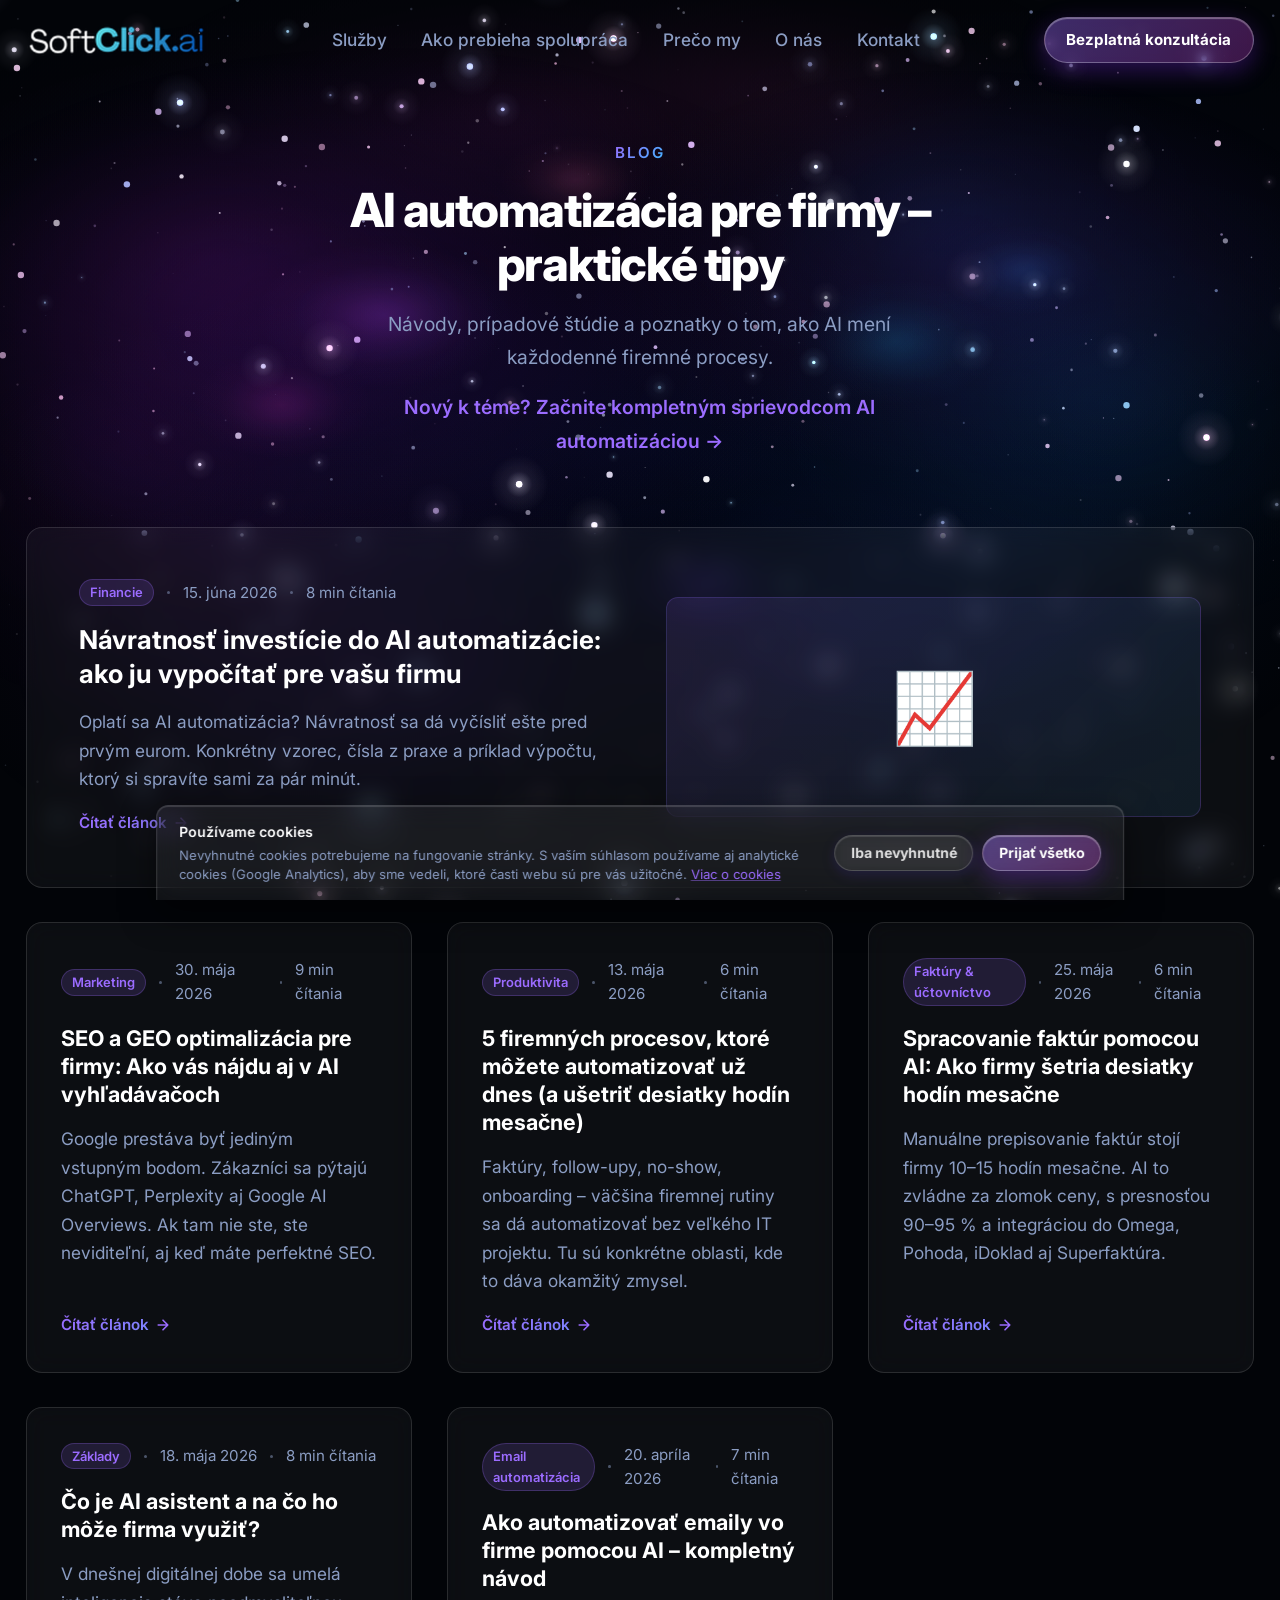
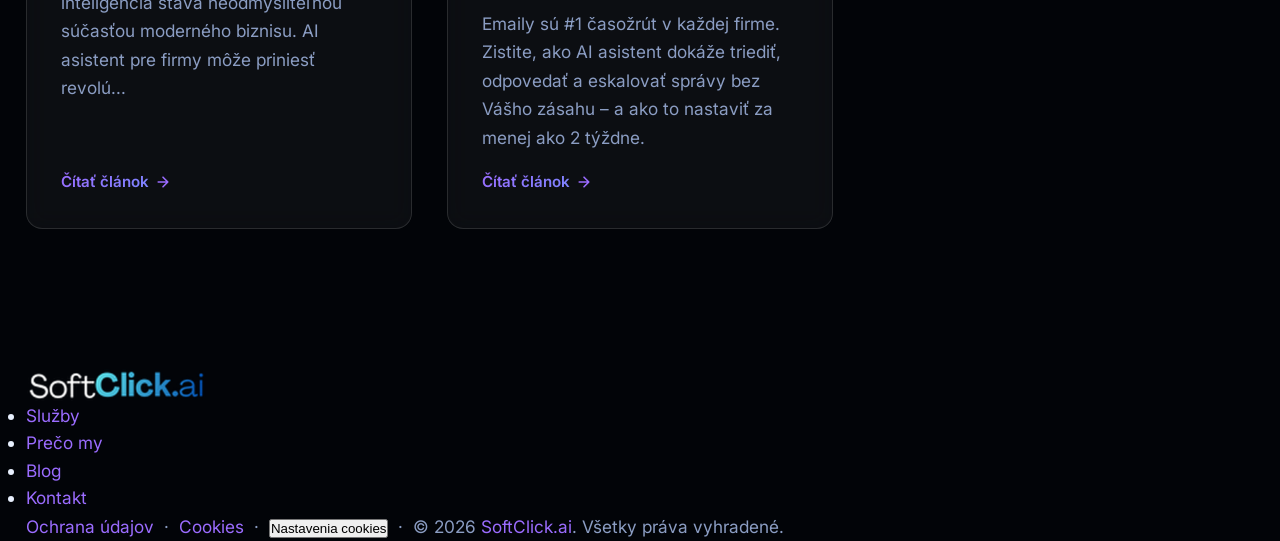
<file: blog/index.html>
<!DOCTYPE html>
<html lang="sk">
<head>
  <meta charset="UTF-8">
  <meta name="viewport" content="width=device-width, initial-scale=1.0">
  <title>Blog o AI automatizácii | SoftClick.ai</title>
  <meta name="description" content="Praktické tipy a návody o AI automatizácii pre firmy. Zistite, ako ušetriť 2–4 hodiny denne pomocou AI asistentov, automatizácie emailov a CRM.">
  <meta name="robots" content="index, follow">
  <link rel="canonical" href="https://softclick.ai/blog/">
  <meta property="og:title" content="Blog o AI automatizácii | SoftClick.ai">
  <meta property="og:description" content="Praktické tipy a návody o AI automatizácii pre firmy.">
  <meta property="og:type" content="website">
  <meta property="og:url" content="https://softclick.ai/blog/">
  <meta property="og:image" content="https://softclick.ai/assets/og-image.png">
  <meta property="og:locale" content="sk_SK">
  <meta property="og:site_name" content="SoftClick.ai">
  <link rel="icon" type="image/png" sizes="32x32" href="../assets/favicon-32.png">
  <link rel="icon" type="image/png" sizes="180x180" href="../assets/favicon.png">
  <link rel="apple-touch-icon" sizes="180x180" href="../assets/favicon.png">

  <script type="application/ld+json">
  {
    "@context": "https://schema.org",
    "@type": "Blog",
    "name": "SoftClick.ai Blog",
    "url": "https://softclick.ai/blog/",
    "description": "Praktické tipy a návody o AI automatizácii pre firmy.",
    "publisher": {
      "@type": "Organization",
      "name": "SoftClick.ai",
      "url": "https://softclick.ai",
      "logo": {"@type": "ImageObject", "url": "https://softclick.ai/assets/favicon.png", "width": 180, "height": 180}
    },
    "inLanguage": "sk"
  }
  </script>

  <link rel="preconnect" href="https://fonts.googleapis.com">
  <link rel="preconnect" href="https://fonts.gstatic.com" crossorigin>
  <link href="https://fonts.googleapis.com/css2?family=Inter:wght@400;500;600;700;800&display=swap" rel="stylesheet">
  <link rel="stylesheet" href="../css/variables.css?v=20260730g">
  <link rel="stylesheet" href="../css/base.css?v=20260730g">
  <link rel="stylesheet" href="../css/header.css?v=20260730g">
  <link rel="stylesheet" href="../css/buttons.css?v=20260730g">
  <link rel="stylesheet" href="../css/responsive.css?v=20260730g">
  <link rel="stylesheet" href="../css/cookies.css?v=20260730g">

  <style>
    /* Blog-specific styles */
    .blog-hero {
      text-align: center;
      padding: var(--space-5xl) var(--space-lg) var(--space-3xl);
      max-width: 47.5rem;
      margin: 0 auto;
    }
    .blog-hero__label {
      display: inline-block;
      font-size: var(--font-size-sm);
      font-weight: 600;
      letter-spacing: 0.12em;
      text-transform: uppercase;
      background: linear-gradient(135deg, var(--accent-violet), var(--accent-blue));
      -webkit-background-clip: text;
      -webkit-text-fill-color: transparent;
      background-clip: text;
      margin-bottom: var(--space-md);
    }
    .blog-hero h1 {
      font-size: var(--section-title);
      font-weight: 800;
      color: var(--text-heading);
      line-height: 1.15;
      margin-bottom: var(--space-md);
      letter-spacing: -0.03em;
    }
    .blog-hero p {
      font-size: var(--font-size-lg);
      color: var(--text-muted);
      max-width: 560px;
      margin: 0 auto;
    }

    /* Grid */
    .blog-grid-section {
      max-width: var(--container-max);
      margin: 0 auto;
      padding: 0 var(--container-padding) var(--space-5xl);
    }
    .blog-grid {
      display: grid;
      grid-template-columns: repeat(auto-fill, minmax(340px, 1fr));
      gap: var(--space-xl);
    }

    /* Card */
    .blog-card {
      background: var(--card-bg);
      border: 1px solid var(--card-border);
      border-radius: var(--radius-lg);
      padding: var(--space-xl);
      display: flex;
      flex-direction: column;
      gap: var(--space-md);
      text-decoration: none;
      transition: border-color var(--transition-base), transform var(--transition-base), box-shadow var(--transition-base);
      backdrop-filter: blur(12px);
    }
    .blog-card:hover {
      border-color: var(--card-border-hover);
      transform: translateY(-4px);
      box-shadow: var(--shadow-glow);
    }
    .blog-card__meta {
      display: flex;
      align-items: center;
      gap: var(--space-sm);
      font-size: var(--font-size-sm);
      color: var(--text-muted);
    }
    .blog-card__tag {
      display: inline-block;
      padding: 2px 10px;
      border-radius: var(--radius-full);
      background: rgba(155, 108, 255, 0.15);
      border: 1px solid rgba(155, 108, 255, 0.25);
      color: var(--accent-violet);
      font-size: 0.75rem;
      font-weight: 600;
    }
    .blog-card__dot {
      width: 3px;
      height: 3px;
      border-radius: 50%;
      background: var(--text-muted);
      opacity: 0.5;
    }
    .blog-card h2 {
      font-size: var(--font-size-xl);
      font-weight: 700;
      color: var(--text-heading);
      line-height: 1.3;
      margin: 0;
    }
    .blog-card p {
      font-size: var(--font-size-base);
      color: var(--text-muted);
      line-height: 1.65;
      margin: 0;
      flex: 1;
    }
    .blog-card__cta {
      display: flex;
      align-items: center;
      gap: 6px;
      font-size: var(--font-size-sm);
      font-weight: 600;
      background: linear-gradient(135deg, var(--accent-violet), var(--accent-blue));
      -webkit-background-clip: text;
      -webkit-text-fill-color: transparent;
      background-clip: text;
      margin-top: auto;
    }
    .blog-card__cta svg {
      stroke: var(--accent-violet);
      flex-shrink: 0;
      transition: transform var(--transition-fast);
    }
    .blog-card:hover .blog-card__cta svg {
      transform: translateX(4px);
    }

    /* Featured card */
    .blog-card--featured {
      grid-column: 1 / -1;
      display: grid;
      grid-template-columns: 1fr 1fr;
      gap: var(--space-2xl);
      align-items: center;
      padding: var(--space-2xl);
    }
    .blog-card--featured .blog-card__content {
      display: flex;
      flex-direction: column;
      gap: var(--space-md);
    }
    .blog-card--featured h2 {
      font-size: var(--font-size-2xl);
    }
    .blog-card--featured .blog-card__visual {
      background: linear-gradient(135deg, rgba(155,108,255,0.12) 0%, rgba(61,184,255,0.08) 100%);
      border: 1px solid rgba(155,108,255,0.2);
      border-radius: var(--radius-md);
      height: 220px;
      display: flex;
      align-items: center;
      justify-content: center;
      font-size: 4rem;
    }

    @media (max-width: 768px) {
      .blog-card--featured {
        grid-template-columns: 1fr;
      }
      .blog-card--featured .blog-card__visual {
        display: none;
      }
      .blog-grid {
        grid-template-columns: 1fr;
      }
    }
  </style>
  <noscript><style>body{opacity:1!important;}</style></noscript>
</head>
<body>

  <div class="aurora-bg" aria-hidden="true">
    <div class="aurora-layer aurora-layer--1"></div>
    <div class="aurora-layer aurora-layer--2"></div>
    <div class="aurora-layer aurora-layer--3"></div>
    <div class="aurora-layer aurora-layer--4"></div>
  </div>

  <canvas id="stars-canvas" aria-hidden="true"></canvas>

  <div class="page-wrapper">

    <header class="site-header" role="banner">
      <div class="header-inner">
        <a href="/" class="logo" aria-label="SoftClick.ai – Domov">
          <img src="../assets/logo-header.png" alt="SoftClick.ai" class="logo-img">
        </a>
        <nav aria-label="Hlavná navigácia">
          <ul class="nav-links">
            <li><a href="/#sluzby">Služby</a></li>
            <li><a href="/#proces">Ako prebieha spolupráca</a></li>
            <li><a href="/#preco">Prečo my</a></li>
            <li><a href="/#onas">O nás</a></li>
            <li><a href="/#kontakt">Kontakt</a></li>
          </ul>
        </nav>
        <div class="header-cta">
          <a href="/#kontakt" class="btn btn-primary btn-sm">Bezplatná konzultácia</a>
        </div>
        <button class="hamburger" aria-label="Otvoriť menu" aria-expanded="false" aria-controls="mobile-menu">
          <span></span><span></span><span></span>
        </button>
      </div>
    </header>

    <main id="main">

      <section class="blog-hero">
        <span class="blog-hero__label">Blog</span>
        <h1>AI automatizácia pre firmy – praktické tipy</h1>
        <p>Návody, prípadové štúdie a poznatky o tom, ako AI mení každodenné firemné procesy.</p>
        <p style="margin-top:var(--space-md)"><a href="/ai-automatizacia.html" style="font-weight:600">Nový k téme? Začnite kompletným sprievodcom AI automatizáciou →</a></p>
      </section>

      <section class="blog-grid-section">
        <div class="blog-grid">

          <!-- Featured article -->
          <a href="/blog/navratnost-investicie-do-ai.html" class="blog-card blog-card--featured">
            <div class="blog-card__content">
              <div class="blog-card__meta">
                <span class="blog-card__tag">Financie</span>
                <span class="blog-card__dot"></span>
                <span>15. júna 2026</span>
                <span class="blog-card__dot"></span>
                <span>8 min čítania</span>
              </div>
              <h2>Návratnosť investície do AI automatizácie: ako ju vypočítať pre vašu firmu</h2>
              <p>Oplatí sa AI automatizácia? Návratnosť sa dá vyčísliť ešte pred prvým eurom. Konkrétny vzorec, čísla z praxe a príklad výpočtu, ktorý si spravíte sami za pár minút.</p>
              <span class="blog-card__cta">
                Čítať článok
                <svg width="16" height="16" viewBox="0 0 20 20" fill="none">
                  <path d="M4 10h12M10 4l6 6-6 6" stroke-width="2" stroke-linecap="round" stroke-linejoin="round"/>
                </svg>
              </span>
            </div>
            <div class="blog-card__visual" aria-hidden="true">📈</div>
          </a>

          <!-- Article: seo-geo-optimalizacia -->
          <a href="/blog/seo-geo-optimalizacia-pre-firmy.html" class="blog-card">
            <div class="blog-card__meta">
              <span class="blog-card__tag">Marketing</span>
              <span class="blog-card__dot"></span>
              <span>30. mája 2026</span>
              <span class="blog-card__dot"></span>
              <span>9 min čítania</span>
            </div>
            <h2>SEO a GEO optimalizácia pre firmy: Ako vás nájdu aj v AI vyhľadávačoch</h2>
            <p>Google prestáva byť jediným vstupným bodom. Zákazníci sa pýtajú ChatGPT, Perplexity aj Google AI Overviews. Ak tam nie ste, ste neviditeľní, aj keď máte perfektné SEO.</p>
            <span class="blog-card__cta">
              Čítať článok
              <svg width="16" height="16" viewBox="0 0 20 20" fill="none">
                <path d="M4 10h12M10 4l6 6-6 6" stroke-width="2" stroke-linecap="round" stroke-linejoin="round"/>
              </svg>
            </span>
          </a>

          <!-- Article: 5-firemnych-procesov -->
          <a href="/blog/5-firemnych-procesov-na-automatizaciu.html" class="blog-card">
            <div class="blog-card__meta">
              <span class="blog-card__tag">Produktivita</span>
              <span class="blog-card__dot"></span>
              <span>13. mája 2026</span>
              <span class="blog-card__dot"></span>
              <span>6 min čítania</span>
            </div>
            <h2>5 firemných procesov, ktoré môžete automatizovať už dnes (a ušetriť desiatky hodín mesačne)</h2>
            <p>Faktúry, follow-upy, no-show, onboarding – väčšina firemnej rutiny sa dá automatizovať bez veľkého IT projektu. Tu sú konkrétne oblasti, kde to dáva okamžitý zmysel.</p>
            <span class="blog-card__cta">
              Čítať článok
              <svg width="16" height="16" viewBox="0 0 20 20" fill="none">
                <path d="M4 10h12M10 4l6 6-6 6" stroke-width="2" stroke-linecap="round" stroke-linejoin="round"/>
              </svg>
            </span>
          </a>

          
          <!-- Article: spracovanie-faktur-ai -->
          <a href="/blog/spracovanie-faktur-ai.html" class="blog-card">
            <div class="blog-card__meta">
              <span class="blog-card__tag">Faktúry &amp; účtovníctvo</span>
              <span class="blog-card__dot"></span>
              <span>25. mája 2026</span>
              <span class="blog-card__dot"></span>
              <span>6 min čítania</span>
            </div>
            <h2>Spracovanie faktúr pomocou AI: Ako firmy šetria desiatky hodín mesačne</h2>
            <p>Manuálne prepisovanie faktúr stojí firmy 10–15 hodín mesačne. AI to zvládne za zlomok ceny, s presnosťou 90–95 % a integráciou do Omega, Pohoda, iDoklad aj Superfaktúra.</p>
            <span class="blog-card__cta">
              Čítať článok
              <svg width="16" height="16" viewBox="0 0 20 20" fill="none">
                <path d="M4 10h12M10 4l6 6-6 6" stroke-width="2" stroke-linecap="round" stroke-linejoin="round"/>
              </svg>
            </span>
          </a>

          <!-- Article: co-je-ai-asistent -->
          <a href="/blog/co-je-ai-asistent.html" class="blog-card">
            <div class="blog-card__meta">
              <span class="blog-card__tag">Základy</span>
              <span class="blog-card__dot"></span>
              <span>18. mája 2026</span>
              <span class="blog-card__dot"></span>
              <span>8 min čítania</span>
            </div>
            <h2>Čo je AI asistent a na čo ho môže firma využiť?</h2>
            <p>V dnešnej digitálnej dobe sa umelá inteligencia stáva neodmysliteľnou súčasťou moderného biznisu. AI asistent pre firmy môže priniesť revolú...</p>
            <span class="blog-card__cta">
              Čítať článok
              <svg width="16" height="16" viewBox="0 0 20 20" fill="none">
                <path d="M4 10h12M10 4l6 6-6 6" stroke-width="2" stroke-linecap="round" stroke-linejoin="round"/>
              </svg>
            </span>
          </a>

          <!-- Article: ai-automatizacia-emailov -->
          <a href="/blog/ai-automatizacia-emailov.html" class="blog-card">
            <div class="blog-card__meta">
              <span class="blog-card__tag">Email automatizácia</span>
              <span class="blog-card__dot"></span>
              <span>20. apríla 2026</span>
              <span class="blog-card__dot"></span>
              <span>7 min čítania</span>
            </div>
            <h2>Ako automatizovať emaily vo firme pomocou AI – kompletný návod</h2>
            <p>Emaily sú #1 časožrút v každej firme. Zistite, ako AI asistent dokáže triediť, odpovedať a eskalovať správy bez Vášho zásahu – a ako to nastaviť za menej ako 2 týždne.</p>
            <span class="blog-card__cta">
              Čítať článok
              <svg width="16" height="16" viewBox="0 0 20 20" fill="none">
                <path d="M4 10h12M10 4l6 6-6 6" stroke-width="2" stroke-linecap="round" stroke-linejoin="round"/>
              </svg>
            </span>
          </a>

        </div>
      </section>

    </main>

    <footer class="site-footer" role="contentinfo">
      <div class="container">
        <div class="footer-inner">
          <a href="/" class="footer-logo logo" aria-label="SoftClick.ai">
            <img src="../assets/logo-header.png" alt="SoftClick.ai" class="logo-img">
          </a>
          <ul class="footer-links">
            <li><a href="/#sluzby">Služby</a></li>
            <li><a href="/#preco">Prečo my</a></li>
            <li><a href="/blog/">Blog</a></li>
            <li><a href="/#kontakt">Kontakt</a></li>
          </ul>
          <p class="footer-copy"><a href="../ochrana-osobnych-udajov.html">Ochrana údajov</a> &nbsp;·&nbsp; <a href="../cookies.html">Cookies</a> &nbsp;·&nbsp; <button type="button" class="footer-link-btn" data-cookie-settings>Nastavenia cookies</button> &nbsp;·&nbsp; &copy; 2026 <a href="/">SoftClick.ai</a>. Všetky práva vyhradené.</p>
        </div>
      </div>
    </footer>

  </div>

  <script src="../js/stars.js?v=20260730g"></script>
  <script src="../js/main.js?v=20260730g"></script>
  <script src="../js/animations.js?v=20260730g"></script>
  <script src="../js/cookies.js?v=20260730g"></script>
</body>
</html>
</file>
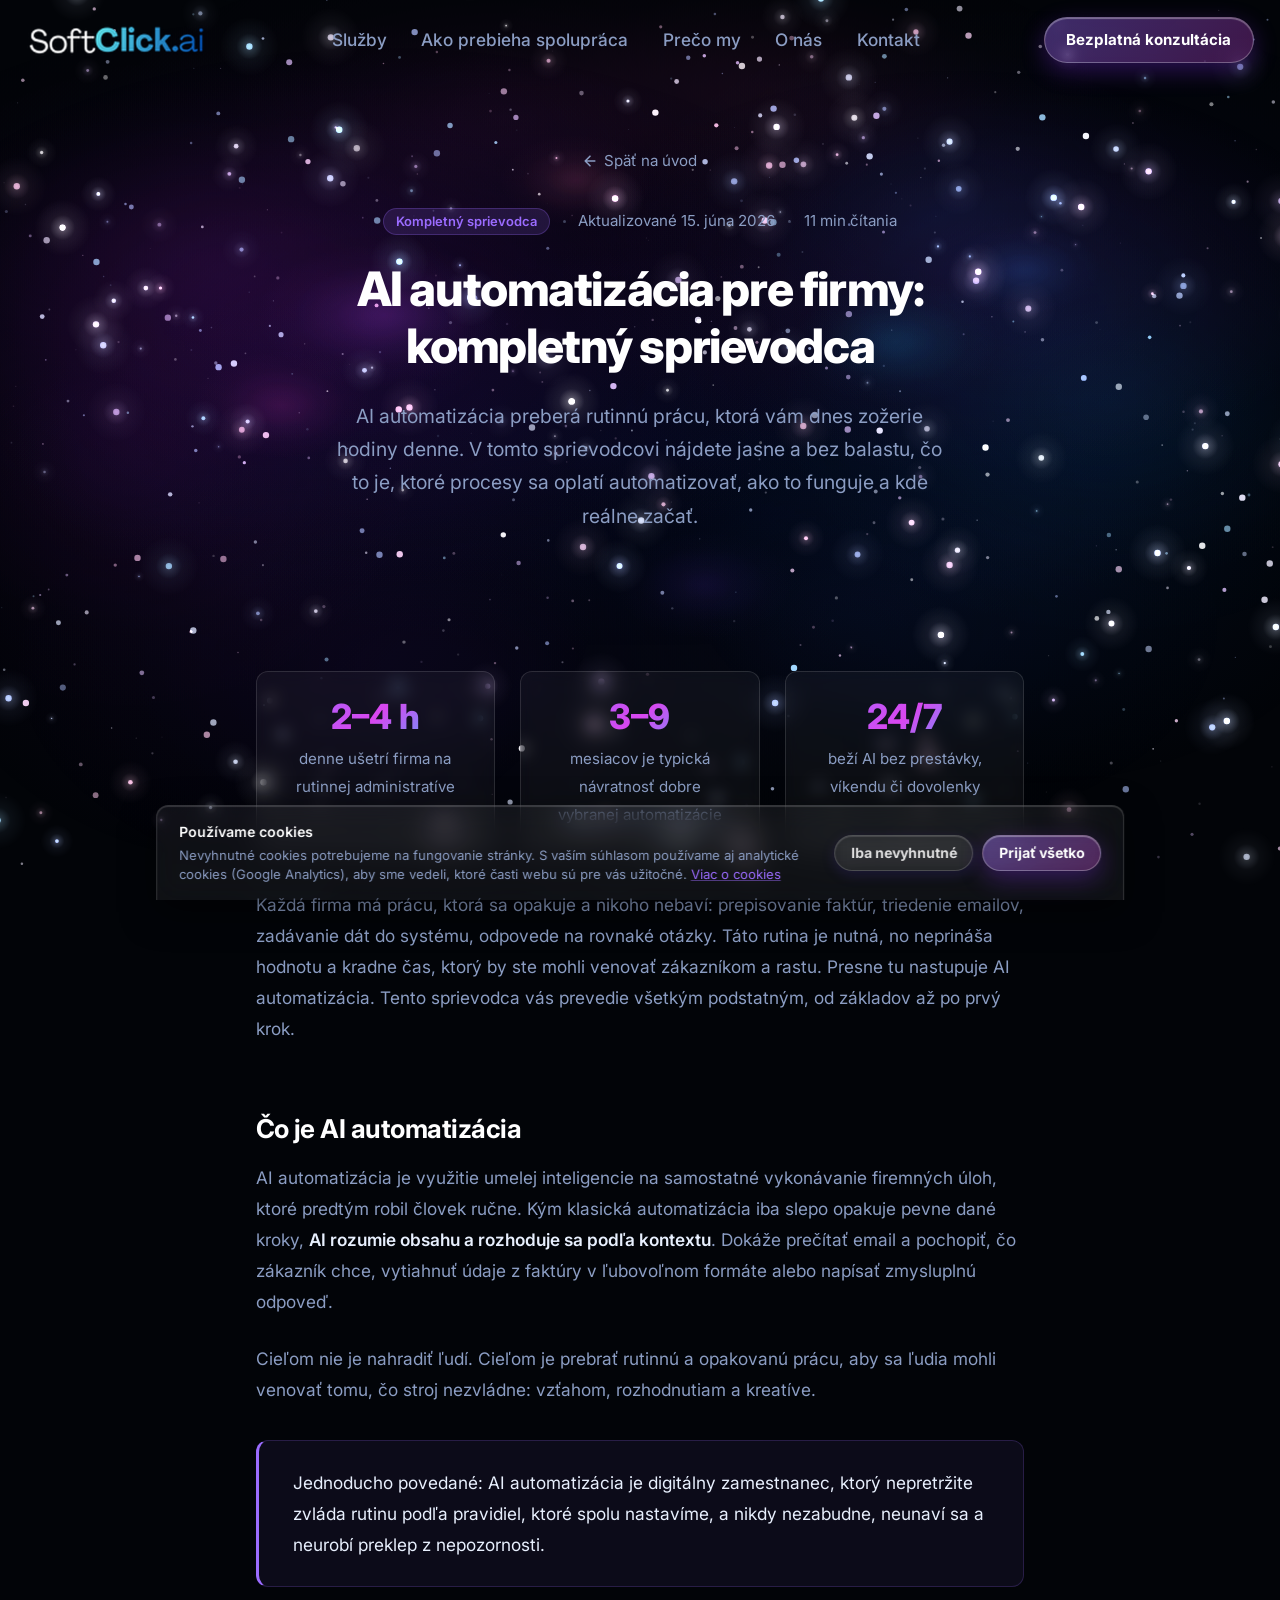
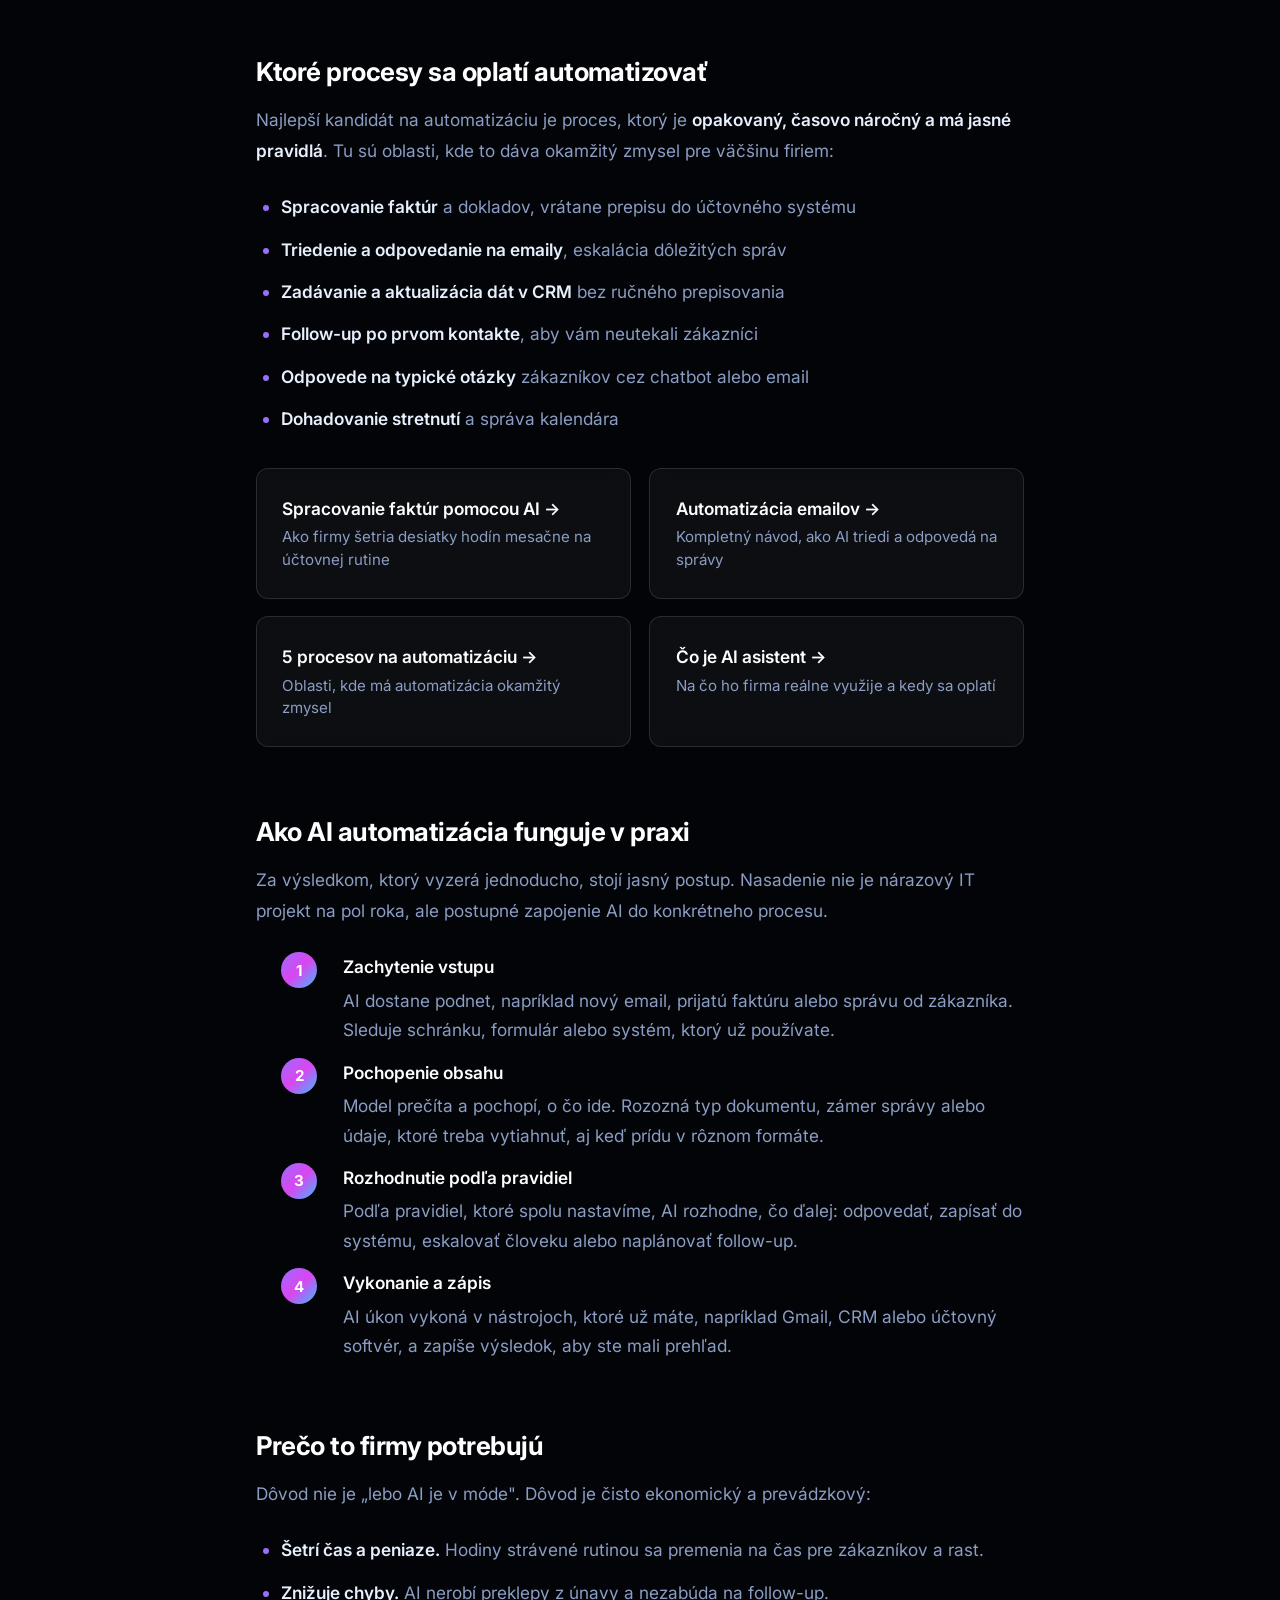
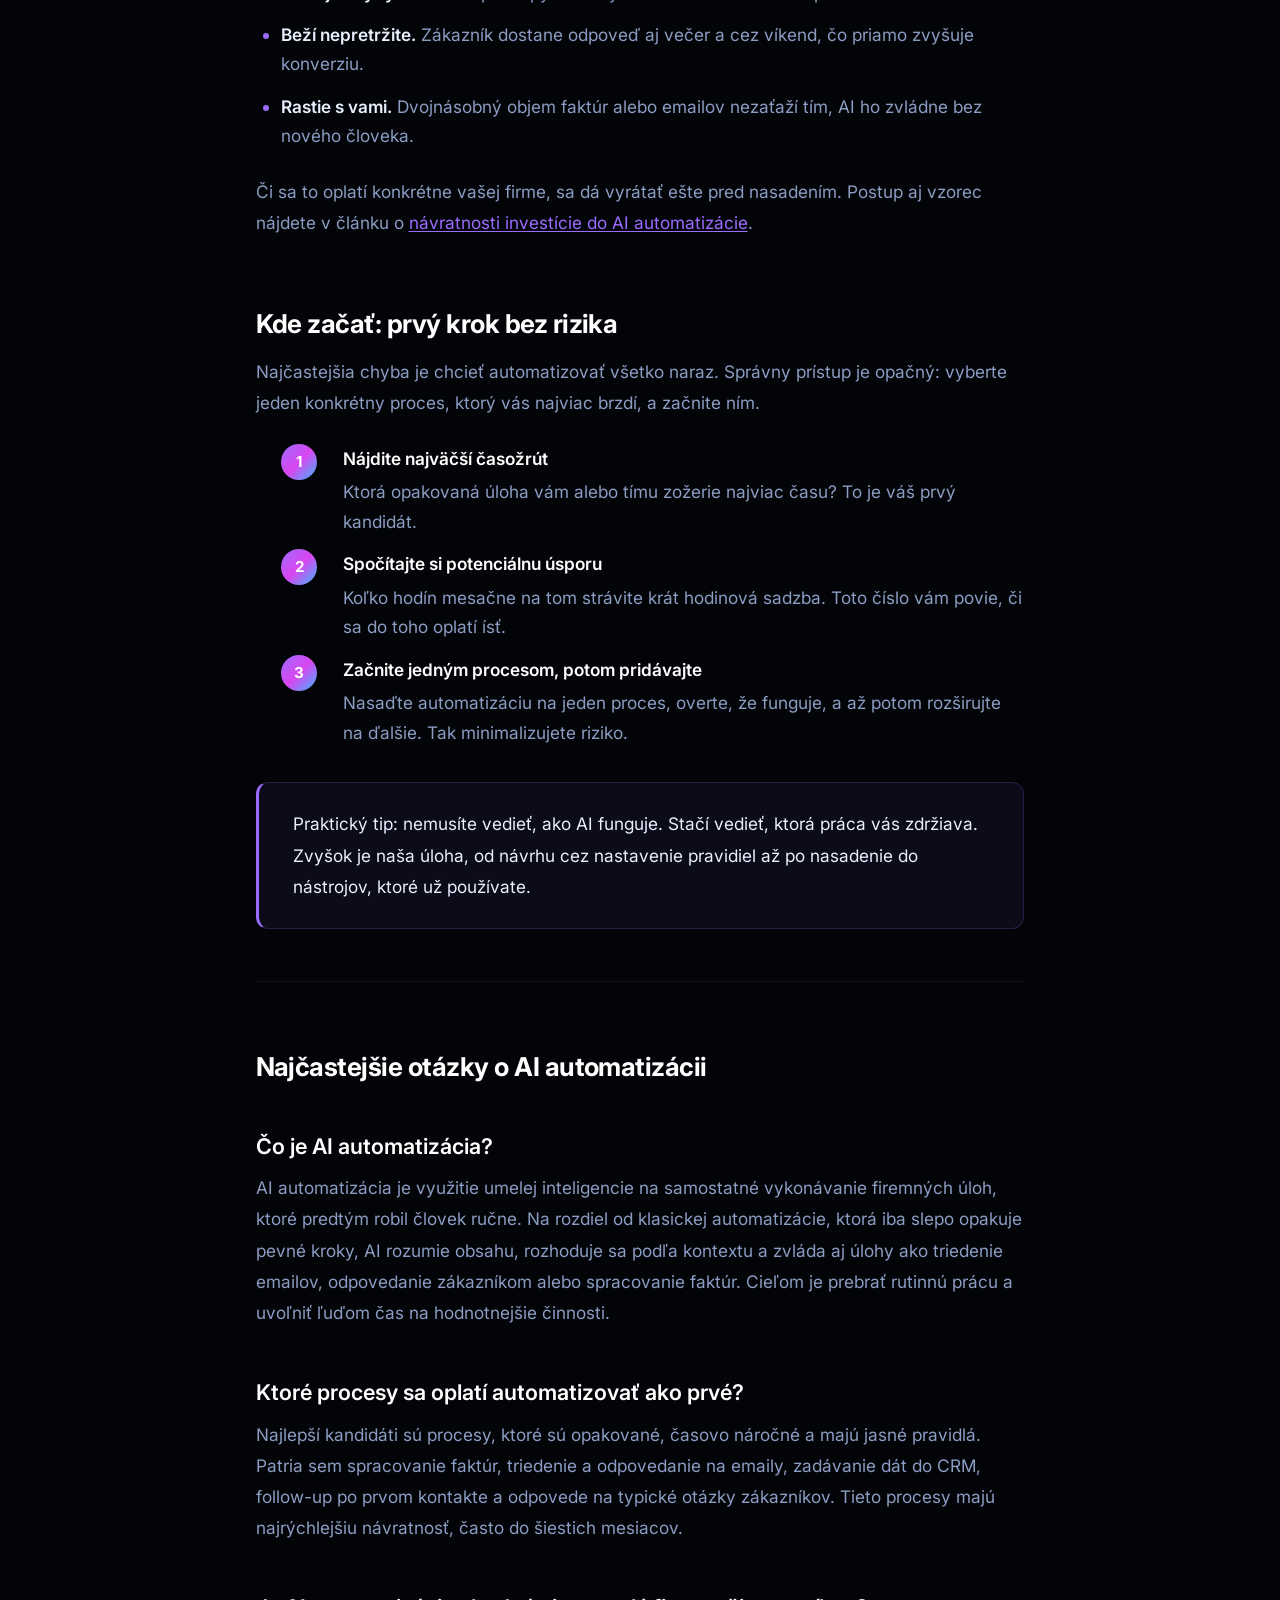
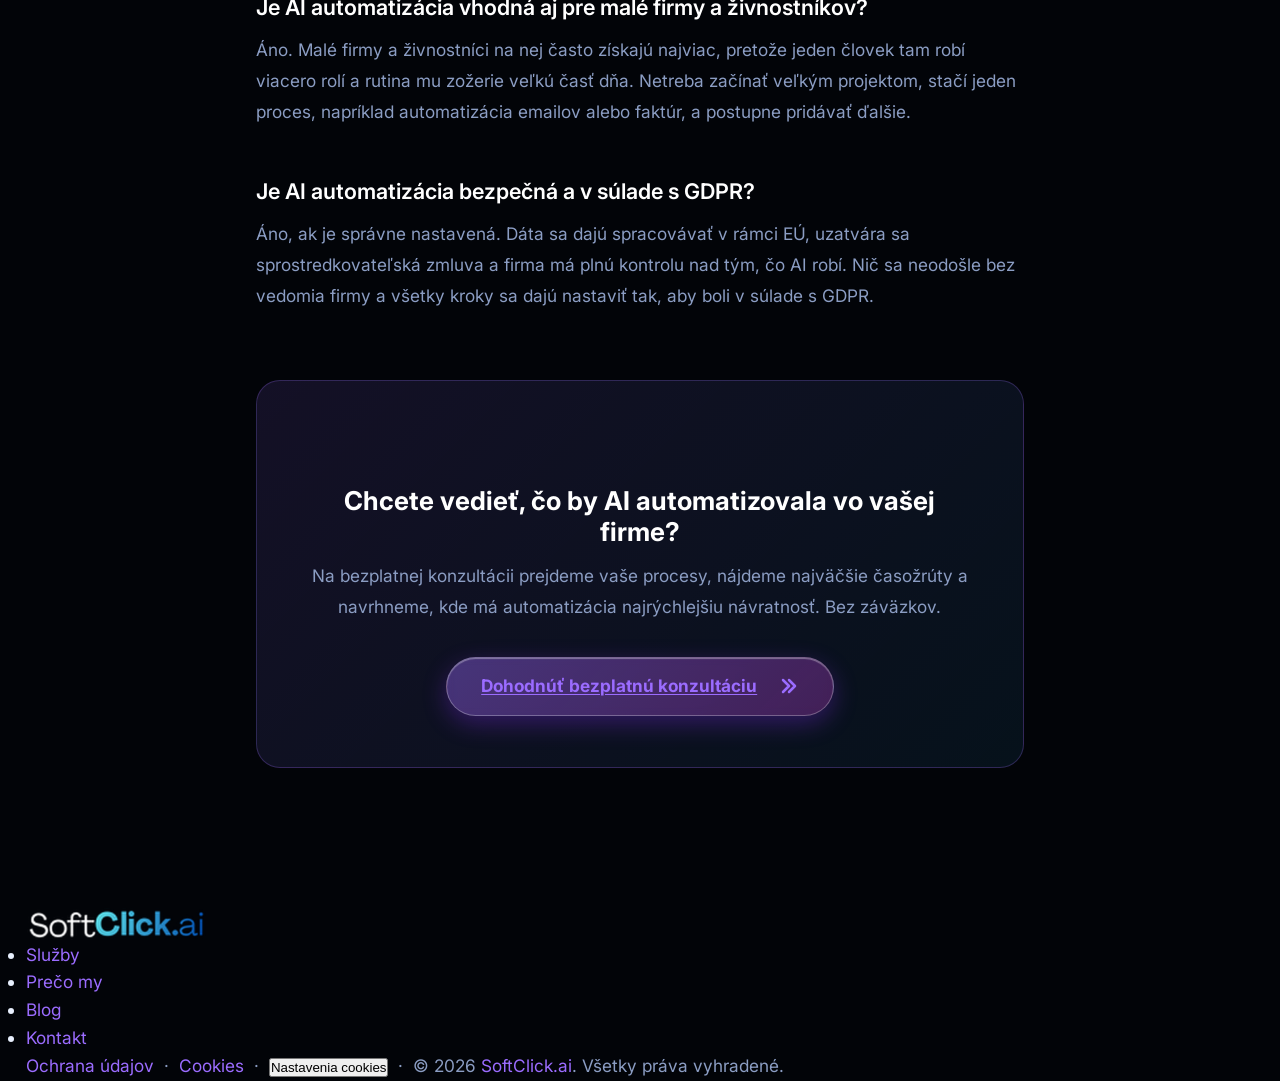
<file: ai-automatizacia.html>
<!DOCTYPE html>
<html lang="sk">
<head>
  <meta charset="UTF-8">
  <meta name="viewport" content="width=device-width, initial-scale=1.0">
  <title>AI automatizácia: kompletný sprievodca pre firmy (2026) | SoftClick.ai</title>
  <meta name="description" content="Čo je AI automatizácia, ktoré procesy sa oplatí automatizovať, ako to funguje a kde začať. Kompletný sprievodca AI automatizáciou pre slovenské firmy.">
  <meta name="keywords" content="AI automatizácia, AI automatizácia pre firmy, automatizácia procesov, AI asistent, čo je AI automatizácia, automatizácia firemných procesov">
  <meta name="robots" content="index, follow, max-snippet:-1, max-image-preview:large">
  <meta name="geo.region" content="SK-BC">
  <meta name="geo.placename" content="Banská Bystrica, Slovakia">
  <link rel="canonical" href="https://softclick.ai/ai-automatizacia.html">
  <meta property="og:title" content="AI automatizácia: kompletný sprievodca pre firmy (2026) | SoftClick.ai">
  <meta property="og:description" content="Čo je AI automatizácia, ktoré procesy sa oplatí automatizovať, ako to funguje a kde začať. Kompletný sprievodca pre slovenské firmy.">
  <meta property="og:type" content="article">
  <meta property="og:url" content="https://softclick.ai/ai-automatizacia.html">
  <meta property="og:image" content="https://softclick.ai/assets/og-image.png">
  <meta property="og:locale" content="sk_SK">
  <meta property="og:site_name" content="SoftClick.ai">
  <meta property="article:published_time" content="2026-06-15">
  <meta property="article:author" content="Marek Sásik">
  <link rel="icon" type="image/png" sizes="32x32" href="assets/favicon-32.png">
  <link rel="icon" type="image/png" sizes="180x180" href="assets/favicon.png">

  <script type="application/ld+json">
  {
    "@context": "https://schema.org",
    "@type": "Article",
    "headline": "AI automatizácia: kompletný sprievodca pre firmy",
    "description": "Čo je AI automatizácia, ktoré procesy sa oplatí automatizovať, ako to funguje a kde začať. Kompletný sprievodca AI automatizáciou pre slovenské firmy.",
    "image": "https://softclick.ai/assets/og-image.png",
    "author": {
      "@type": "Person",
      "name": "Marek Sásik",
      "jobTitle": "Co-Founder",
      "worksFor": {"@type": "Organization", "name": "SoftClick.ai", "url": "https://softclick.ai"}
    },
    "publisher": {
      "@type": "Organization",
      "name": "SoftClick.ai",
      "url": "https://softclick.ai",
      "logo": {"@type": "ImageObject", "url": "https://softclick.ai/assets/favicon.png", "width": 180, "height": 180}
    },
    "datePublished": "2026-06-15",
    "dateModified": "2026-06-15",
    "url": "https://softclick.ai/ai-automatizacia.html",
    "inLanguage": "sk",
    "keywords": "AI automatizácia, AI automatizácia pre firmy, automatizácia procesov, AI asistent",
    "articleSection": "Základy",
    "timeRequired": "PT11M"
  }
  </script>

  <script type="application/ld+json">
  {
    "@context": "https://schema.org",
    "@type": "BreadcrumbList",
    "itemListElement": [
      {"@type": "ListItem", "position": 1, "name": "Domov", "item": "https://softclick.ai/"},
      {"@type": "ListItem", "position": 2, "name": "AI automatizácia", "item": "https://softclick.ai/ai-automatizacia.html"}
    ]
  }
  </script>

  <script type="application/ld+json">
  {
    "@context": "https://schema.org",
    "@type": "FAQPage",
    "mainEntity": [
      {
        "@type": "Question",
        "name": "Čo je AI automatizácia?",
        "acceptedAnswer": {
          "@type": "Answer",
          "text": "AI automatizácia je využitie umelej inteligencie na samostatné vykonávanie firemných úloh, ktoré predtým robil človek ručne. Na rozdiel od klasickej automatizácie, ktorá iba slepo opakuje pevné kroky, AI rozumie obsahu, rozhoduje sa podľa kontextu a zvláda aj úlohy ako triedenie emailov, odpovedanie zákazníkom alebo spracovanie faktúr. Cieľom je prebrať rutinnú prácu a uvoľniť ľuďom čas na hodnotnejšie činnosti."
        }
      },
      {
        "@type": "Question",
        "name": "Ktoré procesy sa oplatí automatizovať ako prvé?",
        "acceptedAnswer": {
          "@type": "Answer",
          "text": "Najlepší kandidáti sú procesy, ktoré sú opakované, časovo náročné a majú jasné pravidlá. Patria sem spracovanie faktúr, triedenie a odpovedanie na emaily, zadávanie dát do CRM, follow-up po prvom kontakte a odpovede na typické otázky zákazníkov. Tieto procesy majú najrýchlejšiu návratnosť, často do šiestich mesiacov."
        }
      },
      {
        "@type": "Question",
        "name": "Je AI automatizácia vhodná aj pre malé firmy a živnostníkov?",
        "acceptedAnswer": {
          "@type": "Answer",
          "text": "Áno. Malé firmy a živnostníci na nej často získajú najviac, pretože jeden človek tam robí viacero rolí a rutina mu zožerie veľkú časť dňa. Netreba začínať veľkým projektom, stačí jeden proces, napríklad automatizácia emailov alebo faktúr, a postupne pridávať ďalšie."
        }
      },
      {
        "@type": "Question",
        "name": "Je AI automatizácia bezpečná a v súlade s GDPR?",
        "acceptedAnswer": {
          "@type": "Answer",
          "text": "Áno, ak je správne nastavená. Dáta sa dajú spracovávať v rámci EÚ, uzatvára sa sprostredkovateľská zmluva a firma má plnú kontrolu nad tým, čo AI robí. Nič sa neodošle bez vedomia firmy a všetky kroky sa dajú nastaviť tak, aby boli v súlade s GDPR."
        }
      }
    ]
  }
  </script>

  <link rel="preconnect" href="https://fonts.googleapis.com">
  <link rel="preconnect" href="https://fonts.gstatic.com" crossorigin>
  <link href="https://fonts.googleapis.com/css2?family=Inter:wght@400;500;600;700;800&display=swap" rel="stylesheet">
  <link rel="stylesheet" href="css/variables.css?v=20260730g">
  <link rel="stylesheet" href="css/base.css?v=20260730g">
  <link rel="stylesheet" href="css/header.css?v=20260730g">
  <link rel="stylesheet" href="css/buttons.css?v=20260730g">
  <link rel="stylesheet" href="css/responsive.css?v=20260730g">
  <link rel="stylesheet" href="css/cookies.css?v=20260730g">

  <style>
    .article-header {
      max-width: 47.5rem;
      margin: 0 auto;
      padding: calc(var(--header-height) + var(--space-3xl)) var(--space-lg) var(--space-2xl);
      text-align: center;
    }
    .article-header__back {
      display: inline-flex;
      align-items: center;
      gap: 6px;
      font-size: var(--font-size-sm);
      color: var(--text-muted);
      text-decoration: none;
      margin-bottom: var(--space-xl);
      transition: color var(--transition-fast);
    }
    .article-header__back:hover { color: var(--accent-violet); }
    .article-header__meta {
      display: flex;
      align-items: center;
      justify-content: center;
      gap: var(--space-sm);
      font-size: var(--font-size-sm);
      color: var(--text-muted);
      margin-bottom: var(--space-lg);
      flex-wrap: wrap;
    }
    .article-header__tag {
      display: inline-block;
      padding: 2px 12px;
      border-radius: var(--radius-full);
      background: rgba(155, 108, 255, 0.15);
      border: 1px solid rgba(155, 108, 255, 0.25);
      color: var(--accent-violet);
      font-size: 0.75rem;
      font-weight: 600;
    }
    .article-header__dot { width: 3px; height: 3px; border-radius: 50%; background: var(--text-muted); opacity: 0.4; }
    .article-header h1 {
      font-size: clamp(1.75rem, 3vw + 0.75rem, 2.75rem);
      font-weight: 800;
      color: var(--text-heading);
      line-height: 1.2;
      letter-spacing: -0.03em;
      margin-bottom: var(--space-lg);
    }
    .article-header__lead { font-size: var(--font-size-lg); color: var(--text-muted); line-height: 1.7; max-width: 620px; margin: 0 auto; }
    .article-body { max-width: 47.5rem; margin: 0 auto; padding: var(--space-2xl) var(--space-lg) var(--space-5xl); }
    .article-body h2 { font-size: var(--font-size-2xl); font-weight: 700; color: var(--text-heading); margin: var(--space-3xl) 0 var(--space-md); letter-spacing: -0.02em; }
    .article-body h3 { font-size: var(--font-size-xl); font-weight: 600; color: var(--text-heading); margin: var(--space-2xl) 0 var(--space-sm); }
    .article-body p { font-size: var(--font-size-base); color: var(--text-muted); line-height: 1.8; margin-bottom: var(--space-lg); }
    .article-body strong { color: var(--text-light); font-weight: 600; }
    .article-body a { color: var(--accent-violet); text-decoration: underline; text-underline-offset: 2px; transition: opacity var(--transition-fast); }
    .article-body a:hover { opacity: 0.8; }
    .article-body ul, .article-body ol { margin: 0 0 var(--space-lg) var(--space-lg); display: flex; flex-direction: column; gap: var(--space-sm); }
    .article-body li { font-size: var(--font-size-base); color: var(--text-muted); line-height: 1.7; }
    .article-body li::marker { color: var(--accent-violet); }
    .callout { background: rgba(155, 108, 255, 0.07); border: 1px solid rgba(155, 108, 255, 0.2); border-left: 3px solid var(--accent-violet); border-radius: var(--radius-md); padding: var(--space-lg) var(--space-xl); margin: var(--space-xl) 0; }
    .callout p { margin: 0; color: var(--text-light); }
    .stat-grid { display: grid; grid-template-columns: repeat(3, 1fr); gap: var(--space-lg); margin: var(--space-xl) 0; }
    .stat-card { background: var(--card-bg); border: 1px solid var(--card-border); border-radius: var(--radius-md); padding: var(--space-lg); text-align: center; backdrop-filter: blur(8px); }
    .stat-card__number { font-size: var(--font-size-3xl); font-weight: 800; background: var(--cta-gradient); -webkit-background-clip: text; -webkit-text-fill-color: transparent; background-clip: text; display: block; line-height: 1.1; margin-bottom: var(--space-xs); }
    .stat-card__label { font-size: var(--font-size-sm); color: var(--text-muted); }
    .steps { counter-reset: steps; list-style: none; margin: 0 0 var(--space-xl); padding: 0; display: flex; flex-direction: column; gap: var(--space-lg); }
    .steps li { counter-increment: steps; display: flex; gap: var(--space-lg); align-items: flex-start; }
    .steps li::before { content: counter(steps); flex-shrink: 0; width: 36px; height: 36px; border-radius: 50%; background: var(--cta-gradient); color: #fff; font-size: var(--font-size-sm); font-weight: 700; display: flex; align-items: center; justify-content: center; }
    .steps li > div { flex: 1; }
    .steps li strong { display: block; color: var(--text-heading); font-weight: 600; margin-bottom: 4px; }
    .steps li span { color: var(--text-muted); font-size: var(--font-size-base); line-height: 1.65; }
    .guide-links { display: grid; grid-template-columns: repeat(2, 1fr); gap: var(--space-md); margin: var(--space-xl) 0; }
    .guide-links a { display: flex; flex-direction: column; gap: 4px; background: var(--card-bg); border: 1px solid var(--card-border); border-radius: var(--radius-md); padding: var(--space-lg); text-decoration: none; transition: border-color var(--transition-base), transform var(--transition-base); backdrop-filter: blur(8px); }
    .guide-links a:hover { border-color: var(--card-border-hover); transform: translateY(-3px); }
    .guide-links strong { color: var(--text-heading); font-weight: 600; font-size: var(--font-size-base); }
    .guide-links span { color: var(--text-muted); font-size: var(--font-size-sm); line-height: 1.5; }
    .article-cta { background: linear-gradient(135deg, rgba(155,108,255,0.12), rgba(61,184,255,0.08)); border: 1px solid rgba(155,108,255,0.25); border-radius: var(--radius-xl); padding: var(--space-2xl); text-align: center; margin-top: var(--space-3xl); }
    .article-cta h3 { font-size: var(--font-size-2xl); font-weight: 700; color: var(--text-heading); margin-bottom: var(--space-sm); }
    .article-cta p { color: var(--text-muted); margin-bottom: var(--space-xl); }
    .article-divider { border: none; border-top: 1px solid rgba(155,108,255,0.1); margin: var(--space-2xl) 0; }
    .compare-table { width: 100%; border-collapse: collapse; margin: var(--space-xl) 0; }
    .compare-table th, .compare-table td { padding: var(--space-md) var(--space-lg); text-align: left; border-bottom: 1px solid rgba(155,108,255,0.1); font-size: var(--font-size-base); }
    .compare-table th { color: var(--text-heading); font-weight: 600; font-size: var(--font-size-sm); text-transform: uppercase; letter-spacing: 0.05em; background: rgba(155,108,255,0.06); }
    .compare-table td { color: var(--text-muted); }
    .compare-table td:first-child { color: var(--text-light); font-weight: 500; }
    @media (max-width: 640px) { .stat-grid { grid-template-columns: 1fr; } .guide-links { grid-template-columns: 1fr; } .compare-table { font-size: 0.85rem; } .compare-table th, .compare-table td { padding: var(--space-sm) var(--space-md); } }
  </style>
  <noscript><style>body{opacity:1!important;}</style></noscript>
</head>
<body>

  <div class="aurora-bg" aria-hidden="true">
    <div class="aurora-layer aurora-layer--1"></div>
    <div class="aurora-layer aurora-layer--2"></div>
    <div class="aurora-layer aurora-layer--3"></div>
    <div class="aurora-layer aurora-layer--4"></div>
  </div>
  <canvas id="stars-canvas" aria-hidden="true"></canvas>

  <div class="page-wrapper">
    <header class="site-header" role="banner">
      <div class="header-inner">
        <a href="/" class="logo" aria-label="SoftClick.ai – Domov">
          <img src="assets/logo-header.png" alt="SoftClick.ai" class="logo-img">
        </a>
        <nav aria-label="Hlavná navigácia">
          <ul class="nav-links">
            <li><a href="/#sluzby">Služby</a></li>
            <li><a href="/#proces">Ako prebieha spolupráca</a></li>
            <li><a href="/#preco">Prečo my</a></li>
            <li><a href="/#onas">O nás</a></li>
            <li><a href="/#kontakt">Kontakt</a></li>
          </ul>
        </nav>
        <div class="header-cta">
          <a href="/#kontakt" class="btn btn-primary btn-sm">Bezplatná konzultácia</a>
        </div>
        <button class="hamburger" aria-label="Otvoriť menu" aria-expanded="false">
          <span></span><span></span><span></span>
        </button>
      </div>
    </header>

    <main id="main">
      <header class="article-header">
        <a href="/" class="article-header__back">
          <svg width="16" height="16" viewBox="0 0 20 20" fill="none">
            <path d="M16 10H4M10 4L4 10l6 6" stroke="currentColor" stroke-width="2" stroke-linecap="round" stroke-linejoin="round"/>
          </svg>
          Späť na úvod
        </a>
        <div class="article-header__meta">
          <span class="article-header__tag">Kompletný sprievodca</span>
          <span class="article-header__dot"></span>
          <span>Aktualizované 15. júna 2026</span>
          <span class="article-header__dot"></span>
          <span>11 min čítania</span>
        </div>
        <h1>AI automatizácia pre firmy: kompletný sprievodca</h1>
        <p class="article-header__lead">AI automatizácia preberá rutinnú prácu, ktorá vám dnes zožerie hodiny denne. V tomto sprievodcovi nájdete jasne a bez balastu, čo to je, ktoré procesy sa oplatí automatizovať, ako to funguje a kde reálne začať.</p>
      </header>

      <article class="article-body">
        <div class="stat-grid">
          <div class="stat-card">
            <span class="stat-card__number">2–4 h</span>
            <span class="stat-card__label">denne ušetrí firma na rutinnej administratíve</span>
          </div>
          <div class="stat-card">
            <span class="stat-card__number">3–9</span>
            <span class="stat-card__label">mesiacov je typická návratnosť dobre vybranej automatizácie</span>
          </div>
          <div class="stat-card">
            <span class="stat-card__number">24/7</span>
            <span class="stat-card__label">beží AI bez prestávky, víkendu či dovolenky</span>
          </div>
        </div>

        <p>Každá firma má prácu, ktorá sa opakuje a nikoho nebaví: prepisovanie faktúr, triedenie emailov, zadávanie dát do systému, odpovede na rovnaké otázky. Táto rutina je nutná, no neprináša hodnotu a kradne čas, ktorý by ste mohli venovať zákazníkom a rastu. Presne tu nastupuje AI automatizácia. Tento sprievodca vás prevedie všetkým podstatným, od základov až po prvý krok.</p>

        <h2>Čo je AI automatizácia</h2>
        <p>AI automatizácia je využitie umelej inteligencie na samostatné vykonávanie firemných úloh, ktoré predtým robil človek ručne. Kým klasická automatizácia iba slepo opakuje pevne dané kroky, <strong>AI rozumie obsahu a rozhoduje sa podľa kontextu</strong>. Dokáže prečítať email a pochopiť, čo zákazník chce, vytiahnuť údaje z faktúry v ľubovoľnom formáte alebo napísať zmysluplnú odpoveď.</p>
        <p>Cieľom nie je nahradiť ľudí. Cieľom je prebrať rutinnú a opakovanú prácu, aby sa ľudia mohli venovať tomu, čo stroj nezvládne: vzťahom, rozhodnutiam a kreatíve.</p>

        <div class="callout">
          <p>Jednoducho povedané: AI automatizácia je digitálny zamestnanec, ktorý nepretržite zvláda rutinu podľa pravidiel, ktoré spolu nastavíme, a nikdy nezabudne, neunaví sa a neurobí preklep z nepozornosti.</p>
        </div>

        <h2>Ktoré procesy sa oplatí automatizovať</h2>
        <p>Najlepší kandidát na automatizáciu je proces, ktorý je <strong>opakovaný, časovo náročný a má jasné pravidlá</strong>. Tu sú oblasti, kde to dáva okamžitý zmysel pre väčšinu firiem:</p>
        <ul>
          <li><strong>Spracovanie faktúr</strong> a dokladov, vrátane prepisu do účtovného systému</li>
          <li><strong>Triedenie a odpovedanie na emaily</strong>, eskalácia dôležitých správ</li>
          <li><strong>Zadávanie a aktualizácia dát v CRM</strong> bez ručného prepisovania</li>
          <li><strong>Follow-up po prvom kontakte</strong>, aby vám neutekali zákazníci</li>
          <li><strong>Odpovede na typické otázky</strong> zákazníkov cez chatbot alebo email</li>
          <li><strong>Dohadovanie stretnutí</strong> a správa kalendára</li>
        </ul>

        <div class="guide-links">
          <a href="/blog/spracovanie-faktur-ai.html">
            <strong>Spracovanie faktúr pomocou AI →</strong>
            <span>Ako firmy šetria desiatky hodín mesačne na účtovnej rutine</span>
          </a>
          <a href="/blog/ai-automatizacia-emailov.html">
            <strong>Automatizácia emailov →</strong>
            <span>Kompletný návod, ako AI triedi a odpovedá na správy</span>
          </a>
          <a href="/blog/5-firemnych-procesov-na-automatizaciu.html">
            <strong>5 procesov na automatizáciu →</strong>
            <span>Oblasti, kde má automatizácia okamžitý zmysel</span>
          </a>
          <a href="/blog/co-je-ai-asistent.html">
            <strong>Čo je AI asistent →</strong>
            <span>Na čo ho firma reálne využije a kedy sa oplatí</span>
          </a>
        </div>

        <h2>Ako AI automatizácia funguje v praxi</h2>
        <p>Za výsledkom, ktorý vyzerá jednoducho, stojí jasný postup. Nasadenie nie je nárazový IT projekt na pol roka, ale postupné zapojenie AI do konkrétneho procesu.</p>
        <ol class="steps">
          <li>
            <div>
              <strong>Zachytenie vstupu</strong>
              <span>AI dostane podnet, napríklad nový email, prijatú faktúru alebo správu od zákazníka. Sleduje schránku, formulár alebo systém, ktorý už používate.</span>
            </div>
          </li>
          <li>
            <div>
              <strong>Pochopenie obsahu</strong>
              <span>Model prečíta a pochopí, o čo ide. Rozozná typ dokumentu, zámer správy alebo údaje, ktoré treba vytiahnuť, aj keď prídu v rôznom formáte.</span>
            </div>
          </li>
          <li>
            <div>
              <strong>Rozhodnutie podľa pravidiel</strong>
              <span>Podľa pravidiel, ktoré spolu nastavíme, AI rozhodne, čo ďalej: odpovedať, zapísať do systému, eskalovať človeku alebo naplánovať follow-up.</span>
            </div>
          </li>
          <li>
            <div>
              <strong>Vykonanie a zápis</strong>
              <span>AI úkon vykoná v nástrojoch, ktoré už máte, napríklad Gmail, CRM alebo účtovný softvér, a zapíše výsledok, aby ste mali prehľad.</span>
            </div>
          </li>
        </ol>

        <h2>Prečo to firmy potrebujú</h2>
        <p>Dôvod nie je „lebo AI je v móde". Dôvod je čisto ekonomický a prevádzkový:</p>
        <ul>
          <li><strong>Šetrí čas a peniaze.</strong> Hodiny strávené rutinou sa premenia na čas pre zákazníkov a rast.</li>
          <li><strong>Znižuje chyby.</strong> AI nerobí preklepy z únavy a nezabúda na follow-up.</li>
          <li><strong>Beží nepretržite.</strong> Zákazník dostane odpoveď aj večer a cez víkend, čo priamo zvyšuje konverziu.</li>
          <li><strong>Rastie s vami.</strong> Dvojnásobný objem faktúr alebo emailov nezaťaží tím, AI ho zvládne bez nového človeka.</li>
        </ul>
        <p>Či sa to oplatí konkrétne vašej firme, sa dá vyrátať ešte pred nasadením. Postup aj vzorec nájdete v článku o <a href="/blog/navratnost-investicie-do-ai.html">návratnosti investície do AI automatizácie</a>.</p>

        <h2>Kde začať: prvý krok bez rizika</h2>
        <p>Najčastejšia chyba je chcieť automatizovať všetko naraz. Správny prístup je opačný: vyberte jeden konkrétny proces, ktorý vás najviac brzdí, a začnite ním.</p>
        <ol class="steps">
          <li>
            <div>
              <strong>Nájdite najväčší časožrút</strong>
              <span>Ktorá opakovaná úloha vám alebo tímu zožerie najviac času? To je váš prvý kandidát.</span>
            </div>
          </li>
          <li>
            <div>
              <strong>Spočítajte si potenciálnu úsporu</strong>
              <span>Koľko hodín mesačne na tom strávite krát hodinová sadzba. Toto číslo vám povie, či sa do toho oplatí ísť.</span>
            </div>
          </li>
          <li>
            <div>
              <strong>Začnite jedným procesom, potom pridávajte</strong>
              <span>Nasaďte automatizáciu na jeden proces, overte, že funguje, a až potom rozširujte na ďalšie. Tak minimalizujete riziko.</span>
            </div>
          </li>
        </ol>

        <div class="callout">
          <p>Praktický tip: nemusíte vedieť, ako AI funguje. Stačí vedieť, ktorá práca vás zdržiava. Zvyšok je naša úloha, od návrhu cez nastavenie pravidiel až po nasadenie do nástrojov, ktoré už používate.</p>
        </div>

        <hr class="article-divider">

        <h2>Najčastejšie otázky o AI automatizácii</h2>

        <h3>Čo je AI automatizácia?</h3>
        <p>AI automatizácia je využitie umelej inteligencie na samostatné vykonávanie firemných úloh, ktoré predtým robil človek ručne. Na rozdiel od klasickej automatizácie, ktorá iba slepo opakuje pevné kroky, AI rozumie obsahu, rozhoduje sa podľa kontextu a zvláda aj úlohy ako triedenie emailov, odpovedanie zákazníkom alebo spracovanie faktúr. Cieľom je prebrať rutinnú prácu a uvoľniť ľuďom čas na hodnotnejšie činnosti.</p>

        <h3>Ktoré procesy sa oplatí automatizovať ako prvé?</h3>
        <p>Najlepší kandidáti sú procesy, ktoré sú opakované, časovo náročné a majú jasné pravidlá. Patria sem spracovanie faktúr, triedenie a odpovedanie na emaily, zadávanie dát do CRM, follow-up po prvom kontakte a odpovede na typické otázky zákazníkov. Tieto procesy majú najrýchlejšiu návratnosť, často do šiestich mesiacov.</p>

        <h3>Je AI automatizácia vhodná aj pre malé firmy a živnostníkov?</h3>
        <p>Áno. Malé firmy a živnostníci na nej často získajú najviac, pretože jeden človek tam robí viacero rolí a rutina mu zožerie veľkú časť dňa. Netreba začínať veľkým projektom, stačí jeden proces, napríklad automatizácia emailov alebo faktúr, a postupne pridávať ďalšie.</p>

        <h3>Je AI automatizácia bezpečná a v súlade s GDPR?</h3>
        <p>Áno, ak je správne nastavená. Dáta sa dajú spracovávať v rámci EÚ, uzatvára sa sprostredkovateľská zmluva a firma má plnú kontrolu nad tým, čo AI robí. Nič sa neodošle bez vedomia firmy a všetky kroky sa dajú nastaviť tak, aby boli v súlade s GDPR.</p>

        <div class="article-cta">
          <h3>Chcete vedieť, čo by AI automatizovala vo vašej firme?</h3>
          <p>Na bezplatnej konzultácii prejdeme vaše procesy, nájdeme najväčšie časožrúty a navrhneme, kde má automatizácia najrýchlejšiu návratnosť. Bez záväzkov.</p>
          <a href="/#kontakt" class="btn btn-primary">
            Dohodnúť bezplatnú konzultáciu
            <svg class="btn-arrow" viewBox="0 0 20 20" fill="none" aria-hidden="true">
              <path d="M4 4l6 6-6 6" stroke="currentColor" stroke-width="2.5" stroke-linecap="round" stroke-linejoin="round"/>
              <path d="M10 4l6 6-6 6" stroke="currentColor" stroke-width="2.5" stroke-linecap="round" stroke-linejoin="round"/>
            </svg>
          </a>
        </div>
      </article>
    </main>

    <footer class="site-footer" role="contentinfo">
      <div class="container">
        <div class="footer-inner">
          <a href="/" class="footer-logo logo" aria-label="SoftClick.ai">
            <img src="assets/logo-header.png" alt="SoftClick.ai" class="logo-img">
          </a>
          <ul class="footer-links">
            <li><a href="/#sluzby">Služby</a></li>
            <li><a href="/#preco">Prečo my</a></li>
            <li><a href="/blog/">Blog</a></li>
            <li><a href="/#kontakt">Kontakt</a></li>
          </ul>
          <p class="footer-copy"><a href="ochrana-osobnych-udajov.html">Ochrana údajov</a> &nbsp;·&nbsp; <a href="cookies.html">Cookies</a> &nbsp;·&nbsp; <button type="button" class="footer-link-btn" data-cookie-settings>Nastavenia cookies</button> &nbsp;·&nbsp; &copy; 2026 <a href="/">SoftClick.ai</a>. Všetky práva vyhradené.</p>
        </div>
      </div>
    </footer>
  </div>

  <script src="js/stars.js?v=20260730g"></script>
  <script src="js/main.js?v=20260730g"></script>
  <script src="js/animations.js?v=20260730g"></script>
  <script src="js/cookies.js?v=20260730g"></script>
</body>
</html>
</file>
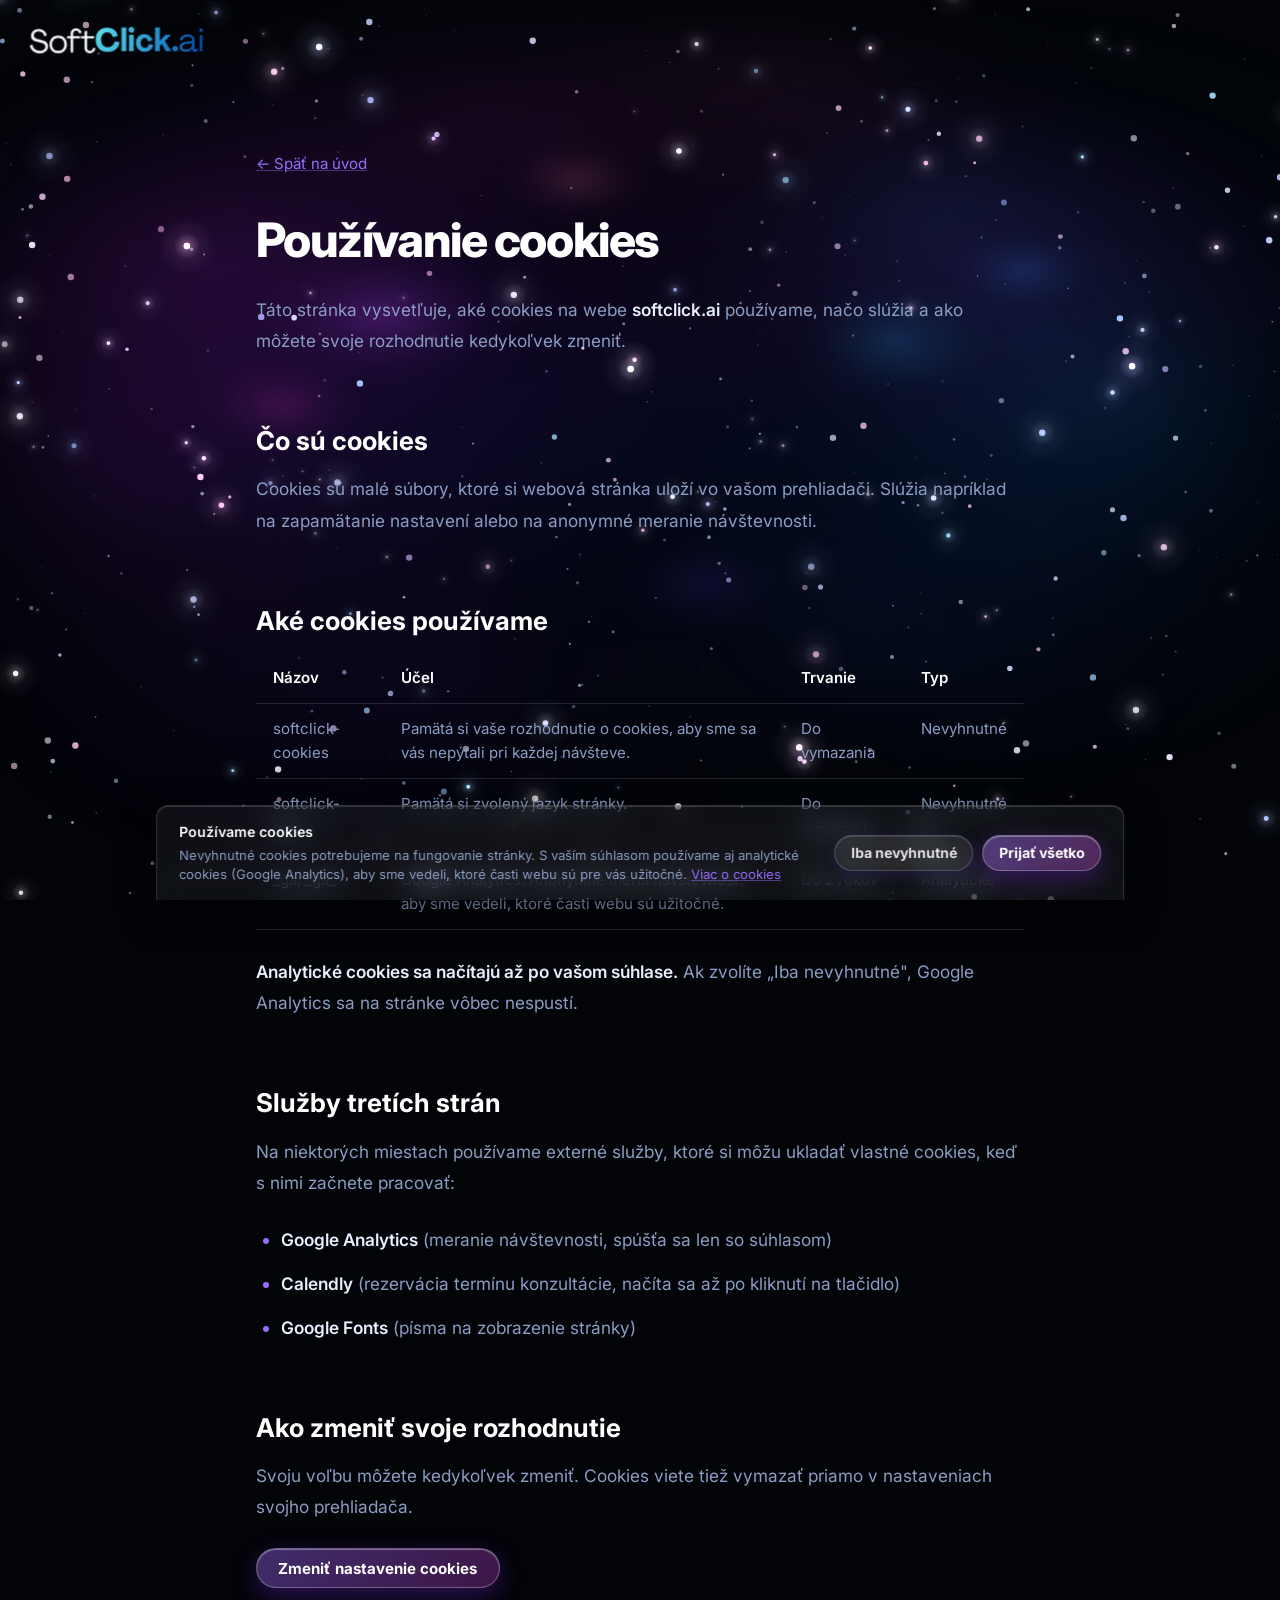
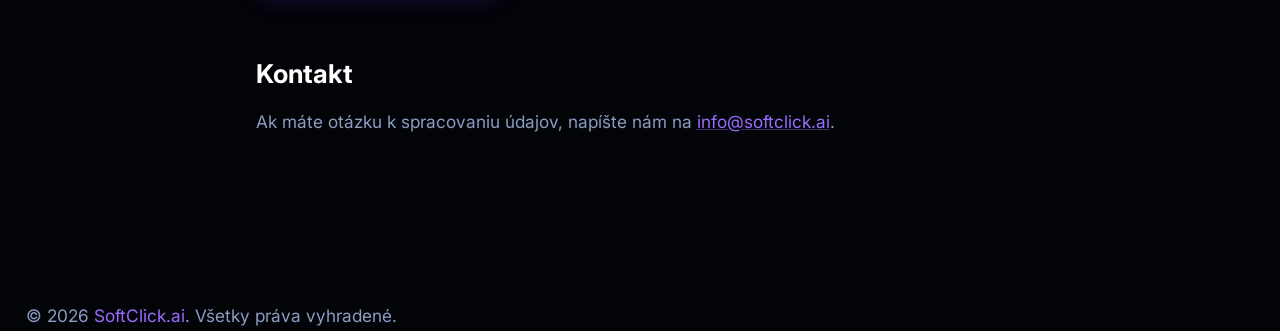
<file: cookies.html>
<!DOCTYPE html>
<html lang="sk">
<head>
  <meta charset="UTF-8">
  <meta name="viewport" content="width=device-width, initial-scale=1.0">
  <title>Používanie cookies | SoftClick.ai</title>
  <meta name="description" content="Aké cookies používame na softclick.ai, na čo slúžia a ako môžete svoje rozhodnutie kedykoľvek zmeniť.">
  <meta name="robots" content="index, follow">
  <link rel="canonical" href="https://softclick.ai/cookies.html">
  <meta property="og:title" content="Používanie cookies | SoftClick.ai">
  <meta property="og:description" content="Aké cookies používame na softclick.ai a ako zmeniť svoje rozhodnutie.">
  <meta property="og:type" content="website">
  <meta property="og:url" content="https://softclick.ai/cookies.html">
  <meta property="og:image" content="https://softclick.ai/assets/og-image.png">
  <meta property="og:locale" content="sk_SK">
  <meta property="og:site_name" content="SoftClick.ai">
  <link rel="icon" type="image/png" sizes="32x32" href="assets/favicon-32.png">
  <link rel="icon" type="image/png" sizes="180x180" href="assets/favicon.png">

  <link rel="preconnect" href="https://fonts.googleapis.com">
  <link rel="preconnect" href="https://fonts.gstatic.com" crossorigin>
  <link href="https://fonts.googleapis.com/css2?family=Inter:wght@400;500;600;700;800&display=swap" rel="stylesheet">
  <link rel="stylesheet" href="css/variables.css?v=20260730d">
  <link rel="stylesheet" href="css/base.css?v=20260730d">
  <link rel="stylesheet" href="css/header.css?v=20260730d">
  <link rel="stylesheet" href="css/buttons.css?v=20260730d">
  <link rel="stylesheet" href="css/responsive.css?v=20260730d">
  <link rel="stylesheet" href="css/cookies.css?v=20260730d">

  <style>
    .doc {
      max-width: 47.5rem;
      margin: 0 auto;
      padding: calc(var(--header-height) + var(--space-3xl)) var(--space-lg) var(--space-5xl);
    }
    .doc h1 {
      font-size: clamp(1.9rem, 3vw + 0.75rem, 2.75rem);
      font-weight: 800;
      color: var(--text-heading);
      line-height: 1.2;
      letter-spacing: -0.03em;
      margin-bottom: var(--space-lg);
    }
    .doc h2 {
      font-size: var(--font-size-2xl);
      font-weight: 700;
      color: var(--text-heading);
      margin: var(--space-3xl) 0 var(--space-md);
    }
    .doc p, .doc li {
      font-size: var(--font-size-base);
      color: var(--text-muted);
      line-height: 1.8;
    }
    .doc p { margin-bottom: var(--space-lg); }
    .doc ul { margin: 0 0 var(--space-lg) var(--space-lg); display: flex; flex-direction: column; gap: var(--space-sm); }
    .doc li::marker { color: var(--accent-violet); }
    .doc strong { color: var(--text-light); font-weight: 600; }
    .doc a { color: var(--accent-violet); text-decoration: underline; text-decoration-color: rgba(155,108,255,.4); }
    .doc a:hover { text-decoration-color: var(--accent-violet); }

    .doc-table {
      width: 100%;
      border-collapse: collapse;
      margin-bottom: var(--space-lg);
      font-size: var(--font-size-sm);
    }
    .doc-table th, .doc-table td {
      text-align: left;
      padding: var(--space-sm) var(--space-md);
      border-bottom: 1px solid var(--card-border);
      color: var(--text-muted);
      vertical-align: top;
    }
    .doc-table th { color: var(--text-heading); font-weight: 600; }
    .doc-table-wrap { overflow-x: auto; }

    .doc-back {
      display: inline-flex; align-items: center; gap: 6px;
      font-size: var(--font-size-sm); color: var(--text-muted);
      text-decoration: none; margin-bottom: var(--space-xl);
    }
    .doc-back:hover { color: var(--accent-violet); }
  </style>
</head>
<body>

  <div class="aurora-bg" aria-hidden="true">
    <div class="aurora-layer aurora-layer--1"></div>
    <div class="aurora-layer aurora-layer--2"></div>
    <div class="aurora-layer aurora-layer--3"></div>
    <div class="aurora-layer aurora-layer--4"></div>
  </div>

  <canvas id="stars-canvas" aria-hidden="true"></canvas>

  <div class="page-wrapper">
    <header class="site-header" role="banner">
      <div class="header-inner">
        <a href="/" class="logo" aria-label="SoftClick.ai – Domov">
          <img src="assets/logo-header.png" alt="SoftClick.ai" class="logo-img">
        </a>
      </div>
    </header>

    <main class="doc" id="main">
      <a href="/" class="doc-back">← Späť na úvod</a>

      <h1>Používanie cookies</h1>

      <p>Táto stránka vysvetľuje, aké cookies na webe <strong>softclick.ai</strong> používame, načo slúžia a ako môžete svoje rozhodnutie kedykoľvek zmeniť.</p>

      <h2>Čo sú cookies</h2>
      <p>Cookies sú malé súbory, ktoré si webová stránka uloží vo vašom prehliadači. Slúžia napríklad na zapamätanie nastavení alebo na anonymné meranie návštevnosti.</p>

      <h2>Aké cookies používame</h2>

      <div class="doc-table-wrap">
        <table class="doc-table">
          <thead>
            <tr><th>Názov</th><th>Účel</th><th>Trvanie</th><th>Typ</th></tr>
          </thead>
          <tbody>
            <tr>
              <td>softclick-cookies</td>
              <td>Pamätá si vaše rozhodnutie o cookies, aby sme sa vás nepýtali pri každej návšteve.</td>
              <td>Do vymazania</td>
              <td>Nevyhnutné</td>
            </tr>
            <tr>
              <td>softclick-lang</td>
              <td>Pamätá si zvolený jazyk stránky.</td>
              <td>Do vymazania</td>
              <td>Nevyhnutné</td>
            </tr>
            <tr>
              <td>_ga, _ga_*</td>
              <td>Google Analytics. Anonymne meria návštevnosť, aby sme vedeli, ktoré časti webu sú užitočné.</td>
              <td>Do 2 rokov</td>
              <td>Analytické</td>
            </tr>
          </tbody>
        </table>
      </div>

      <p><strong>Analytické cookies sa načítajú až po vašom súhlase.</strong> Ak zvolíte „Iba nevyhnutné", Google Analytics sa na stránke vôbec nespustí.</p>

      <h2>Služby tretích strán</h2>
      <p>Na niektorých miestach používame externé služby, ktoré si môžu ukladať vlastné cookies, keď s nimi začnete pracovať:</p>
      <ul>
        <li><strong>Google Analytics</strong> (meranie návštevnosti, spúšťa sa len so súhlasom)</li>
        <li><strong>Calendly</strong> (rezervácia termínu konzultácie, načíta sa až po kliknutí na tlačidlo)</li>
        <li><strong>Google Fonts</strong> (písma na zobrazenie stránky)</li>
      </ul>

      <h2>Ako zmeniť svoje rozhodnutie</h2>
      <p>Svoju voľbu môžete kedykoľvek zmeniť. Cookies viete tiež vymazať priamo v nastaveniach svojho prehliadača.</p>
      <p>
        <button type="button" class="btn btn-primary btn-sm" onclick="SoftClickCookies.reset()">
          Zmeniť nastavenie cookies
        </button>
      </p>

      <h2>Kontakt</h2>
      <p>Ak máte otázku k spracovaniu údajov, napíšte nám na <a href="mailto:info@softclick.ai">info@softclick.ai</a>.</p>
    </main>

    <footer class="site-footer">
      <div class="container">
        <div class="footer-inner">
          <p class="footer-copy">&copy; 2026 <a href="/">SoftClick.ai</a>. Všetky práva vyhradené.</p>
        </div>
      </div>
    </footer>
  </div>

  <script src="js/stars.js?v=20260730d"></script>
  <script src="js/cookies.js?v=20260730d"></script>
</body>
</html>
</file>
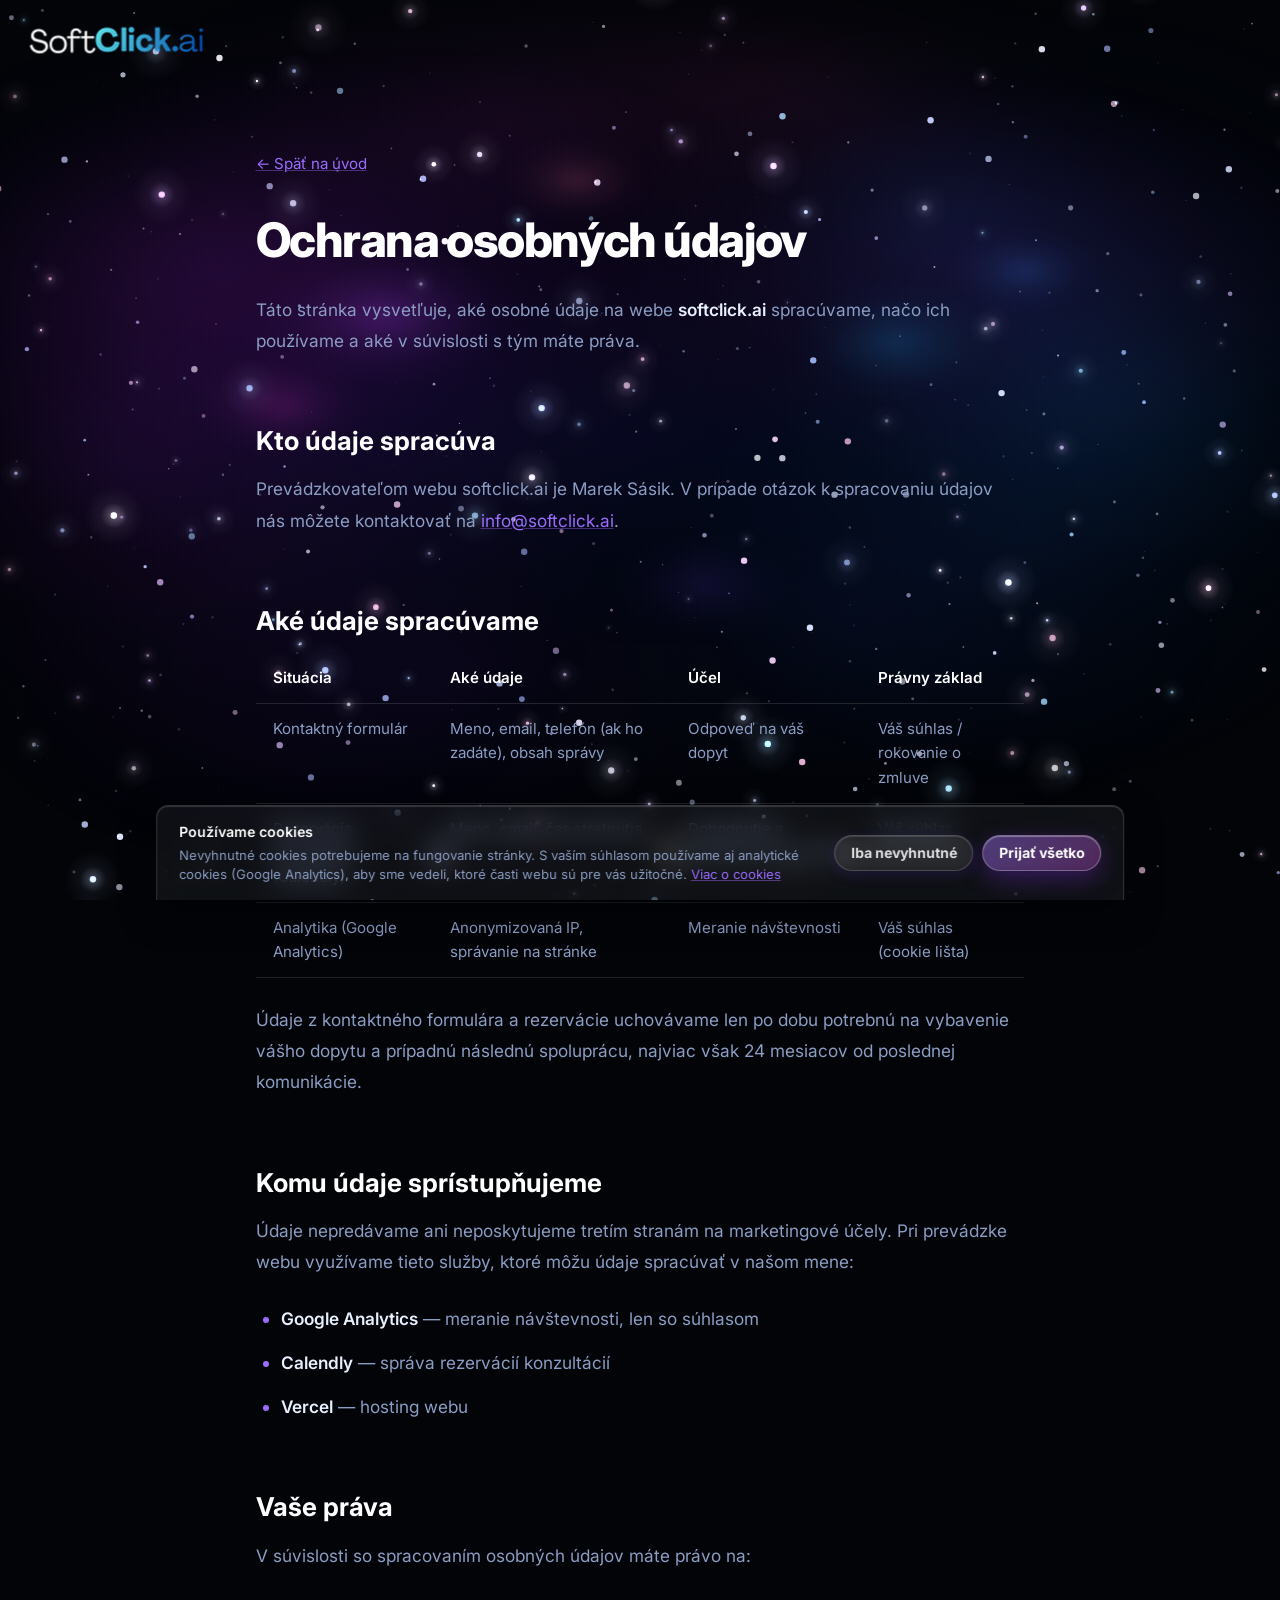
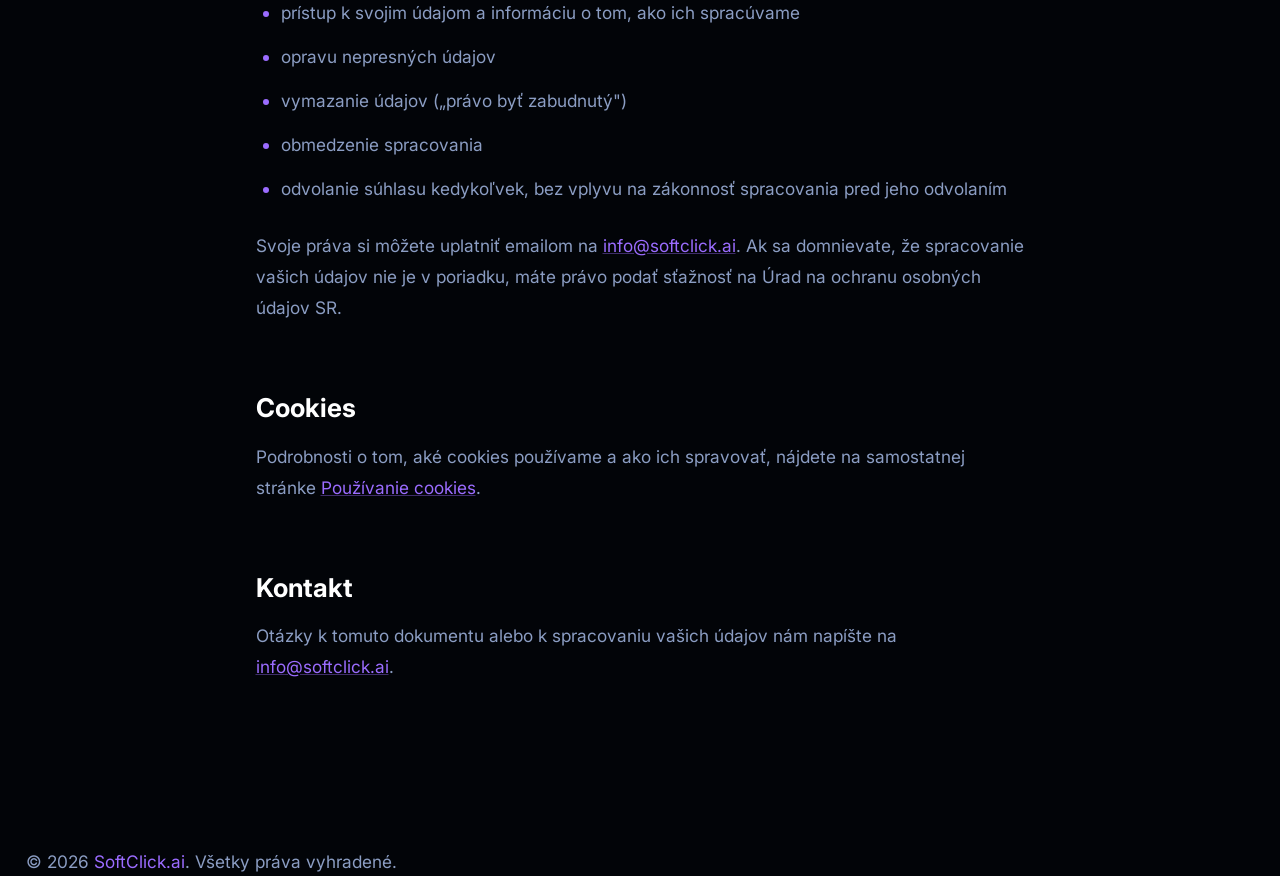
<file: ochrana-osobnych-udajov.html>
<!DOCTYPE html>
<html lang="sk">
<head>
  <meta charset="UTF-8">
  <meta name="viewport" content="width=device-width, initial-scale=1.0">
  <title>Ochrana osobných údajov | SoftClick.ai</title>
  <meta name="description" content="Ako SoftClick.ai spracúva osobné údaje z kontaktného formulára a rezervácie konzultácie, na akom právnom základe a aké máte práva.">
  <meta name="robots" content="index, follow">
  <link rel="canonical" href="https://softclick.ai/ochrana-osobnych-udajov.html">
  <meta property="og:title" content="Ochrana osobných údajov | SoftClick.ai">
  <meta property="og:description" content="Ako SoftClick.ai spracúva osobné údaje a aké máte práva.">
  <meta property="og:type" content="website">
  <meta property="og:url" content="https://softclick.ai/ochrana-osobnych-udajov.html">
  <meta property="og:image" content="https://softclick.ai/assets/og-image.png">
  <meta property="og:locale" content="sk_SK">
  <meta property="og:site_name" content="SoftClick.ai">
  <link rel="icon" type="image/png" sizes="32x32" href="assets/favicon-32.png">
  <link rel="icon" type="image/png" sizes="180x180" href="assets/favicon.png">

  <link rel="preconnect" href="https://fonts.googleapis.com">
  <link rel="preconnect" href="https://fonts.gstatic.com" crossorigin>
  <link href="https://fonts.googleapis.com/css2?family=Inter:wght@400;500;600;700;800&display=swap" rel="stylesheet">
  <link rel="stylesheet" href="css/variables.css?v=20260730g">
  <link rel="stylesheet" href="css/base.css?v=20260730g">
  <link rel="stylesheet" href="css/header.css?v=20260730g">
  <link rel="stylesheet" href="css/buttons.css?v=20260730g">
  <link rel="stylesheet" href="css/responsive.css?v=20260730g">
  <link rel="stylesheet" href="css/cookies.css?v=20260730g">

  <style>
    .doc {
      max-width: 47.5rem;
      margin: 0 auto;
      padding: calc(var(--header-height) + var(--space-3xl)) var(--space-lg) var(--space-5xl);
    }
    .doc h1 {
      font-size: clamp(1.9rem, 3vw + 0.75rem, 2.75rem);
      font-weight: 800;
      color: var(--text-heading);
      line-height: 1.2;
      letter-spacing: -0.03em;
      margin-bottom: var(--space-lg);
    }
    .doc h2 {
      font-size: var(--font-size-2xl);
      font-weight: 700;
      color: var(--text-heading);
      margin: var(--space-3xl) 0 var(--space-md);
    }
    .doc p, .doc li {
      font-size: var(--font-size-base);
      color: var(--text-muted);
      line-height: 1.8;
    }
    .doc p { margin-bottom: var(--space-lg); }
    .doc ul { margin: 0 0 var(--space-lg) var(--space-lg); display: flex; flex-direction: column; gap: var(--space-sm); }
    .doc li::marker { color: var(--accent-violet); }
    .doc strong { color: var(--text-light); font-weight: 600; }
    .doc a { color: var(--accent-violet); text-decoration: underline; text-decoration-color: rgba(155,108,255,.4); }
    .doc a:hover { text-decoration-color: var(--accent-violet); }

    .doc-table {
      width: 100%;
      border-collapse: collapse;
      margin-bottom: var(--space-lg);
      font-size: var(--font-size-sm);
    }
    .doc-table th, .doc-table td {
      text-align: left;
      padding: var(--space-sm) var(--space-md);
      border-bottom: 1px solid var(--card-border);
      color: var(--text-muted);
      vertical-align: top;
    }
    .doc-table th { color: var(--text-heading); font-weight: 600; }
    .doc-table-wrap { overflow-x: auto; }

    .doc-back {
      display: inline-flex; align-items: center; gap: 6px;
      font-size: var(--font-size-sm); color: var(--text-muted);
      text-decoration: none; margin-bottom: var(--space-xl);
    }
    .doc-back:hover { color: var(--accent-violet); }
  </style>
</head>
<body>

  <div class="aurora-bg" aria-hidden="true">
    <div class="aurora-layer aurora-layer--1"></div>
    <div class="aurora-layer aurora-layer--2"></div>
    <div class="aurora-layer aurora-layer--3"></div>
    <div class="aurora-layer aurora-layer--4"></div>
  </div>

  <canvas id="stars-canvas" aria-hidden="true"></canvas>

  <div class="page-wrapper">
    <header class="site-header" role="banner">
      <div class="header-inner">
        <a href="/" class="logo" aria-label="SoftClick.ai – Domov">
          <img src="assets/logo-header.png" alt="SoftClick.ai" class="logo-img">
        </a>
      </div>
    </header>

    <main class="doc" id="main">
      <a href="/" class="doc-back">← Späť na úvod</a>

      <h1>Ochrana osobných údajov</h1>

      <p>Táto stránka vysvetľuje, aké osobné údaje na webe <strong>softclick.ai</strong> spracúvame, načo ich používame a aké v súvislosti s tým máte práva.</p>

      <h2>Kto údaje spracúva</h2>
      <p>Prevádzkovateľom webu softclick.ai je Marek Sásik. V prípade otázok k spracovaniu údajov nás môžete kontaktovať na <a href="mailto:info@softclick.ai">info@softclick.ai</a>.</p>

      <h2>Aké údaje spracúvame</h2>

      <div class="doc-table-wrap">
        <table class="doc-table">
          <thead>
            <tr><th>Situácia</th><th>Aké údaje</th><th>Účel</th><th>Právny základ</th></tr>
          </thead>
          <tbody>
            <tr>
              <td>Kontaktný formulár</td>
              <td>Meno, email, telefón (ak ho zadáte), obsah správy</td>
              <td>Odpoveď na váš dopyt</td>
              <td>Váš súhlas / rokovanie o zmluve</td>
            </tr>
            <tr>
              <td>Rezervácia konzultácie (Calendly)</td>
              <td>Meno, email, čas stretnutia</td>
              <td>Dohodnutie a pripomenutie termínu</td>
              <td>Váš súhlas</td>
            </tr>
            <tr>
              <td>Analytika (Google Analytics)</td>
              <td>Anonymizovaná IP, správanie na stránke</td>
              <td>Meranie návštevnosti</td>
              <td>Váš súhlas (cookie lišta)</td>
            </tr>
          </tbody>
        </table>
      </div>

      <p>Údaje z kontaktného formulára a rezervácie uchovávame len po dobu potrebnú na vybavenie vášho dopytu a prípadnú následnú spoluprácu, najviac však 24 mesiacov od poslednej komunikácie.</p>

      <h2>Komu údaje sprístupňujeme</h2>
      <p>Údaje nepredávame ani neposkytujeme tretím stranám na marketingové účely. Pri prevádzke webu využívame tieto služby, ktoré môžu údaje spracúvať v našom mene:</p>
      <ul>
        <li><strong>Google Analytics</strong> — meranie návštevnosti, len so súhlasom</li>
        <li><strong>Calendly</strong> — správa rezervácií konzultácií</li>
        <li><strong>Vercel</strong> — hosting webu</li>
      </ul>

      <h2>Vaše práva</h2>
      <p>V súvislosti so spracovaním osobných údajov máte právo na:</p>
      <ul>
        <li>prístup k svojim údajom a informáciu o tom, ako ich spracúvame</li>
        <li>opravu nepresných údajov</li>
        <li>vymazanie údajov („právo byť zabudnutý")</li>
        <li>obmedzenie spracovania</li>
        <li>odvolanie súhlasu kedykoľvek, bez vplyvu na zákonnosť spracovania pred jeho odvolaním</li>
      </ul>
      <p>Svoje práva si môžete uplatniť emailom na <a href="mailto:info@softclick.ai">info@softclick.ai</a>. Ak sa domnievate, že spracovanie vašich údajov nie je v poriadku, máte právo podať sťažnosť na Úrad na ochranu osobných údajov SR.</p>

      <h2>Cookies</h2>
      <p>Podrobnosti o tom, aké cookies používame a ako ich spravovať, nájdete na samostatnej stránke <a href="cookies.html">Používanie cookies</a>.</p>

      <h2>Kontakt</h2>
      <p>Otázky k tomuto dokumentu alebo k spracovaniu vašich údajov nám napíšte na <a href="mailto:info@softclick.ai">info@softclick.ai</a>.</p>
    </main>

    <footer class="site-footer">
      <div class="container">
        <div class="footer-inner">
          <p class="footer-copy">&copy; 2026 <a href="/">SoftClick.ai</a>. Všetky práva vyhradené.</p>
        </div>
      </div>
    </footer>
  </div>

  <script src="js/stars.js?v=20260730g"></script>
  <script src="js/cookies.js?v=20260730g"></script>
</body>
</html>
</file>
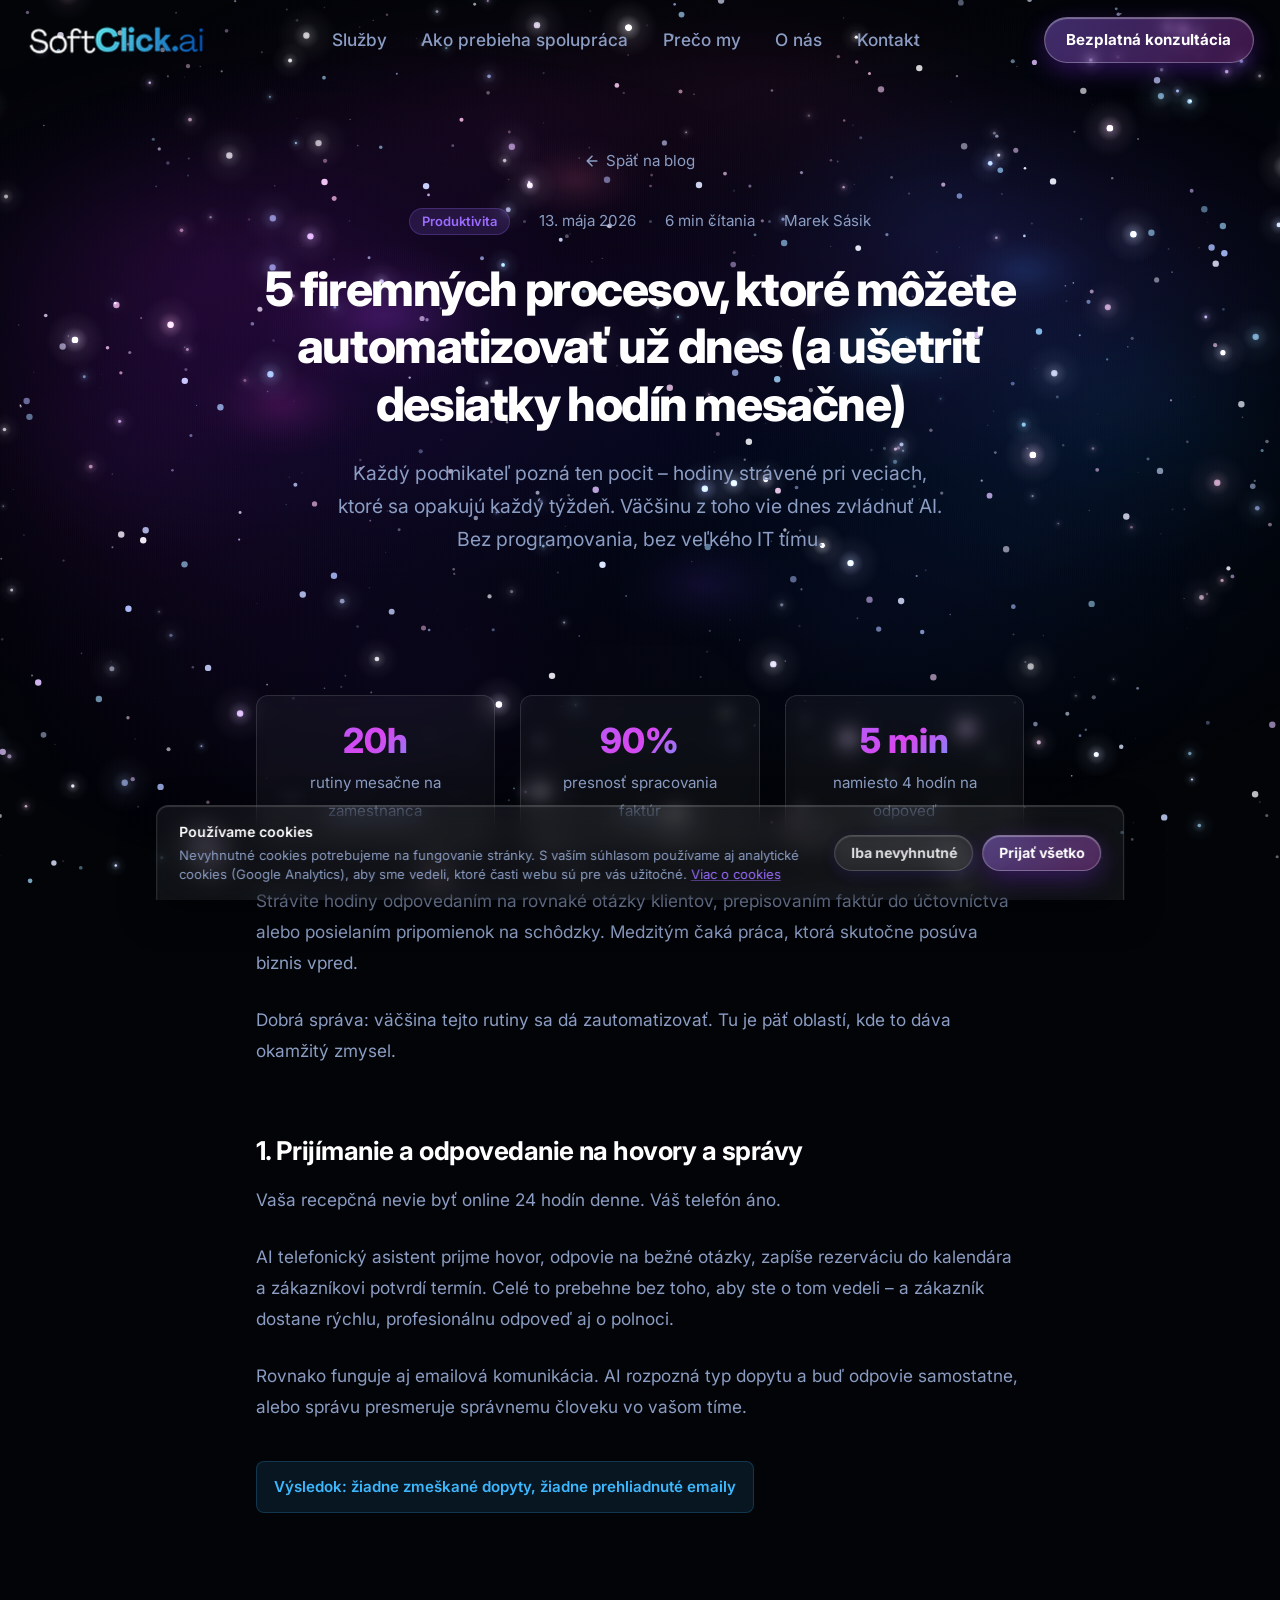
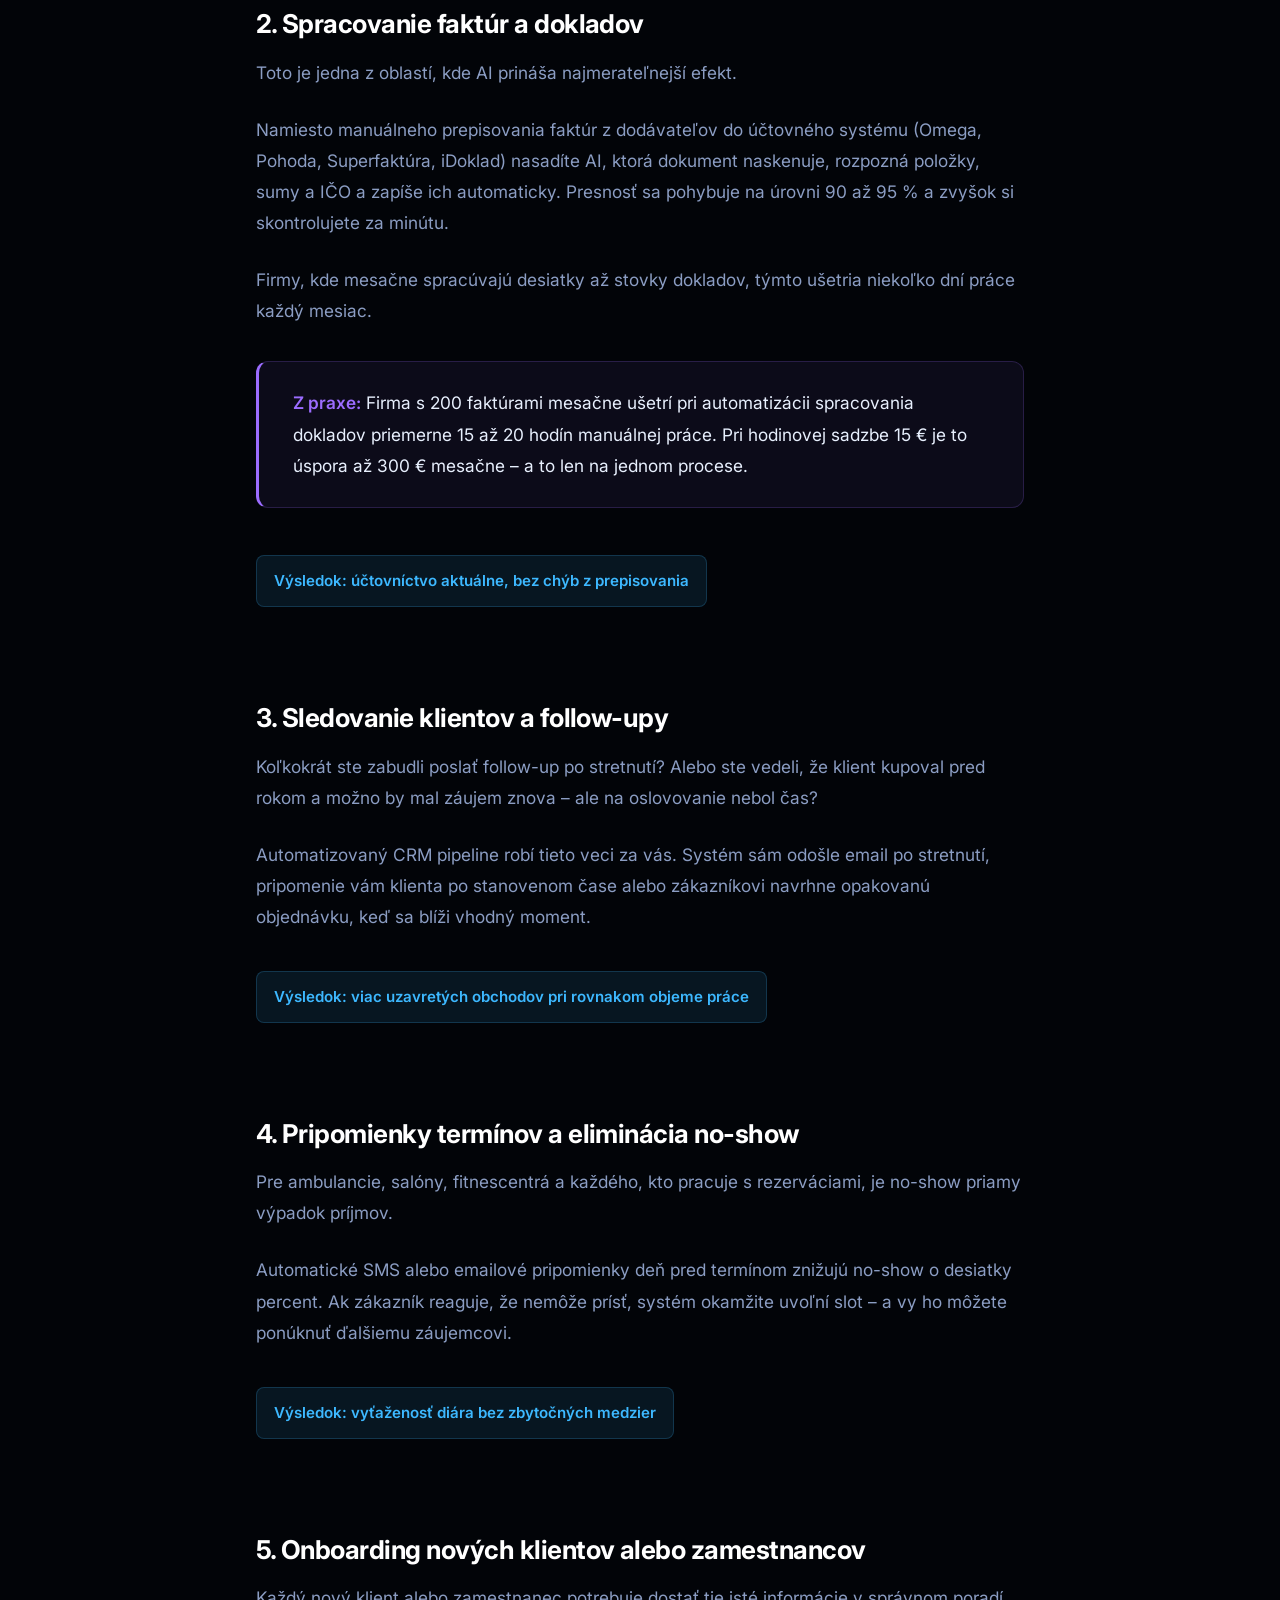
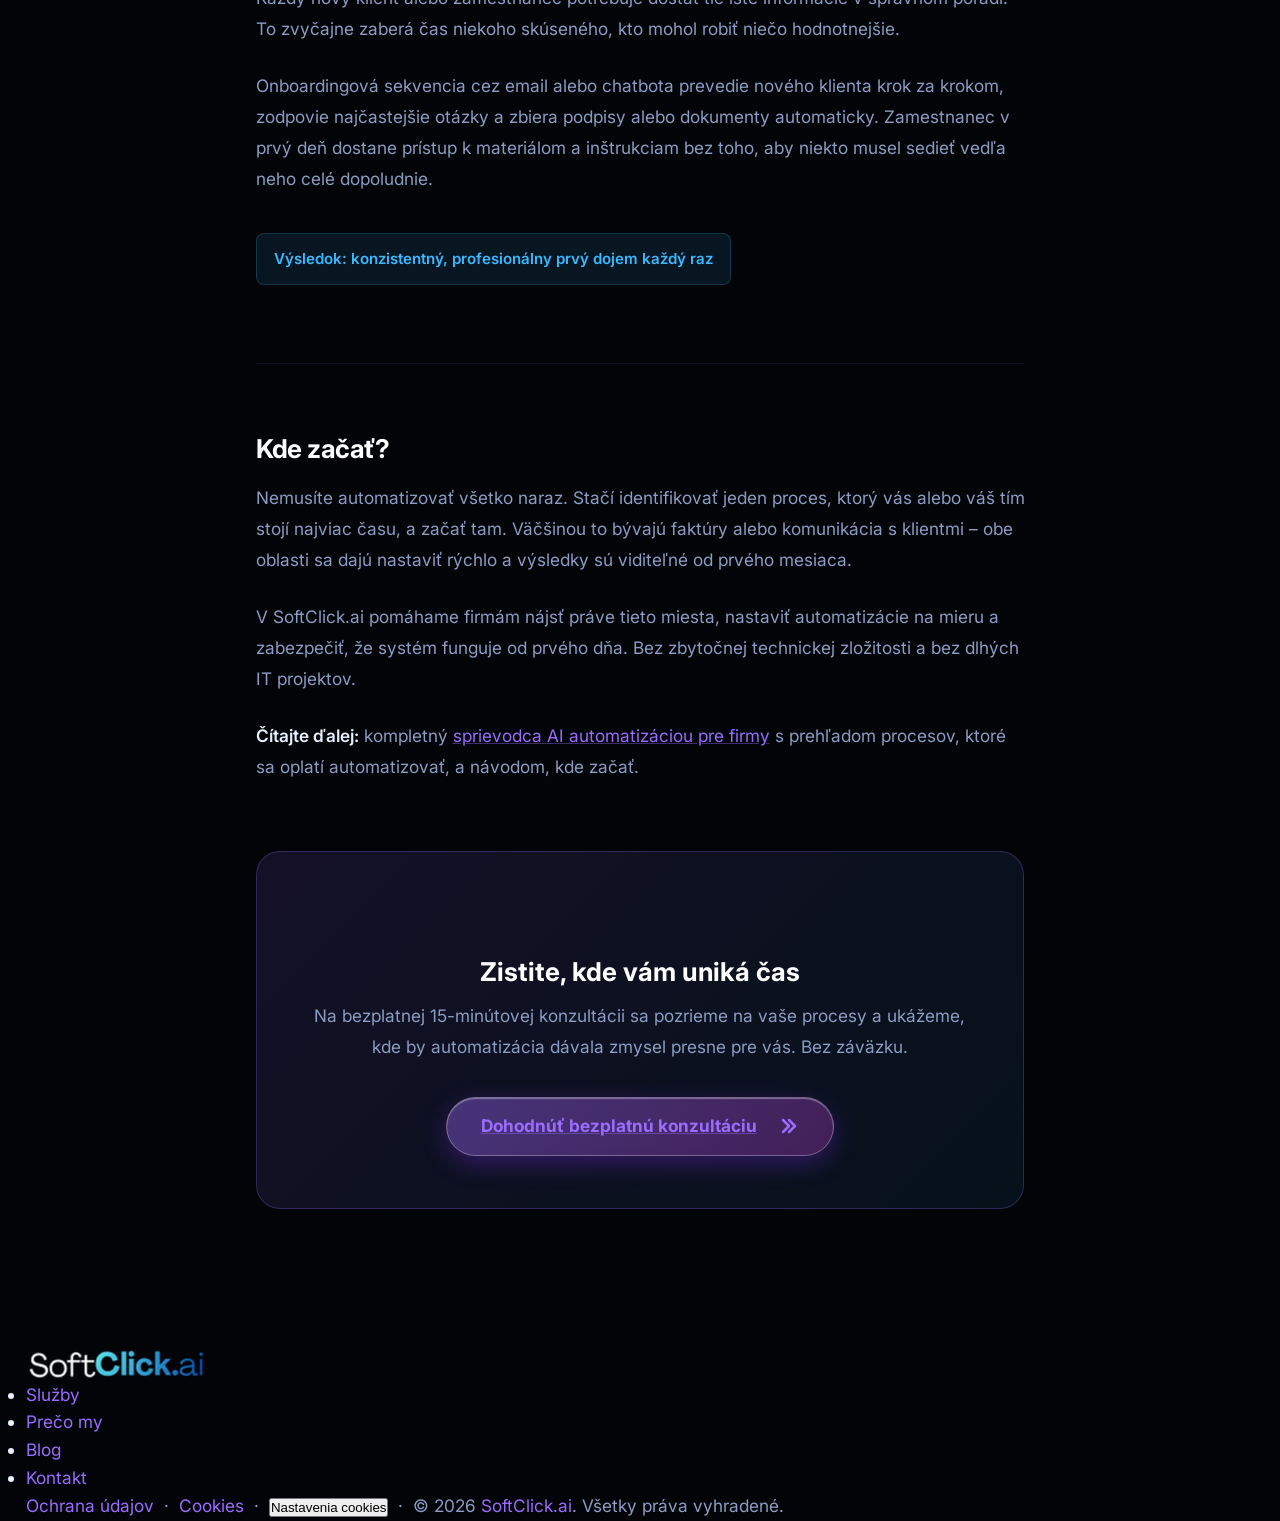
<file: blog/5-firemnych-procesov-na-automatizaciu.html>
<!DOCTYPE html>
<html lang="sk">
<head>
  <meta charset="UTF-8">
  <meta name="viewport" content="width=device-width, initial-scale=1.0">
  <title>5 firemných procesov, ktoré môžete automatizovať už dnes | SoftClick.ai</title>
  <meta name="description" content="Ušetrite desiatky hodín mesačne. Tu sú 5 konkrétnych procesov, ktoré môžete automatizovať pomocou AI bez veľkého IT projektu.">
  <meta name="robots" content="index, follow">
  <link rel="canonical" href="https://softclick.ai/blog/5-firemnych-procesov-na-automatizaciu.html">
  <meta property="og:title" content="5 firemných procesov, ktoré môžete automatizovať už dnes">
  <meta property="og:description" content="Ušetrite desiatky hodín mesačne. Tu sú 5 konkrétnych procesov, ktoré môžete automatizovať pomocou AI bez veľkého IT projektu.">
  <meta property="og:type" content="article">
  <meta property="og:url" content="https://softclick.ai/blog/5-firemnych-procesov-na-automatizaciu.html">
  <meta property="og:image" content="https://softclick.ai/assets/og-image.png">
  <meta property="og:locale" content="sk_SK">
  <meta property="og:site_name" content="SoftClick.ai">
  <meta property="article:published_time" content="2026-05-13">
  <meta property="article:author" content="Marek Sásik">
  <link rel="icon" type="image/png" sizes="32x32" href="../assets/favicon-32.png">
  <link rel="icon" type="image/png" sizes="180x180" href="../assets/favicon.png">

  <script type="application/ld+json">
  {
    "@context": "https://schema.org",
    "@type": "Article",
    "headline": "5 firemných procesov, ktoré môžete automatizovať už dnes (a ušetriť desiatky hodín mesačne)",
    "description": "Ušetrite desiatky hodín mesačne. Tu sú 5 konkrétnych procesov, ktoré môžete automatizovať pomocou AI bez veľkého IT projektu.",
    "image": "https://softclick.ai/assets/og-image.png",
    "author": {
      "@type": "Person",
      "name": "Marek Sásik",
      "jobTitle": "Co-Founder",
      "worksFor": {"@type": "Organization", "name": "SoftClick.ai", "url": "https://softclick.ai"}
    },
    "publisher": {
      "@type": "Organization",
      "name": "SoftClick.ai",
      "url": "https://softclick.ai",
      "logo": {"@type": "ImageObject", "url": "https://softclick.ai/assets/favicon.png", "width": 180, "height": 180}
    },
    "datePublished": "2026-05-13",
    "dateModified": "2026-05-13",
    "url": "https://softclick.ai/blog/5-firemnych-procesov-na-automatizaciu.html",
    "inLanguage": "sk",
    "keywords": ["AI automatizácia firmy", "automatizácia procesov", "AI pre firmy Slovensko", "ušetriť čas automatizácia"],
    "articleSection": "Produktivita",
    "timeRequired": "PT6M"
  }
  </script>

  <script type="application/ld+json">
  {
    "@context": "https://schema.org",
    "@type": "BreadcrumbList",
    "itemListElement": [
      {"@type": "ListItem", "position": 1, "name": "Domov", "item": "https://softclick.ai/"},
      {"@type": "ListItem", "position": 2, "name": "Blog", "item": "https://softclick.ai/blog/"},
      {"@type": "ListItem", "position": 3, "name": "5 firemných procesov na automatizáciu", "item": "https://softclick.ai/blog/5-firemnych-procesov-na-automatizaciu.html"}
    ]
  }
  </script>

  <link rel="preconnect" href="https://fonts.googleapis.com">
  <link rel="preconnect" href="https://fonts.gstatic.com" crossorigin>
  <link href="https://fonts.googleapis.com/css2?family=Inter:wght@400;500;600;700;800&display=swap" rel="stylesheet">
  <link rel="stylesheet" href="../css/variables.css?v=20260730g">
  <link rel="stylesheet" href="../css/base.css?v=20260730g">
  <link rel="stylesheet" href="../css/header.css?v=20260730g">
  <link rel="stylesheet" href="../css/buttons.css?v=20260730g">
  <link rel="stylesheet" href="../css/responsive.css?v=20260730g">
  <link rel="stylesheet" href="../css/cookies.css?v=20260730g">

  <style>
    /* Article layout */
    .article-header {
      max-width: 47.5rem;
      margin: 0 auto;
      padding: calc(var(--header-height) + var(--space-3xl)) var(--space-lg) var(--space-2xl);
      text-align: center;
    }
    .article-header__back {
      display: inline-flex;
      align-items: center;
      gap: 6px;
      font-size: var(--font-size-sm);
      color: var(--text-muted);
      text-decoration: none;
      margin-bottom: var(--space-xl);
      transition: color var(--transition-fast);
    }
    .article-header__back:hover { color: var(--accent-violet); }
    .article-header__meta {
      display: flex;
      align-items: center;
      justify-content: center;
      gap: var(--space-sm);
      font-size: var(--font-size-sm);
      color: var(--text-muted);
      margin-bottom: var(--space-lg);
      flex-wrap: wrap;
    }
    .article-header__tag {
      display: inline-block;
      padding: 2px 12px;
      border-radius: var(--radius-full);
      background: rgba(155, 108, 255, 0.15);
      border: 1px solid rgba(155, 108, 255, 0.25);
      color: var(--accent-violet);
      font-size: 0.75rem;
      font-weight: 600;
    }
    .article-header__dot {
      width: 3px; height: 3px;
      border-radius: 50%;
      background: var(--text-muted);
      opacity: 0.4;
    }
    .article-header h1 {
      font-size: clamp(1.75rem, 3vw + 0.75rem, 2.75rem);
      font-weight: 800;
      color: var(--text-heading);
      line-height: 1.2;
      letter-spacing: -0.03em;
      margin-bottom: var(--space-lg);
    }
    .article-header__lead {
      font-size: var(--font-size-lg);
      color: var(--text-muted);
      line-height: 1.7;
      max-width: 620px;
      margin: 0 auto;
    }

    /* Article body */
    .article-body {
      max-width: 47.5rem;
      margin: 0 auto;
      padding: var(--space-2xl) var(--space-lg) var(--space-5xl);
    }
    .article-body h2 {
      font-size: var(--font-size-2xl);
      font-weight: 700;
      color: var(--text-heading);
      margin: var(--space-3xl) 0 var(--space-md);
      letter-spacing: -0.02em;
    }
    .article-body h3 {
      font-size: var(--font-size-xl);
      font-weight: 600;
      color: var(--text-heading);
      margin: var(--space-2xl) 0 var(--space-sm);
    }
    .article-body p {
      font-size: var(--font-size-base);
      color: var(--text-muted);
      line-height: 1.8;
      margin-bottom: var(--space-lg);
    }
    .article-body strong { color: var(--text-light); font-weight: 600; }
    .article-body a {
      color: var(--accent-violet);
      text-decoration: underline;
      text-decoration-color: rgba(155,108,255,0.4);
      transition: text-decoration-color var(--transition-fast);
    }
    .article-body a:hover { text-decoration-color: var(--accent-violet); }

    .article-body ul, .article-body ol {
      margin: 0 0 var(--space-lg) var(--space-lg);
      display: flex;
      flex-direction: column;
      gap: var(--space-sm);
    }
    .article-body li {
      font-size: var(--font-size-base);
      color: var(--text-muted);
      line-height: 1.7;
    }
    .article-body li::marker { color: var(--accent-violet); }

    /* Callout box */
    .callout {
      background: rgba(155, 108, 255, 0.07);
      border: 1px solid rgba(155, 108, 255, 0.2);
      border-left: 3px solid var(--accent-violet);
      border-radius: var(--radius-md);
      padding: var(--space-lg) var(--space-xl);
      margin: var(--space-xl) 0;
    }
    .callout p { margin: 0; color: var(--text-light); }
    .callout strong { color: var(--accent-violet); }

    /* Stat box */
    .stat-grid {
      display: grid;
      grid-template-columns: repeat(3, 1fr);
      gap: var(--space-lg);
      margin: var(--space-xl) 0;
    }
    .stat-card {
      background: var(--card-bg);
      border: 1px solid var(--card-border);
      border-radius: var(--radius-md);
      padding: var(--space-lg);
      text-align: center;
      backdrop-filter: blur(8px);
    }
    .stat-card__number {
      font-size: var(--font-size-3xl);
      font-weight: 800;
      background: var(--cta-gradient);
      -webkit-background-clip: text;
      -webkit-text-fill-color: transparent;
      background-clip: text;
      display: block;
      line-height: 1.1;
      margin-bottom: var(--space-xs);
    }
    .stat-card__label {
      font-size: var(--font-size-sm);
      color: var(--text-muted);
    }

    /* Result tag */
    .result-tag {
      display: inline-block;
      background: rgba(61, 184, 255, 0.1);
      border: 1px solid rgba(61, 184, 255, 0.2);
      border-radius: var(--radius-sm);
      padding: var(--space-sm) var(--space-md);
      font-size: var(--font-size-sm);
      color: var(--accent-blue);
      font-weight: 600;
      margin: var(--space-sm) 0 var(--space-lg);
    }

    /* CTA box */
    .article-cta {
      background: linear-gradient(135deg, rgba(155,108,255,0.12), rgba(61,184,255,0.08));
      border: 1px solid rgba(155,108,255,0.25);
      border-radius: var(--radius-xl);
      padding: var(--space-2xl);
      text-align: center;
      margin-top: var(--space-3xl);
    }
    .article-cta h3 {
      font-size: var(--font-size-2xl);
      font-weight: 700;
      color: var(--text-heading);
      margin-bottom: var(--space-sm);
    }
    .article-cta p {
      color: var(--text-muted);
      margin-bottom: var(--space-xl);
    }

    /* Divider */
    .article-divider {
      border: none;
      border-top: 1px solid rgba(155,108,255,0.1);
      margin: var(--space-2xl) 0;
    }

    @media (max-width: 640px) {
      .stat-grid { grid-template-columns: 1fr; }
    }
  </style>
  <noscript><style>body{opacity:1!important;}</style></noscript>
</head>
<body>

  <div class="aurora-bg" aria-hidden="true">
    <div class="aurora-layer aurora-layer--1"></div>
    <div class="aurora-layer aurora-layer--2"></div>
    <div class="aurora-layer aurora-layer--3"></div>
    <div class="aurora-layer aurora-layer--4"></div>
  </div>

  <canvas id="stars-canvas" aria-hidden="true"></canvas>

  <div class="page-wrapper">

    <header class="site-header" role="banner">
      <div class="header-inner">
        <a href="/" class="logo" aria-label="SoftClick.ai – Domov">
          <img src="../assets/logo-header.png" alt="SoftClick.ai" class="logo-img">
        </a>
        <nav aria-label="Hlavná navigácia">
          <ul class="nav-links">
            <li><a href="/#sluzby">Služby</a></li>
            <li><a href="/#proces">Ako prebieha spolupráca</a></li>
            <li><a href="/#preco">Prečo my</a></li>
            <li><a href="/#onas">O nás</a></li>
            <li><a href="/#kontakt">Kontakt</a></li>
          </ul>
        </nav>
        <div class="header-cta">
          <a href="/#kontakt" class="btn btn-primary btn-sm">Bezplatná konzultácia</a>
        </div>
        <button class="hamburger" aria-label="Otvoriť menu" aria-expanded="false">
          <span></span><span></span><span></span>
        </button>
      </div>
    </header>

    <main id="main">

      <header class="article-header">
        <a href="/blog/" class="article-header__back">
          <svg width="16" height="16" viewBox="0 0 20 20" fill="none">
            <path d="M16 10H4M10 4L4 10l6 6" stroke="currentColor" stroke-width="2" stroke-linecap="round" stroke-linejoin="round"/>
          </svg>
          Späť na blog
        </a>
        <div class="article-header__meta">
          <span class="article-header__tag">Produktivita</span>
          <span class="article-header__dot"></span>
          <span>13. mája 2026</span>
          <span class="article-header__dot"></span>
          <span>6 min čítania</span>
          <span class="article-header__dot"></span>
          <span>Marek Sásik</span>
        </div>
        <h1>5 firemných procesov, ktoré môžete automatizovať už dnes (a ušetriť desiatky hodín mesačne)</h1>
        <p class="article-header__lead">
          Každý podnikateľ pozná ten pocit – hodiny strávené pri veciach, ktoré sa opakujú každý týždeň. Väčšinu z toho vie dnes zvládnuť AI. Bez programovania, bez veľkého IT tímu.
        </p>
      </header>

      <article class="article-body">

        <div class="stat-grid">
          <div class="stat-card">
            <span class="stat-card__number">20h</span>
            <span class="stat-card__label">rutiny mesačne na zamestnanca</span>
          </div>
          <div class="stat-card">
            <span class="stat-card__number">90%</span>
            <span class="stat-card__label">presnosť spracovania faktúr</span>
          </div>
          <div class="stat-card">
            <span class="stat-card__number">5 min</span>
            <span class="stat-card__label">namiesto 4 hodín na odpoveď</span>
          </div>
        </div>

        <p>
          Strávite hodiny odpovedaním na rovnaké otázky klientov, prepisovaním faktúr do účtovníctva alebo posielaním pripomienok na schôdzky. Medzitým čaká práca, ktorá skutočne posúva biznis vpred.
        </p>
        <p>
          Dobrá správa: väčšina tejto rutiny sa dá zautomatizovať. Tu je päť oblastí, kde to dáva okamžitý zmysel.
        </p>

        <h2>1. Prijímanie a odpovedanie na hovory a správy</h2>
        <p>
          Vaša recepčná nevie byť online 24 hodín denne. Váš telefón áno.
        </p>
        <p>
          AI telefonický asistent prijme hovor, odpovie na bežné otázky, zapíše rezerváciu do kalendára a zákazníkovi potvrdí termín. Celé to prebehne bez toho, aby ste o tom vedeli – a zákazník dostane rýchlu, profesionálnu odpoveď aj o polnoci.
        </p>
        <p>
          Rovnako funguje aj emailová komunikácia. AI rozpozná typ dopytu a buď odpovie samostatne, alebo správu presmeruje správnemu človeku vo vašom tíme.
        </p>
        <div class="result-tag">Výsledok: žiadne zmeškané dopyty, žiadne prehliadnuté emaily</div>

        <h2>2. Spracovanie faktúr a dokladov</h2>
        <p>
          Toto je jedna z oblastí, kde AI prináša najmerateľnejší efekt.
        </p>
        <p>
          Namiesto manuálneho prepisovania faktúr z dodávateľov do účtovného systému (Omega, Pohoda, Superfaktúra, iDoklad) nasadíte AI, ktorá dokument naskenuje, rozpozná položky, sumy a IČO a zapíše ich automaticky. Presnosť sa pohybuje na úrovni 90 až 95 % a zvyšok si skontrolujete za minútu.
        </p>
        <p>
          Firmy, kde mesačne spracúvajú desiatky až stovky dokladov, týmto ušetria niekoľko dní práce každý mesiac.
        </p>

        <div class="callout">
          <p><strong>Z praxe:</strong> Firma s 200 faktúrami mesačne ušetrí pri automatizácii spracovania dokladov priemerne 15 až 20 hodín manuálnej práce. Pri hodinovej sadzbe 15 € je to úspora až 300 € mesačne – a to len na jednom procese.</p>
        </div>

        <div class="result-tag">Výsledok: účtovníctvo aktuálne, bez chýb z prepisovania</div>

        <h2>3. Sledovanie klientov a follow-upy</h2>
        <p>
          Koľkokrát ste zabudli poslať follow-up po stretnutí? Alebo ste vedeli, že klient kupoval pred rokom a možno by mal záujem znova – ale na oslovovanie nebol čas?
        </p>
        <p>
          Automatizovaný CRM pipeline robí tieto veci za vás. Systém sám odošle email po stretnutí, pripomenie vám klienta po stanovenom čase alebo zákazníkovi navrhne opakovanú objednávku, keď sa blíži vhodný moment.
        </p>
        <div class="result-tag">Výsledok: viac uzavretých obchodov pri rovnakom objeme práce</div>

        <h2>4. Pripomienky termínov a eliminácia no-show</h2>
        <p>
          Pre ambulancie, salóny, fitnescentrá a každého, kto pracuje s rezerváciami, je no-show priamy výpadok príjmov.
        </p>
        <p>
          Automatické SMS alebo emailové pripomienky deň pred termínom znižujú no-show o desiatky percent. Ak zákazník reaguje, že nemôže prísť, systém okamžite uvoľní slot – a vy ho môžete ponúknuť ďalšiemu záujemcovi.
        </p>
        <div class="result-tag">Výsledok: vyťaženosť diára bez zbytočných medzier</div>

        <h2>5. Onboarding nových klientov alebo zamestnancov</h2>
        <p>
          Každý nový klient alebo zamestnanec potrebuje dostať tie isté informácie v správnom poradí. To zvyčajne zaberá čas niekoho skúseného, kto mohol robiť niečo hodnotnejšie.
        </p>
        <p>
          Onboardingová sekvencia cez email alebo chatbota prevedie nového klienta krok za krokom, zodpovie najčastejšie otázky a zbiera podpisy alebo dokumenty automaticky. Zamestnanec v prvý deň dostane prístup k materiálom a inštrukciam bez toho, aby niekto musel sedieť vedľa neho celé dopoludnie.
        </p>
        <div class="result-tag">Výsledok: konzistentný, profesionálny prvý dojem každý raz</div>

        <hr class="article-divider">

        <h2>Kde začať?</h2>
        <p>
          Nemusíte automatizovať všetko naraz. Stačí identifikovať jeden proces, ktorý vás alebo váš tím stojí najviac času, a začať tam. Väčšinou to bývajú faktúry alebo komunikácia s klientmi – obe oblasti sa dajú nastaviť rýchlo a výsledky sú viditeľné od prvého mesiaca.
        </p>
        <p>
          V SoftClick.ai pomáhame firmám nájsť práve tieto miesta, nastaviť automatizácie na mieru a zabezpečiť, že systém funguje od prvého dňa. Bez zbytočnej technickej zložitosti a bez dlhých IT projektov.
        </p>

        <p><strong>Čítajte ďalej:</strong> kompletný <a href="/ai-automatizacia.html">sprievodca AI automatizáciou pre firmy</a> s prehľadom procesov, ktoré sa oplatí automatizovať, a návodom, kde začať.</p>

        <div class="article-cta">
          <h3>Zistite, kde vám uniká čas</h3>
          <p>Na bezplatnej 15-minútovej konzultácii sa pozrieme na vaše procesy a ukážeme, kde by automatizácia dávala zmysel presne pre vás. Bez záväzku.</p>
          <a href="/#kontakt" class="btn btn-primary">
            Dohodnúť bezplatnú konzultáciu
            <svg class="btn-arrow" viewBox="0 0 20 20" fill="none" aria-hidden="true">
              <path d="M4 4l6 6-6 6" stroke="currentColor" stroke-width="2.5" stroke-linecap="round" stroke-linejoin="round"/>
              <path d="M10 4l6 6-6 6" stroke="currentColor" stroke-width="2.5" stroke-linecap="round" stroke-linejoin="round"/>
            </svg>
          </a>
        </div>

      </article>

    </main>

    <footer class="site-footer" role="contentinfo">
      <div class="container">
        <div class="footer-inner">
          <a href="/" class="footer-logo logo" aria-label="SoftClick.ai">
            <img src="../assets/logo-header.png" alt="SoftClick.ai" class="logo-img">
          </a>
          <ul class="footer-links">
            <li><a href="/#sluzby">Služby</a></li>
            <li><a href="/#preco">Prečo my</a></li>
            <li><a href="/blog/">Blog</a></li>
            <li><a href="/#kontakt">Kontakt</a></li>
          </ul>
          <p class="footer-copy"><a href="../ochrana-osobnych-udajov.html">Ochrana údajov</a> &nbsp;·&nbsp; <a href="../cookies.html">Cookies</a> &nbsp;·&nbsp; <button type="button" class="footer-link-btn" data-cookie-settings>Nastavenia cookies</button> &nbsp;·&nbsp; &copy; 2026 <a href="/">SoftClick.ai</a>. Všetky práva vyhradené.</p>
        </div>
      </div>
    </footer>

  </div>

  <script src="../js/stars.js?v=20260730g"></script>
  <script src="../js/main.js?v=20260730g"></script>
  <script src="../js/animations.js?v=20260730g"></script>
  <script src="../js/cookies.js?v=20260730g"></script>
</body>
</html>
</file>
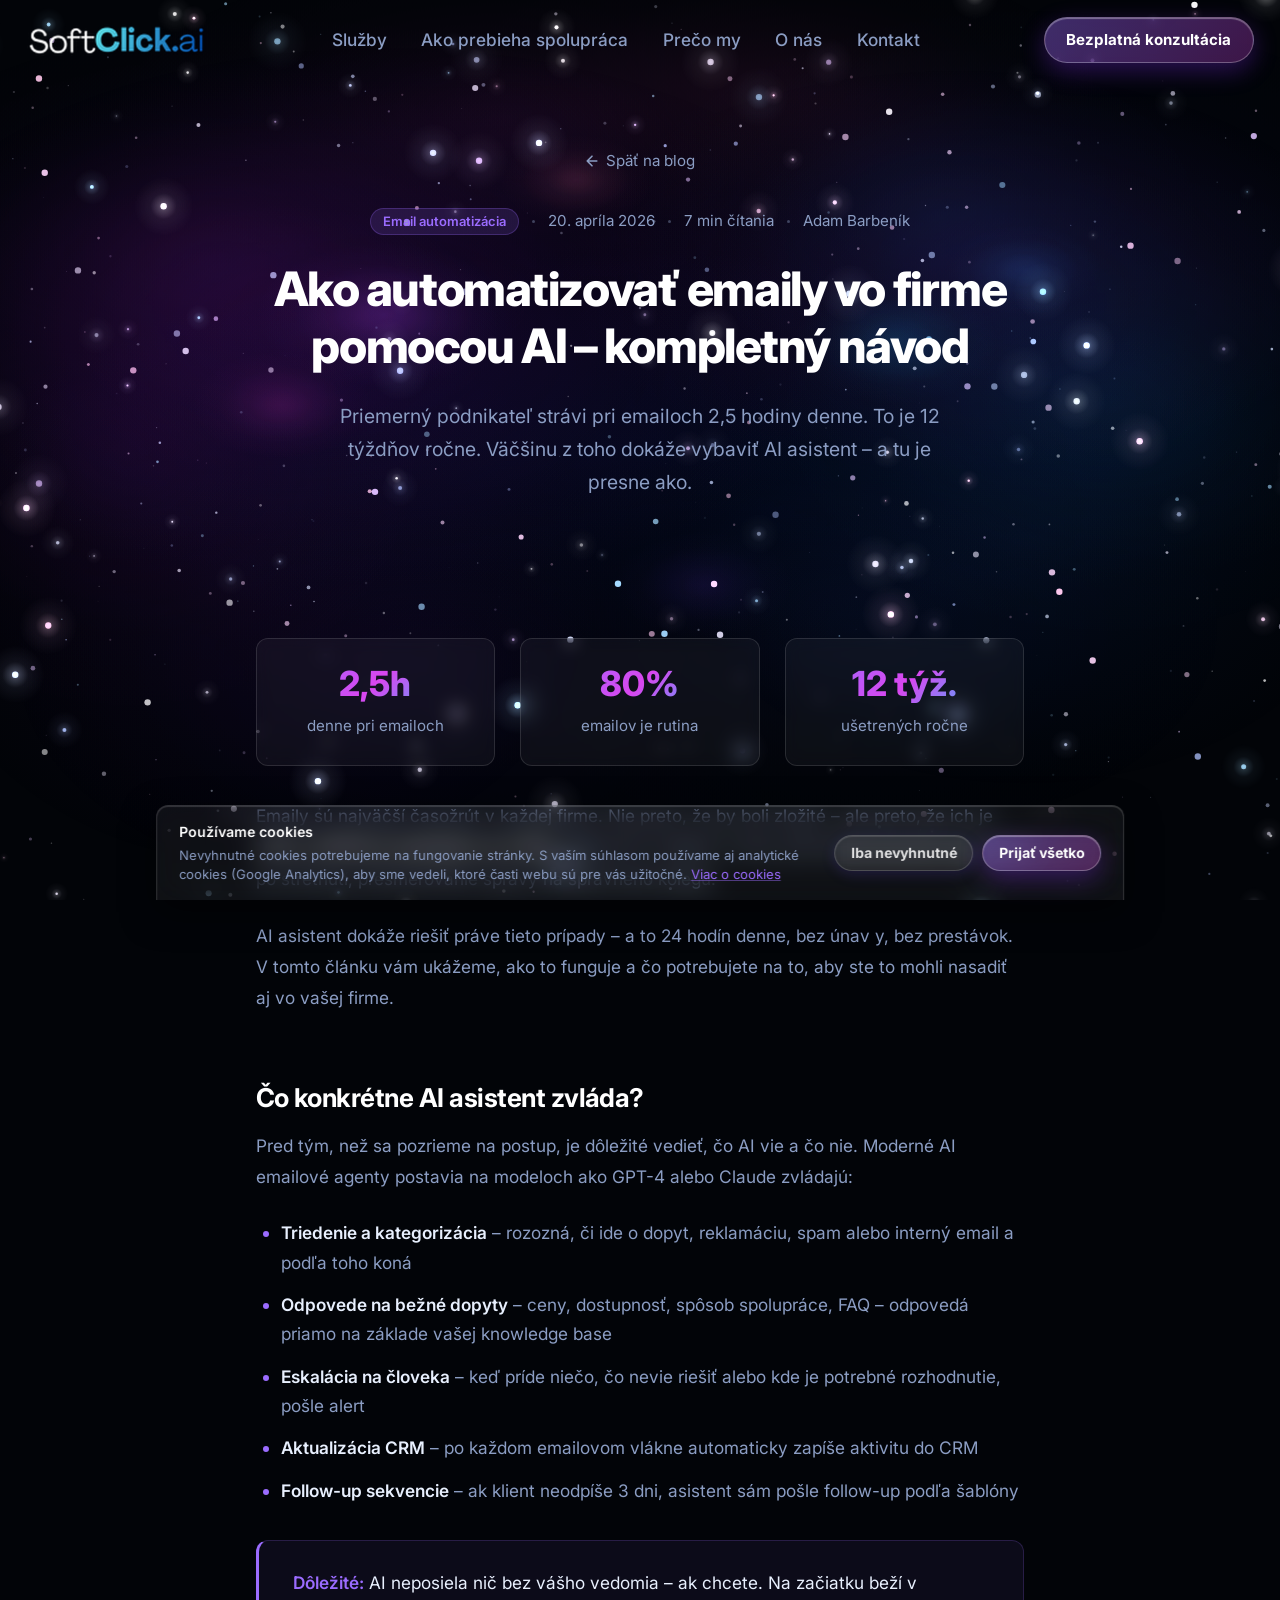
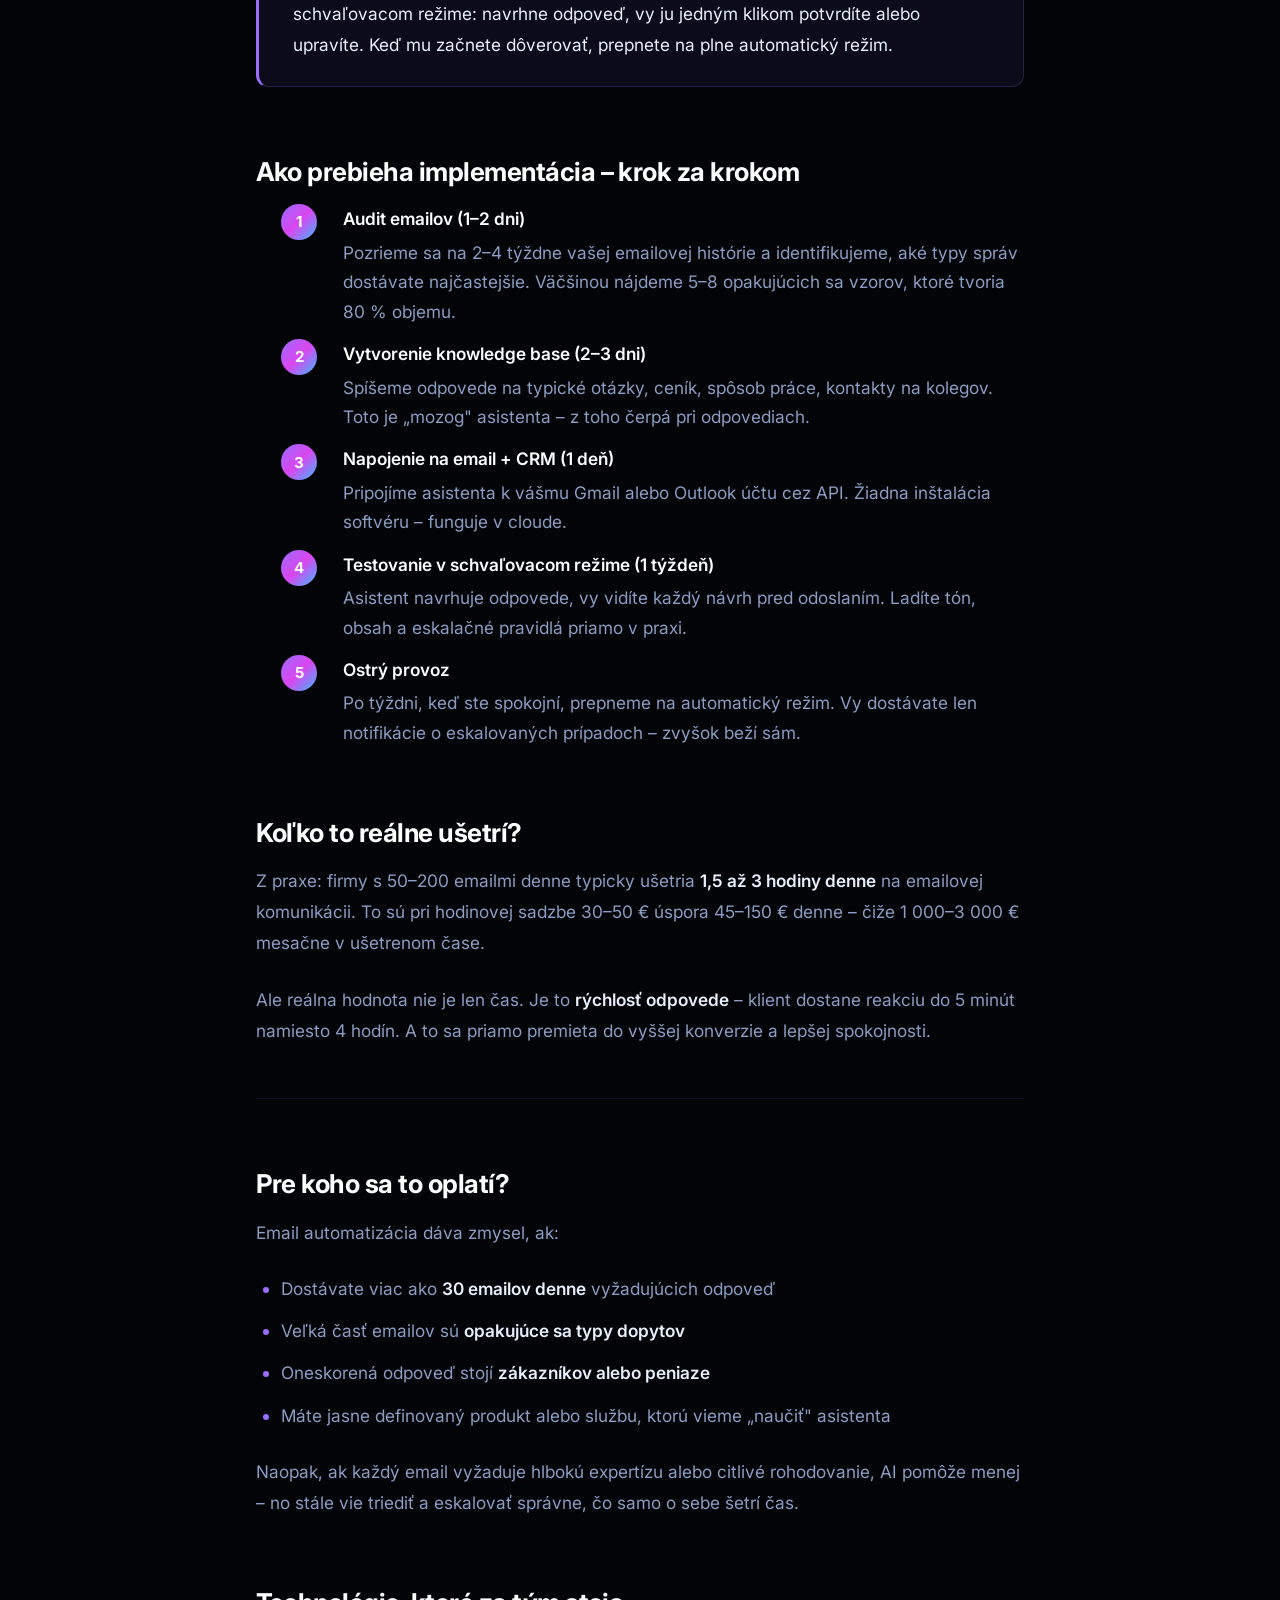
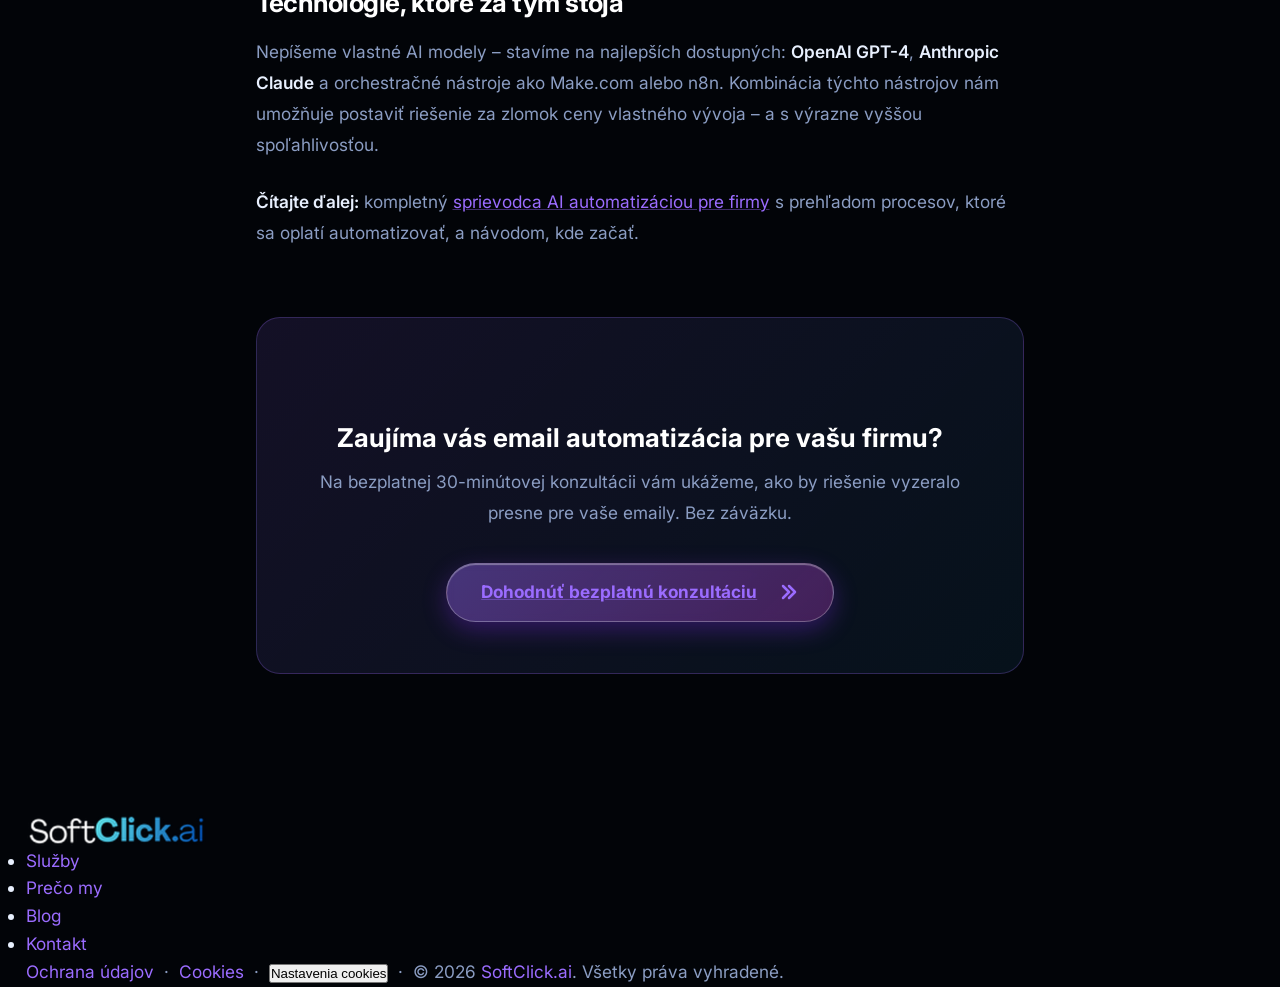
<file: blog/ai-automatizacia-emailov.html>
<!DOCTYPE html>
<html lang="sk">
<head>
  <meta charset="UTF-8">
  <meta name="viewport" content="width=device-width, initial-scale=1.0">
  <title>Ako automatizovať emaily vo firme pomocou AI – kompletný návod | SoftClick.ai</title>
  <meta name="description" content="Emaily zaberajú priemerne 2,5 hodiny denne. Zistite, ako AI asistent dokáže triediť, odpovedať a eskalovať správy automaticky – bez Vášho zásahu.">
  <meta name="robots" content="index, follow">
  <link rel="canonical" href="https://softclick.ai/blog/ai-automatizacia-emailov.html">
  <meta property="og:title" content="Ako automatizovať emaily vo firme pomocou AI">
  <meta property="og:description" content="Kompletný návod: ako AI asistent triedi, odpovedá a eskaluje emaily automaticky. Reálne čísla a postup implementácie.">
  <meta property="og:type" content="article">
  <meta property="og:url" content="https://softclick.ai/blog/ai-automatizacia-emailov.html">
  <meta property="og:image" content="https://softclick.ai/assets/og-image.png">
  <meta property="og:locale" content="sk_SK">
  <meta property="og:site_name" content="SoftClick.ai">
  <meta property="article:published_time" content="2026-04-20">
  <meta property="article:author" content="Adam Barbeník">
  <link rel="icon" type="image/png" sizes="32x32" href="../assets/favicon-32.png">
  <link rel="icon" type="image/png" sizes="180x180" href="../assets/favicon.png">

  <script type="application/ld+json">
  {
    "@context": "https://schema.org",
    "@type": "Article",
    "headline": "Ako automatizovať emaily vo firme pomocou AI – kompletný návod",
    "description": "Emaily zaberajú priemerne 2,5 hodiny denne. Zistite, ako AI asistent dokáže triediť, odpovedať a eskalovať správy automaticky – bez Vášho zásahu.",
    "image": "https://softclick.ai/assets/og-image.png",
    "author": {
      "@type": "Person",
      "name": "Adam Barbeník",
      "jobTitle": "Co-Founder",
      "worksFor": {"@type": "Organization", "name": "SoftClick.ai", "url": "https://softclick.ai"}
    },
    "publisher": {
      "@type": "Organization",
      "name": "SoftClick.ai",
      "url": "https://softclick.ai",
      "logo": {"@type": "ImageObject", "url": "https://softclick.ai/assets/favicon.png", "width": 180, "height": 180}
    },
    "datePublished": "2026-04-20",
    "dateModified": "2026-04-20",
    "url": "https://softclick.ai/blog/ai-automatizacia-emailov.html",
    "inLanguage": "sk",
    "keywords": ["AI automatizácia emailov", "automatizácia pre firmy", "AI asistent email", "email automation Slovakia"],
    "articleSection": "Email automatizácia",
    "timeRequired": "PT7M"
  }
  </script>

  <script type="application/ld+json">
  {
    "@context": "https://schema.org",
    "@type": "BreadcrumbList",
    "itemListElement": [
      {"@type": "ListItem", "position": 1, "name": "Domov", "item": "https://softclick.ai/"},
      {"@type": "ListItem", "position": 2, "name": "Blog", "item": "https://softclick.ai/blog/"},
      {"@type": "ListItem", "position": 3, "name": "Automatizácia emailov pomocou AI", "item": "https://softclick.ai/blog/ai-automatizacia-emailov.html"}
    ]
  }
  </script>

  <link rel="preconnect" href="https://fonts.googleapis.com">
  <link rel="preconnect" href="https://fonts.gstatic.com" crossorigin>
  <link href="https://fonts.googleapis.com/css2?family=Inter:wght@400;500;600;700;800&display=swap" rel="stylesheet">
  <link rel="stylesheet" href="../css/variables.css?v=20260730g">
  <link rel="stylesheet" href="../css/base.css?v=20260730g">
  <link rel="stylesheet" href="../css/header.css?v=20260730g">
  <link rel="stylesheet" href="../css/buttons.css?v=20260730g">
  <link rel="stylesheet" href="../css/responsive.css?v=20260730g">
  <link rel="stylesheet" href="../css/cookies.css?v=20260730g">

  <style>
    /* Article layout */
    .article-header {
      max-width: 47.5rem;
      margin: 0 auto;
      padding: calc(var(--header-height) + var(--space-3xl)) var(--space-lg) var(--space-2xl);
      text-align: center;
    }
    .article-header__back {
      display: inline-flex;
      align-items: center;
      gap: 6px;
      font-size: var(--font-size-sm);
      color: var(--text-muted);
      text-decoration: none;
      margin-bottom: var(--space-xl);
      transition: color var(--transition-fast);
    }
    .article-header__back:hover { color: var(--accent-violet); }
    .article-header__meta {
      display: flex;
      align-items: center;
      justify-content: center;
      gap: var(--space-sm);
      font-size: var(--font-size-sm);
      color: var(--text-muted);
      margin-bottom: var(--space-lg);
      flex-wrap: wrap;
    }
    .article-header__tag {
      display: inline-block;
      padding: 2px 12px;
      border-radius: var(--radius-full);
      background: rgba(155, 108, 255, 0.15);
      border: 1px solid rgba(155, 108, 255, 0.25);
      color: var(--accent-violet);
      font-size: 0.75rem;
      font-weight: 600;
    }
    .article-header__dot {
      width: 3px; height: 3px;
      border-radius: 50%;
      background: var(--text-muted);
      opacity: 0.4;
    }
    .article-header h1 {
      font-size: clamp(1.75rem, 3vw + 0.75rem, 2.75rem);
      font-weight: 800;
      color: var(--text-heading);
      line-height: 1.2;
      letter-spacing: -0.03em;
      margin-bottom: var(--space-lg);
    }
    .article-header__lead {
      font-size: var(--font-size-lg);
      color: var(--text-muted);
      line-height: 1.7;
      max-width: 620px;
      margin: 0 auto;
    }

    /* Article body */
    .article-body {
      max-width: 47.5rem;
      margin: 0 auto;
      padding: var(--space-2xl) var(--space-lg) var(--space-5xl);
    }
    .article-body h2 {
      font-size: var(--font-size-2xl);
      font-weight: 700;
      color: var(--text-heading);
      margin: var(--space-3xl) 0 var(--space-md);
      letter-spacing: -0.02em;
    }
    .article-body h3 {
      font-size: var(--font-size-xl);
      font-weight: 600;
      color: var(--text-heading);
      margin: var(--space-2xl) 0 var(--space-sm);
    }
    .article-body p {
      font-size: var(--font-size-base);
      color: var(--text-muted);
      line-height: 1.8;
      margin-bottom: var(--space-lg);
    }
    .article-body strong { color: var(--text-light); font-weight: 600; }
    .article-body a {
      color: var(--accent-violet);
      text-decoration: underline;
      text-decoration-color: rgba(155,108,255,0.4);
      transition: text-decoration-color var(--transition-fast);
    }
    .article-body a:hover { text-decoration-color: var(--accent-violet); }

    .article-body ul, .article-body ol {
      margin: 0 0 var(--space-lg) var(--space-lg);
      display: flex;
      flex-direction: column;
      gap: var(--space-sm);
    }
    .article-body li {
      font-size: var(--font-size-base);
      color: var(--text-muted);
      line-height: 1.7;
    }
    .article-body li::marker { color: var(--accent-violet); }

    /* Callout box */
    .callout {
      background: rgba(155, 108, 255, 0.07);
      border: 1px solid rgba(155, 108, 255, 0.2);
      border-left: 3px solid var(--accent-violet);
      border-radius: var(--radius-md);
      padding: var(--space-lg) var(--space-xl);
      margin: var(--space-xl) 0;
    }
    .callout p { margin: 0; color: var(--text-light); }
    .callout strong { color: var(--accent-violet); }

    /* Stat box */
    .stat-grid {
      display: grid;
      grid-template-columns: repeat(3, 1fr);
      gap: var(--space-lg);
      margin: var(--space-xl) 0;
    }
    .stat-card {
      background: var(--card-bg);
      border: 1px solid var(--card-border);
      border-radius: var(--radius-md);
      padding: var(--space-lg);
      text-align: center;
      backdrop-filter: blur(8px);
    }
    .stat-card__number {
      font-size: var(--font-size-3xl);
      font-weight: 800;
      background: var(--cta-gradient);
      -webkit-background-clip: text;
      -webkit-text-fill-color: transparent;
      background-clip: text;
      display: block;
      line-height: 1.1;
      margin-bottom: var(--space-xs);
    }
    .stat-card__label {
      font-size: var(--font-size-sm);
      color: var(--text-muted);
    }

    /* Step list */
    .steps {
      counter-reset: steps;
      list-style: none;
      margin: 0 0 var(--space-xl);
      padding: 0;
      display: flex;
      flex-direction: column;
      gap: var(--space-lg);
    }
    .steps li {
      counter-increment: steps;
      display: flex;
      gap: var(--space-lg);
      align-items: flex-start;
    }
    .steps li::before {
      content: counter(steps);
      flex-shrink: 0;
      width: 36px;
      height: 36px;
      border-radius: 50%;
      background: var(--cta-gradient);
      color: #fff;
      font-size: var(--font-size-sm);
      font-weight: 700;
      display: flex;
      align-items: center;
      justify-content: center;
    }
    .steps li > div { flex: 1; }
    .steps li strong {
      display: block;
      color: var(--text-heading);
      font-weight: 600;
      margin-bottom: 4px;
    }
    .steps li span { color: var(--text-muted); font-size: var(--font-size-base); line-height: 1.65; }

    /* CTA box */
    .article-cta {
      background: linear-gradient(135deg, rgba(155,108,255,0.12), rgba(61,184,255,0.08));
      border: 1px solid rgba(155,108,255,0.25);
      border-radius: var(--radius-xl);
      padding: var(--space-2xl);
      text-align: center;
      margin-top: var(--space-3xl);
    }
    .article-cta h3 {
      font-size: var(--font-size-2xl);
      font-weight: 700;
      color: var(--text-heading);
      margin-bottom: var(--space-sm);
    }
    .article-cta p {
      color: var(--text-muted);
      margin-bottom: var(--space-xl);
    }

    /* Divider */
    .article-divider {
      border: none;
      border-top: 1px solid rgba(155,108,255,0.1);
      margin: var(--space-2xl) 0;
    }

    @media (max-width: 640px) {
      .stat-grid { grid-template-columns: 1fr; }
    }
  </style>
  <noscript><style>body{opacity:1!important;}</style></noscript>
</head>
<body>

  <div class="aurora-bg" aria-hidden="true">
    <div class="aurora-layer aurora-layer--1"></div>
    <div class="aurora-layer aurora-layer--2"></div>
    <div class="aurora-layer aurora-layer--3"></div>
    <div class="aurora-layer aurora-layer--4"></div>
  </div>

  <canvas id="stars-canvas" aria-hidden="true"></canvas>

  <div class="page-wrapper">

    <header class="site-header" role="banner">
      <div class="header-inner">
        <a href="/" class="logo" aria-label="SoftClick.ai – Domov">
          <img src="../assets/logo-header.png" alt="SoftClick.ai" class="logo-img">
        </a>
        <nav aria-label="Hlavná navigácia">
          <ul class="nav-links">
            <li><a href="/#sluzby">Služby</a></li>
            <li><a href="/#proces">Ako prebieha spolupráca</a></li>
            <li><a href="/#preco">Prečo my</a></li>
            <li><a href="/#onas">O nás</a></li>
            <li><a href="/#kontakt">Kontakt</a></li>
          </ul>
        </nav>
        <div class="header-cta">
          <a href="/#kontakt" class="btn btn-primary btn-sm">Bezplatná konzultácia</a>
        </div>
        <button class="hamburger" aria-label="Otvoriť menu" aria-expanded="false">
          <span></span><span></span><span></span>
        </button>
      </div>
    </header>

    <main id="main">

      <header class="article-header">
        <a href="/blog/" class="article-header__back">
          <svg width="16" height="16" viewBox="0 0 20 20" fill="none">
            <path d="M16 10H4M10 4L4 10l6 6" stroke="currentColor" stroke-width="2" stroke-linecap="round" stroke-linejoin="round"/>
          </svg>
          Späť na blog
        </a>
        <div class="article-header__meta">
          <span class="article-header__tag">Email automatizácia</span>
          <span class="article-header__dot"></span>
          <span>20. apríla 2026</span>
          <span class="article-header__dot"></span>
          <span>7 min čítania</span>
          <span class="article-header__dot"></span>
          <span>Adam Barbeník</span>
        </div>
        <h1>Ako automatizovať emaily vo firme pomocou AI – kompletný návod</h1>
        <p class="article-header__lead">
          Priemerný podnikateľ strávi pri emailoch 2,5 hodiny denne. To je 12 týždňov ročne. Väčšinu z toho dokáže vybaviť AI asistent – a tu je presne ako.
        </p>
      </header>

      <article class="article-body">

        <div class="stat-grid">
          <div class="stat-card">
            <span class="stat-card__number">2,5h</span>
            <span class="stat-card__label">denne pri emailoch</span>
          </div>
          <div class="stat-card">
            <span class="stat-card__number">80%</span>
            <span class="stat-card__label">emailov je rutina</span>
          </div>
          <div class="stat-card">
            <span class="stat-card__number">12 týž.</span>
            <span class="stat-card__label">ušetrených ročne</span>
          </div>
        </div>

        <p>
          Emaily sú najväčší časožrút v každej firme. Nie preto, že by boli zložité – ale preto, že ich je <strong>veľa a väčšina je opakujúca sa rutina</strong>. Odpoveď na dopyt o cene, potvrdenie termínu, follow-up po stretnutí, presmerovanie správy na správneho kolegu.
        </p>
        <p>
          AI asistent dokáže riešiť práve tieto prípady – a to 24 hodín denne, bez únav y, bez prestávok. V tomto článku vám ukážeme, ako to funguje a čo potrebujete na to, aby ste to mohli nasadiť aj vo vašej firme.
        </p>

        <h2>Čo konkrétne AI asistent zvláda?</h2>
        <p>
          Pred tým, než sa pozrieme na postup, je dôležité vedieť, čo AI vie a čo nie. Moderné AI emailové agenty postavia na modeloch ako GPT-4 alebo Claude zvládajú:
        </p>
        <ul>
          <li><strong>Triedenie a kategorizácia</strong> – rozozná, či ide o dopyt, reklamáciu, spam alebo interný email a podľa toho koná</li>
          <li><strong>Odpovede na bežné dopyty</strong> – ceny, dostupnosť, spôsob spolupráce, FAQ – odpovedá priamo na základe vašej knowledge base</li>
          <li><strong>Eskalácia na človeka</strong> – keď príde niečo, čo nevie riešiť alebo kde je potrebné rozhodnutie, pošle alert</li>
          <li><strong>Aktualizácia CRM</strong> – po každom emailovom vlákne automaticky zapíše aktivitu do CRM</li>
          <li><strong>Follow-up sekvencie</strong> – ak klient neodpíše 3 dni, asistent sám pošle follow-up podľa šablóny</li>
        </ul>

        <div class="callout">
          <p><strong>Dôležité:</strong> AI neposiela nič bez vášho vedomia – ak chcete. Na začiatku beží v schvaľovacom režime: navrhne odpoveď, vy ju jedným klikom potvrdíte alebo upravíte. Keď mu začnete dôverovať, prepnete na plne automatický režim.</p>
        </div>

        <h2>Ako prebieha implementácia – krok za krokom</h2>

        <ol class="steps">
          <li>
            <div>
              <strong>Audit emailov (1–2 dni)</strong>
              <span>Pozrieme sa na 2–4 týždne vašej emailovej histórie a identifikujeme, aké typy správ dostávate najčastejšie. Väčšinou nájdeme 5–8 opakujúcich sa vzorov, ktoré tvoria 80 % objemu.</span>
            </div>
          </li>
          <li>
            <div>
              <strong>Vytvorenie knowledge base (2–3 dni)</strong>
              <span>Spíšeme odpovede na typické otázky, ceník, spôsob práce, kontakty na kolegov. Toto je „mozog" asistenta – z toho čerpá pri odpovediach.</span>
            </div>
          </li>
          <li>
            <div>
              <strong>Napojenie na email + CRM (1 deň)</strong>
              <span>Pripojíme asistenta k vášmu Gmail alebo Outlook účtu cez API. Žiadna inštalácia softvéru – funguje v cloude.</span>
            </div>
          </li>
          <li>
            <div>
              <strong>Testovanie v schvaľovacom režime (1 týždeň)</strong>
              <span>Asistent navrhuje odpovede, vy vidíte každý návrh pred odoslaním. Ladíte tón, obsah a eskalačné pravidlá priamo v praxi.</span>
            </div>
          </li>
          <li>
            <div>
              <strong>Ostrý provoz</strong>
              <span>Po týždni, keď ste spokojní, prepneme na automatický režim. Vy dostávate len notifikácie o eskalovaných prípadoch – zvyšok beží sám.</span>
            </div>
          </li>
        </ol>

        <h2>Koľko to reálne ušetrí?</h2>
        <p>
          Z praxe: firmy s 50–200 emailmi denne typicky ušetria <strong>1,5 až 3 hodiny denne</strong> na emailovej komunikácii. To sú pri hodinovej sadzbe 30–50 € úspora 45–150 € denne – čiže 1 000–3 000 € mesačne v ušetrenom čase.
        </p>
        <p>
          Ale reálna hodnota nie je len čas. Je to <strong>rýchlosť odpovede</strong> – klient dostane reakciu do 5 minút namiesto 4 hodín. A to sa priamo premieta do vyššej konverzie a lepšej spokojnosti.
        </p>

        <hr class="article-divider">

        <h2>Pre koho sa to oplatí?</h2>
        <p>
          Email automatizácia dáva zmysel, ak:
        </p>
        <ul>
          <li>Dostávate viac ako <strong>30 emailov denne</strong> vyžadujúcich odpoveď</li>
          <li>Veľká časť emailov sú <strong>opakujúce sa typy dopytov</strong></li>
          <li>Oneskorená odpoveď stojí <strong>zákazníkov alebo peniaze</strong></li>
          <li>Máte jasne definovaný produkt alebo službu, ktorú vieme „naučiť" asistenta</li>
        </ul>
        <p>
          Naopak, ak každý email vyžaduje hlbokú expertízu alebo citlivé rohodovanie, AI pomôže menej – no stále vie triediť a eskalovať správne, čo samo o sebe šetrí čas.
        </p>

        <h2>Technológie, ktoré za tým stoja</h2>
        <p>
          Nepíšeme vlastné AI modely – stavíme na najlepších dostupných: <strong>OpenAI GPT-4</strong>, <strong>Anthropic Claude</strong> a orchestračné nástroje ako Make.com alebo n8n. Kombinácia týchto nástrojov nám umožňuje postaviť riešenie za zlomok ceny vlastného vývoja – a s výrazne vyššou spoľahlivosťou.
        </p>

        <p><strong>Čítajte ďalej:</strong> kompletný <a href="/ai-automatizacia.html">sprievodca AI automatizáciou pre firmy</a> s prehľadom procesov, ktoré sa oplatí automatizovať, a návodom, kde začať.</p>

        <div class="article-cta">
          <h3>Zaujíma vás email automatizácia pre vašu firmu?</h3>
          <p>Na bezplatnej 30-minútovej konzultácii vám ukážeme, ako by riešenie vyzeralo presne pre vaše emaily. Bez záväzku.</p>
          <a href="/#kontakt" class="btn btn-primary">
            Dohodnúť bezplatnú konzultáciu
            <svg class="btn-arrow" viewBox="0 0 20 20" fill="none" aria-hidden="true">
              <path d="M4 4l6 6-6 6" stroke="currentColor" stroke-width="2.5" stroke-linecap="round" stroke-linejoin="round"/>
              <path d="M10 4l6 6-6 6" stroke="currentColor" stroke-width="2.5" stroke-linecap="round" stroke-linejoin="round"/>
            </svg>
          </a>
        </div>

      </article>

    </main>

    <footer class="site-footer" role="contentinfo">
      <div class="container">
        <div class="footer-inner">
          <a href="/" class="footer-logo logo" aria-label="SoftClick.ai">
            <img src="../assets/logo-header.png" alt="SoftClick.ai" class="logo-img">
          </a>
          <ul class="footer-links">
            <li><a href="/#sluzby">Služby</a></li>
            <li><a href="/#preco">Prečo my</a></li>
            <li><a href="/blog/">Blog</a></li>
            <li><a href="/#kontakt">Kontakt</a></li>
          </ul>
          <p class="footer-copy"><a href="../ochrana-osobnych-udajov.html">Ochrana údajov</a> &nbsp;·&nbsp; <a href="../cookies.html">Cookies</a> &nbsp;·&nbsp; <button type="button" class="footer-link-btn" data-cookie-settings>Nastavenia cookies</button> &nbsp;·&nbsp; &copy; 2026 <a href="/">SoftClick.ai</a>. Všetky práva vyhradené.</p>
        </div>
      </div>
    </footer>

  </div>

  <script src="../js/stars.js?v=20260730g"></script>
  <script src="../js/main.js?v=20260730g"></script>
  <script src="../js/animations.js?v=20260730g"></script>
  <script src="../js/cookies.js?v=20260730g"></script>
</body>
</html>
</file>
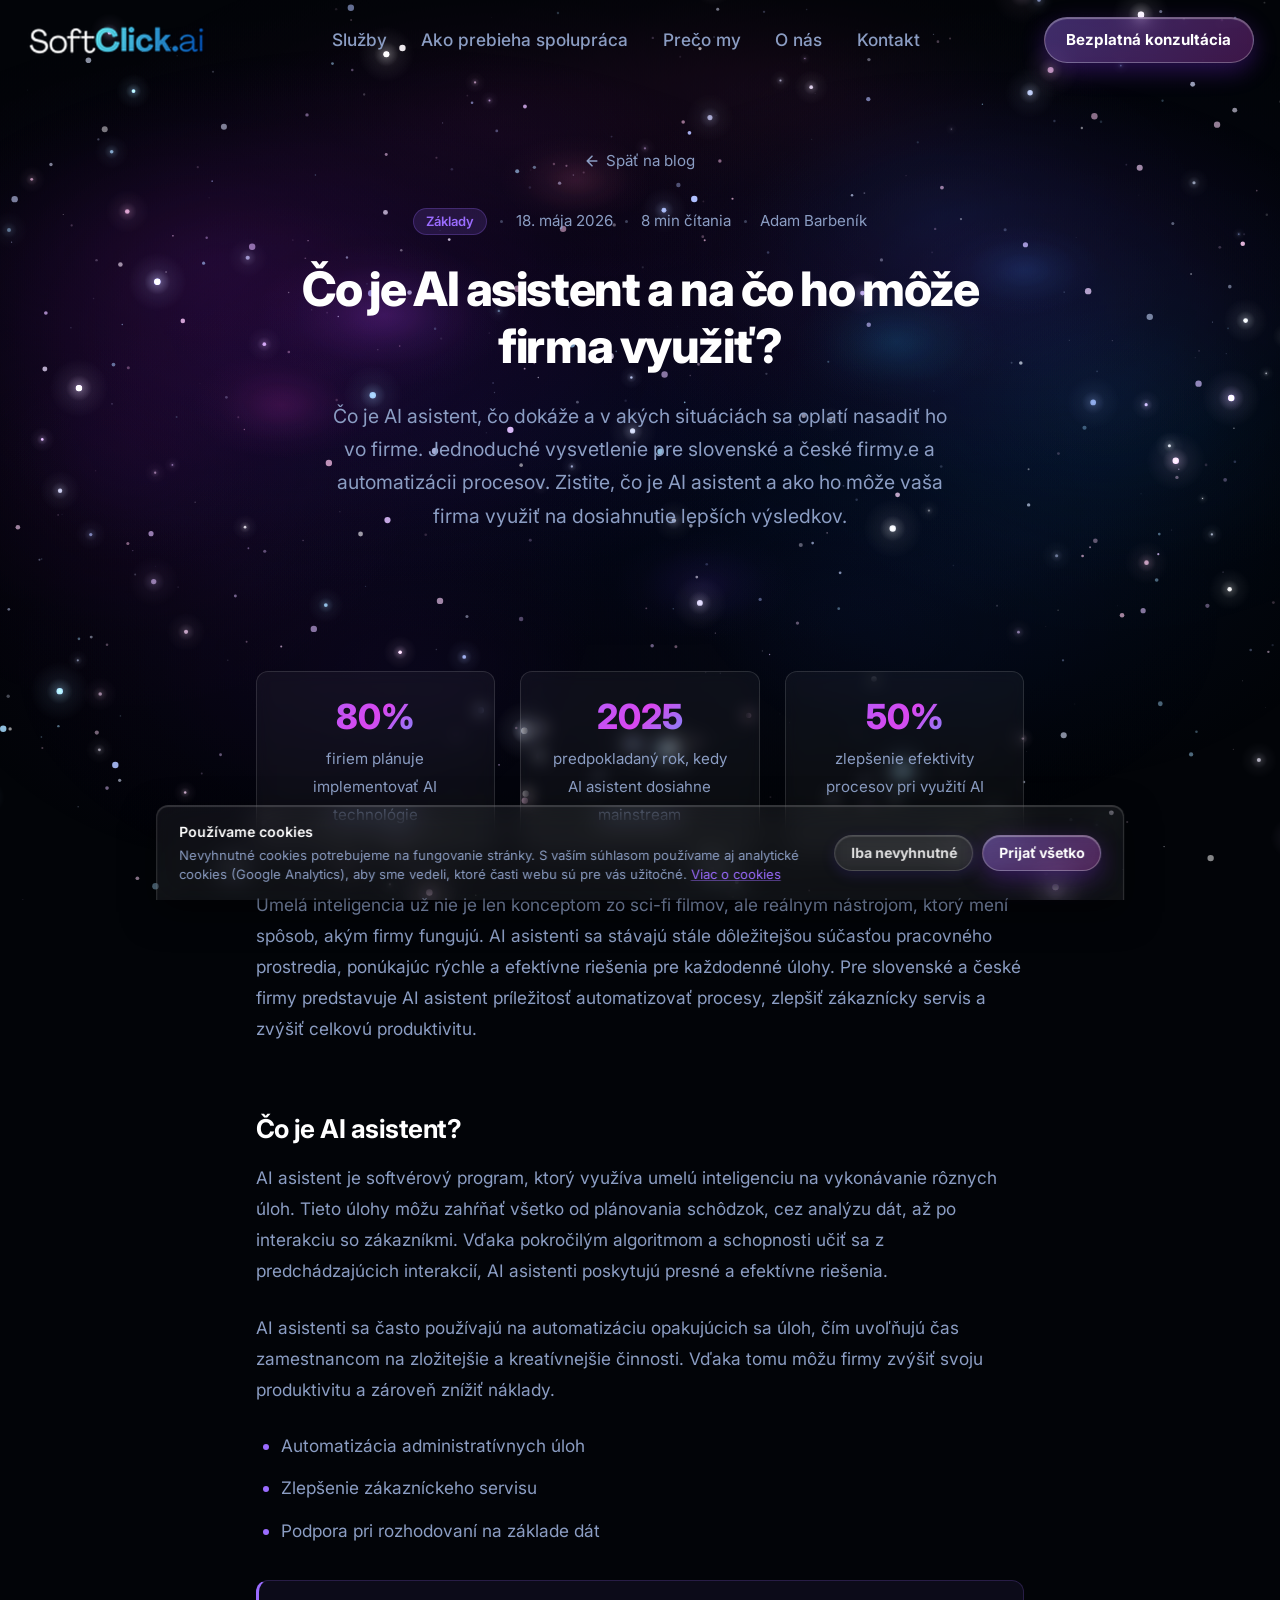
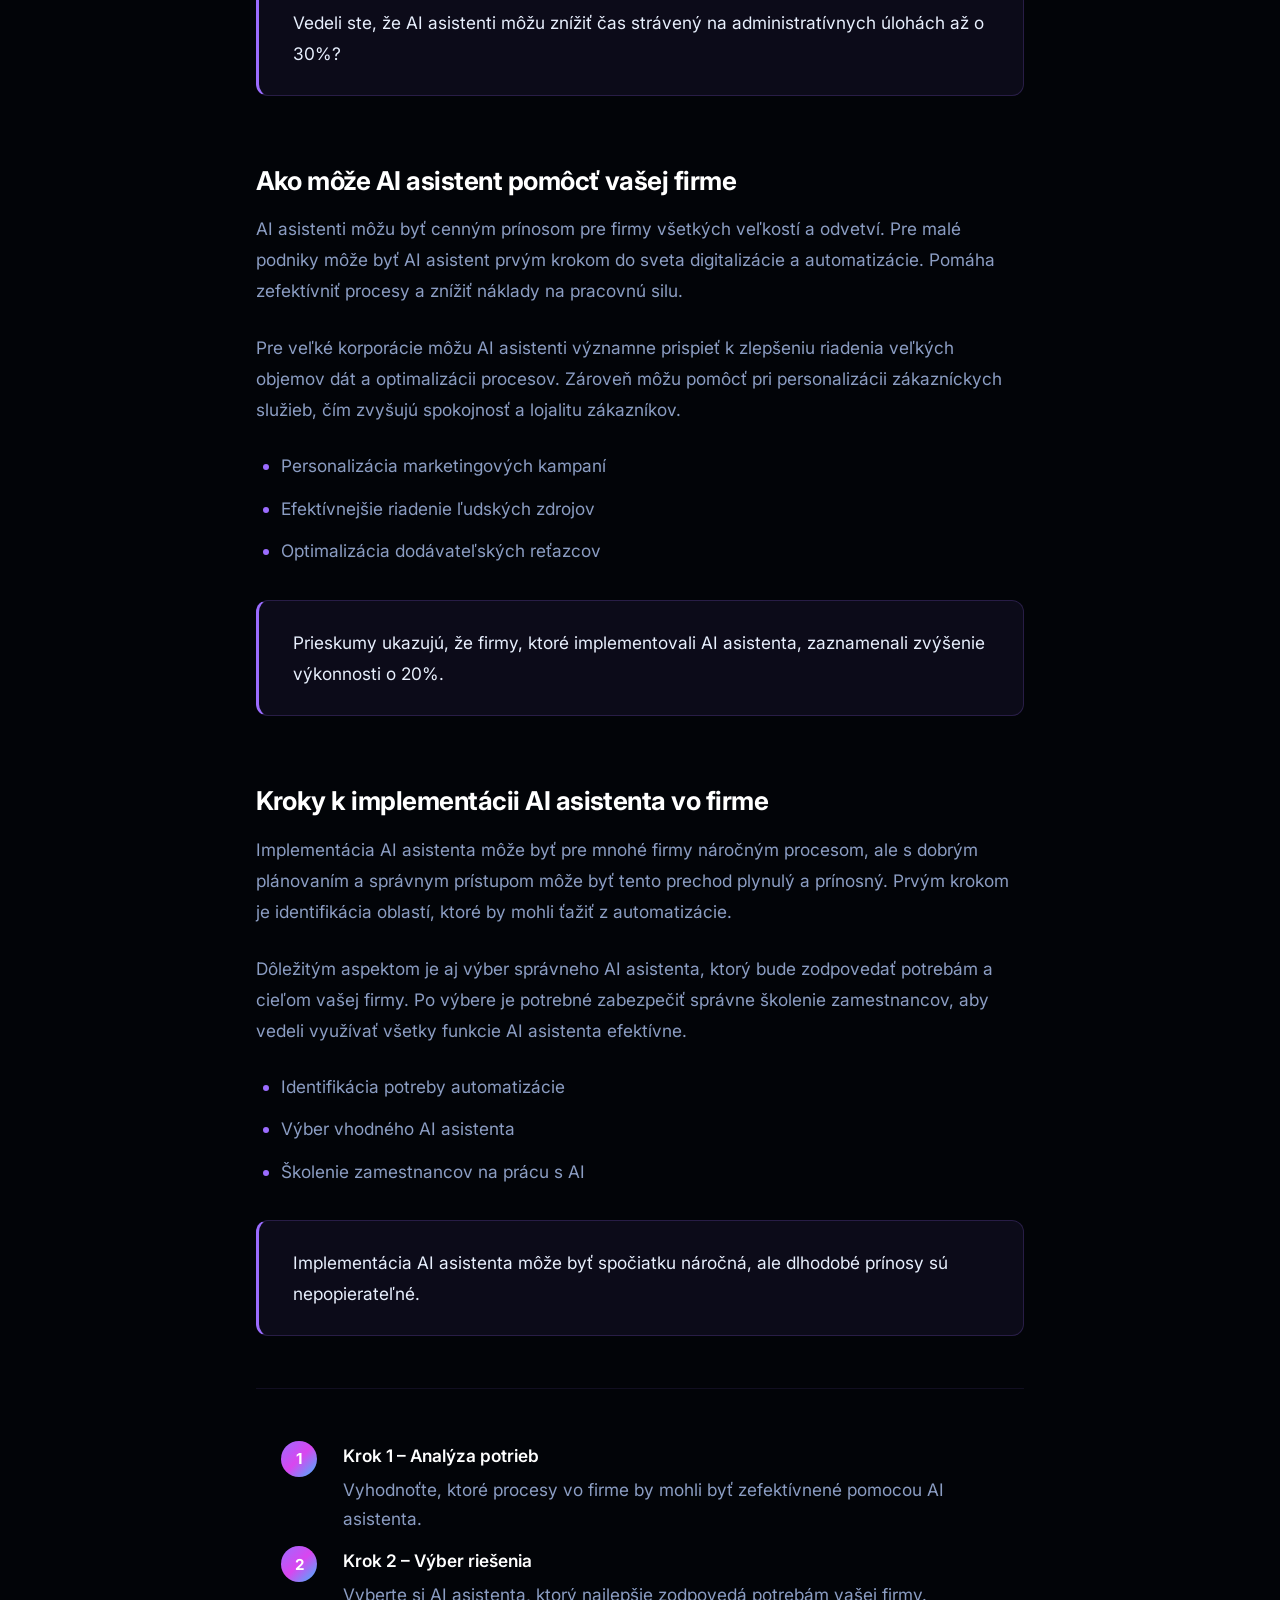
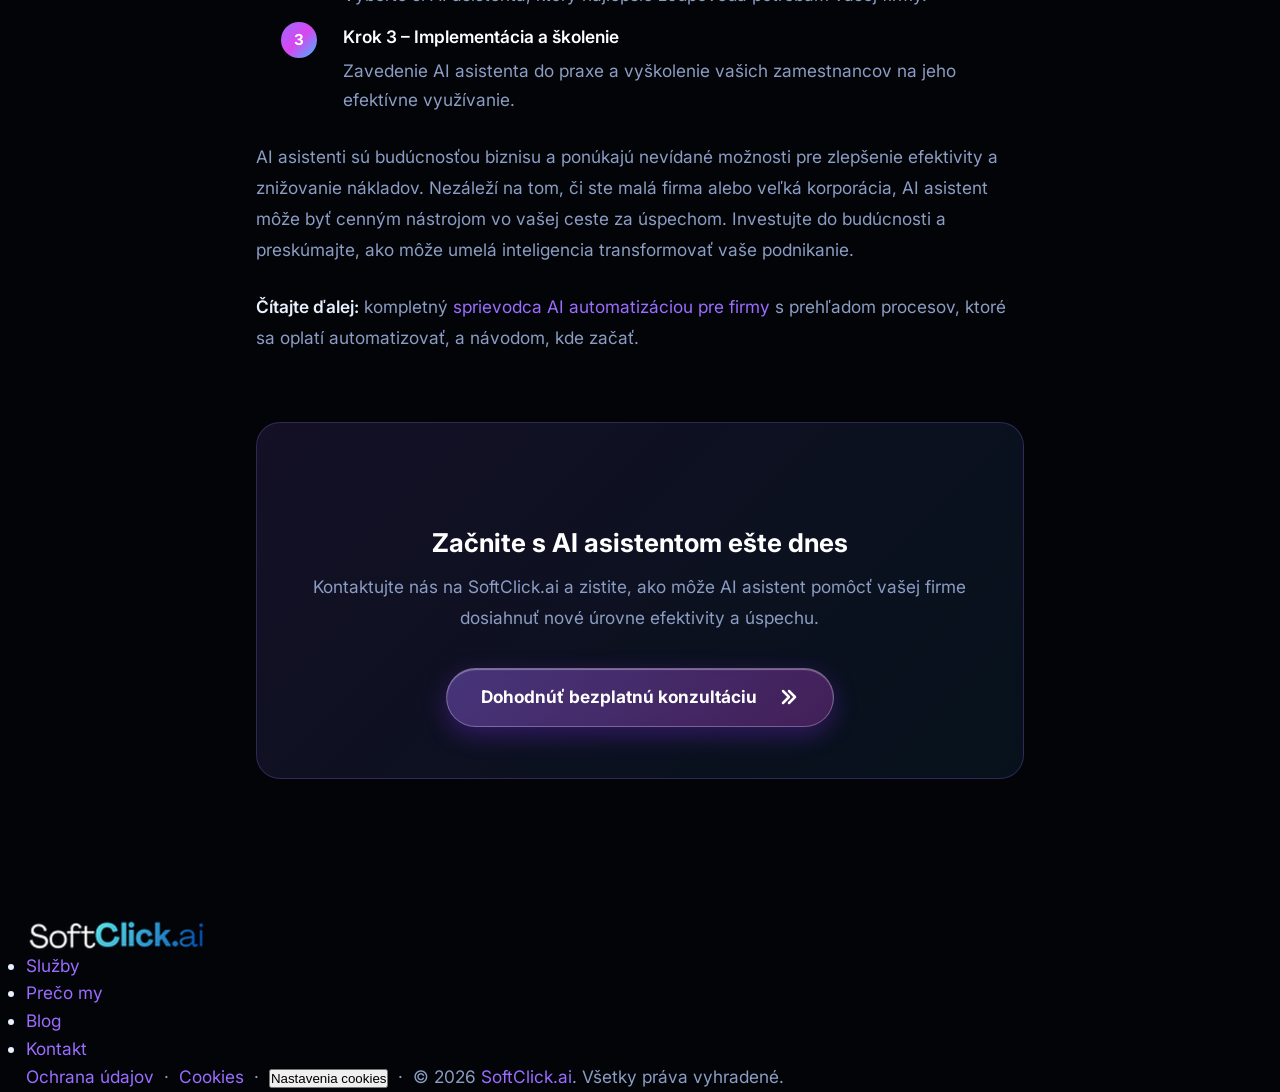
<file: blog/co-je-ai-asistent.html>
<!DOCTYPE html>
<html lang="sk">
<head>
  <meta charset="UTF-8">
  <meta name="viewport" content="width=device-width, initial-scale=1.0">
  <title>Čo je AI asistent a na čo ho môže firma využiť? | SoftClick.ai</title>
  <meta name="description" content="Čo je AI asistent, čo dokáže a v akých situáciách sa oplatí nasadiť ho vo firme. Jednoduché vysvetlenie pre slovenské a české firmy.">
  <meta name="robots" content="index, follow">
  <link rel="canonical" href="https://softclick.ai/blog/co-je-ai-asistent.html">
  <meta property="og:title" content="Čo je AI asistent a na čo ho môže firma využiť? | SoftClick.ai">
  <meta property="og:description" content="Čo je AI asistent, čo dokáže a v akých situáciách sa oplatí nasadiť ho vo firme. Jednoduché vysvetlenie pre slovenské a české firmy.">
  <meta property="og:type" content="article">
  <meta property="og:url" content="https://softclick.ai/blog/co-je-ai-asistent.html">
  <meta property="og:image" content="https://softclick.ai/assets/og-image.png">
  <meta property="og:locale" content="sk_SK">
  <meta property="og:site_name" content="SoftClick.ai">
  <meta property="article:published_time" content="2026-05-18">
  <meta property="article:author" content="Adam Barbeník">
  <link rel="icon" type="image/png" sizes="32x32" href="../assets/favicon-32.png">
  <link rel="icon" type="image/png" sizes="180x180" href="../assets/favicon.png">

  <script type="application/ld+json">
  {
    "@context": "https://schema.org",
    "@type": "Article",
    "headline": "Čo je AI asistent a na čo ho môže firma využiť?",
    "description": "Čo je AI asistent, čo dokáže a v akých situáciách sa oplatí nasadiť ho vo firme. Jednoduché vysvetlenie pre slovenské a české firmy.",
    "image": "https://softclick.ai/assets/og-image.png",
    "author": {
      "@type": "Person",
      "name": "Adam Barbeník",
      "jobTitle": "Co-Founder",
      "worksFor": {"@type": "Organization", "name": "SoftClick.ai", "url": "https://softclick.ai"}
    },
    "publisher": {
      "@type": "Organization",
      "name": "SoftClick.ai",
      "url": "https://softclick.ai",
      "logo": {"@type": "ImageObject", "url": "https://softclick.ai/assets/favicon.png", "width": 180, "height": 180}
    },
    "datePublished": "2026-05-18",
    "dateModified": "2026-05-18",
    "url": "https://softclick.ai/blog/co-je-ai-asistent.html",
    "inLanguage": "sk",
    "keywords": "AI asistent pre firmy, umelá inteligencia biznis, čo je AI asistent",
    "articleSection": "Základy",
    "timeRequired": "PT8M"
  }
  </script>

  <script type="application/ld+json">
  {
    "@context": "https://schema.org",
    "@type": "BreadcrumbList",
    "itemListElement": [
      {"@type": "ListItem", "position": 1, "name": "Domov", "item": "https://softclick.ai/"},
      {"@type": "ListItem", "position": 2, "name": "Blog", "item": "https://softclick.ai/blog/"},
      {"@type": "ListItem", "position": 3, "name": "Čo je AI asistent", "item": "https://softclick.ai/blog/co-je-ai-asistent.html"}
    ]
  }
  </script>

  <link rel="preconnect" href="https://fonts.googleapis.com">
  <link rel="preconnect" href="https://fonts.gstatic.com" crossorigin>
  <link href="https://fonts.googleapis.com/css2?family=Inter:wght@400;500;600;700;800&display=swap" rel="stylesheet">
  <link rel="stylesheet" href="../css/variables.css?v=20260730g">
  <link rel="stylesheet" href="../css/base.css?v=20260730g">
  <link rel="stylesheet" href="../css/header.css?v=20260730g">
  <link rel="stylesheet" href="../css/buttons.css?v=20260730g">
  <link rel="stylesheet" href="../css/responsive.css?v=20260730g">
  <link rel="stylesheet" href="../css/cookies.css?v=20260730g">

  <style>
    .article-header {
      max-width: 47.5rem;
      margin: 0 auto;
      padding: calc(var(--header-height) + var(--space-3xl)) var(--space-lg) var(--space-2xl);
      text-align: center;
    }
    .article-header__back {
      display: inline-flex;
      align-items: center;
      gap: 6px;
      font-size: var(--font-size-sm);
      color: var(--text-muted);
      text-decoration: none;
      margin-bottom: var(--space-xl);
      transition: color var(--transition-fast);
    }
    .article-header__back:hover { color: var(--accent-violet); }
    .article-header__meta {
      display: flex;
      align-items: center;
      justify-content: center;
      gap: var(--space-sm);
      font-size: var(--font-size-sm);
      color: var(--text-muted);
      margin-bottom: var(--space-lg);
      flex-wrap: wrap;
    }
    .article-header__tag {
      display: inline-block;
      padding: 2px 12px;
      border-radius: var(--radius-full);
      background: rgba(155, 108, 255, 0.15);
      border: 1px solid rgba(155, 108, 255, 0.25);
      color: var(--accent-violet);
      font-size: 0.75rem;
      font-weight: 600;
    }
    .article-header__dot { width: 3px; height: 3px; border-radius: 50%; background: var(--text-muted); opacity: 0.4; }
    .article-header h1 {
      font-size: clamp(1.75rem, 3vw + 0.75rem, 2.75rem);
      font-weight: 800;
      color: var(--text-heading);
      line-height: 1.2;
      letter-spacing: -0.03em;
      margin-bottom: var(--space-lg);
    }
    .article-header__lead { font-size: var(--font-size-lg); color: var(--text-muted); line-height: 1.7; max-width: 620px; margin: 0 auto; }
    .article-body { max-width: 47.5rem; margin: 0 auto; padding: var(--space-2xl) var(--space-lg) var(--space-5xl); }
    .article-body h2 { font-size: var(--font-size-2xl); font-weight: 700; color: var(--text-heading); margin: var(--space-3xl) 0 var(--space-md); letter-spacing: -0.02em; }
    .article-body h3 { font-size: var(--font-size-xl); font-weight: 600; color: var(--text-heading); margin: var(--space-2xl) 0 var(--space-sm); }
    .article-body p { font-size: var(--font-size-base); color: var(--text-muted); line-height: 1.8; margin-bottom: var(--space-lg); }
    .article-body strong { color: var(--text-light); font-weight: 600; }
    .article-body ul, .article-body ol { margin: 0 0 var(--space-lg) var(--space-lg); display: flex; flex-direction: column; gap: var(--space-sm); }
    .article-body li { font-size: var(--font-size-base); color: var(--text-muted); line-height: 1.7; }
    .article-body li::marker { color: var(--accent-violet); }
    .callout { background: rgba(155, 108, 255, 0.07); border: 1px solid rgba(155, 108, 255, 0.2); border-left: 3px solid var(--accent-violet); border-radius: var(--radius-md); padding: var(--space-lg) var(--space-xl); margin: var(--space-xl) 0; }
    .callout p { margin: 0; color: var(--text-light); }
    .stat-grid { display: grid; grid-template-columns: repeat(3, 1fr); gap: var(--space-lg); margin: var(--space-xl) 0; }
    .stat-card { background: var(--card-bg); border: 1px solid var(--card-border); border-radius: var(--radius-md); padding: var(--space-lg); text-align: center; backdrop-filter: blur(8px); }
    .stat-card__number { font-size: var(--font-size-3xl); font-weight: 800; background: var(--cta-gradient); -webkit-background-clip: text; -webkit-text-fill-color: transparent; background-clip: text; display: block; line-height: 1.1; margin-bottom: var(--space-xs); }
    .stat-card__label { font-size: var(--font-size-sm); color: var(--text-muted); }
    .steps { counter-reset: steps; list-style: none; margin: 0 0 var(--space-xl); padding: 0; display: flex; flex-direction: column; gap: var(--space-lg); }
    .steps li { counter-increment: steps; display: flex; gap: var(--space-lg); align-items: flex-start; }
    .steps li::before { content: counter(steps); flex-shrink: 0; width: 36px; height: 36px; border-radius: 50%; background: var(--cta-gradient); color: #fff; font-size: var(--font-size-sm); font-weight: 700; display: flex; align-items: center; justify-content: center; }
    .steps li > div { flex: 1; }
    .steps li strong { display: block; color: var(--text-heading); font-weight: 600; margin-bottom: 4px; }
    .steps li span { color: var(--text-muted); font-size: var(--font-size-base); line-height: 1.65; }
    .article-cta { background: linear-gradient(135deg, rgba(155,108,255,0.12), rgba(61,184,255,0.08)); border: 1px solid rgba(155,108,255,0.25); border-radius: var(--radius-xl); padding: var(--space-2xl); text-align: center; margin-top: var(--space-3xl); }
    .article-cta h3 { font-size: var(--font-size-2xl); font-weight: 700; color: var(--text-heading); margin-bottom: var(--space-sm); }
    .article-cta p { color: var(--text-muted); margin-bottom: var(--space-xl); }
    .article-divider { border: none; border-top: 1px solid rgba(155,108,255,0.1); margin: var(--space-2xl) 0; }
    @media (max-width: 640px) { .stat-grid { grid-template-columns: 1fr; } }
  </style>
  <noscript><style>body{opacity:1!important;}</style></noscript>
</head>
<body>

  <div class="aurora-bg" aria-hidden="true">
    <div class="aurora-layer aurora-layer--1"></div>
    <div class="aurora-layer aurora-layer--2"></div>
    <div class="aurora-layer aurora-layer--3"></div>
    <div class="aurora-layer aurora-layer--4"></div>
  </div>
  <canvas id="stars-canvas" aria-hidden="true"></canvas>

  <div class="page-wrapper">
    <header class="site-header" role="banner">
      <div class="header-inner">
        <a href="/" class="logo" aria-label="SoftClick.ai – Domov">
          <img src="../assets/logo-header.png" alt="SoftClick.ai" class="logo-img">
        </a>
        <nav aria-label="Hlavná navigácia">
          <ul class="nav-links">
            <li><a href="/#sluzby">Služby</a></li>
            <li><a href="/#proces">Ako prebieha spolupráca</a></li>
            <li><a href="/#preco">Prečo my</a></li>
            <li><a href="/#onas">O nás</a></li>
            <li><a href="/#kontakt">Kontakt</a></li>
          </ul>
        </nav>
        <div class="header-cta">
          <a href="/#kontakt" class="btn btn-primary btn-sm">Bezplatná konzultácia</a>
        </div>
        <button class="hamburger" aria-label="Otvoriť menu" aria-expanded="false">
          <span></span><span></span><span></span>
        </button>
      </div>
    </header>

    <main id="main">
      <header class="article-header">
        <a href="/blog/" class="article-header__back">
          <svg width="16" height="16" viewBox="0 0 20 20" fill="none">
            <path d="M16 10H4M10 4L4 10l6 6" stroke="currentColor" stroke-width="2" stroke-linecap="round" stroke-linejoin="round"/>
          </svg>
          Späť na blog
        </a>
        <div class="article-header__meta">
          <span class="article-header__tag">Základy</span>
          <span class="article-header__dot"></span>
          <span>18. mája 2026</span>
          <span class="article-header__dot"></span>
          <span>8 min čítania</span>
          <span class="article-header__dot"></span>
          <span>Adam Barbeník</span>
        </div>
        <h1>Čo je AI asistent a na čo ho môže firma využiť?</h1>
        <p class="article-header__lead">Čo je AI asistent, čo dokáže a v akých situáciách sa oplatí nasadiť ho vo firme. Jednoduché vysvetlenie pre slovenské a české firmy.e a automatizácii procesov. Zistite, čo je AI asistent a ako ho môže vaša firma využiť na dosiahnutie lepších výsledkov.</p>
      </header>

      <article class="article-body">
        <div class="stat-grid">
          <div class="stat-card">
            <span class="stat-card__number">80%</span>
            <span class="stat-card__label">firiem plánuje implementovať AI technológie</span>
          </div>
          <div class="stat-card">
            <span class="stat-card__number">2025</span>
            <span class="stat-card__label">predpokladaný rok, kedy AI asistent dosiahne mainstream</span>
          </div>
          <div class="stat-card">
            <span class="stat-card__number">50%</span>
            <span class="stat-card__label">zlepšenie efektivity procesov pri využití AI</span>
          </div>
        </div>

        <p>Umelá inteligencia už nie je len konceptom zo sci-fi filmov, ale reálnym nástrojom, ktorý mení spôsob, akým firmy fungujú. AI asistenti sa stávajú stále dôležitejšou súčasťou pracovného prostredia, ponúkajúc rýchle a efektívne riešenia pre každodenné úlohy. Pre slovenské a české firmy predstavuje AI asistent príležitosť automatizovať procesy, zlepšiť zákaznícky servis a zvýšiť celkovú produktivitu.</p>

        <h2>Čo je AI asistent?</h2>
        <p>AI asistent je softvérový program, ktorý využíva umelú inteligenciu na vykonávanie rôznych úloh. Tieto úlohy môžu zahŕňať všetko od plánovania schôdzok, cez analýzu dát, až po interakciu so zákazníkmi. Vďaka pokročilým algoritmom a schopnosti učiť sa z predchádzajúcich interakcií, AI asistenti poskytujú presné a efektívne riešenia.</p>
        <p>AI asistenti sa často používajú na automatizáciu opakujúcich sa úloh, čím uvoľňujú čas zamestnancom na zložitejšie a kreatívnejšie činnosti. Vďaka tomu môžu firmy zvýšiť svoju produktivitu a zároveň znížiť náklady.</p>
        <ul>
          <li>Automatizácia administratívnych úloh</li>
          <li>Zlepšenie zákazníckeho servisu</li>
          <li>Podpora pri rozhodovaní na základe dát</li>
        </ul>
        <div class="callout">
          <p>Vedeli ste, že AI asistenti môžu znížiť čas strávený na administratívnych úlohách až o 30%?</p>
        </div>

        <h2>Ako môže AI asistent pomôcť vašej firme</h2>
        <p>AI asistenti môžu byť cenným prínosom pre firmy všetkých veľkostí a odvetví. Pre malé podniky môže byť AI asistent prvým krokom do sveta digitalizácie a automatizácie. Pomáha zefektívniť procesy a znížiť náklady na pracovnú silu.</p>
        <p>Pre veľké korporácie môžu AI asistenti významne prispieť k zlepšeniu riadenia veľkých objemov dát a optimalizácii procesov. Zároveň môžu pomôcť pri personalizácii zákazníckych služieb, čím zvyšujú spokojnosť a lojalitu zákazníkov.</p>
        <ul>
          <li>Personalizácia marketingových kampaní</li>
          <li>Efektívnejšie riadenie ľudských zdrojov</li>
          <li>Optimalizácia dodávateľských reťazcov</li>
        </ul>
        <div class="callout">
          <p>Prieskumy ukazujú, že firmy, ktoré implementovali AI asistenta, zaznamenali zvýšenie výkonnosti o 20%.</p>
        </div>

        <h2>Kroky k implementácii AI asistenta vo firme</h2>
        <p>Implementácia AI asistenta môže byť pre mnohé firmy náročným procesom, ale s dobrým plánovaním a správnym prístupom môže byť tento prechod plynulý a prínosný. Prvým krokom je identifikácia oblastí, ktoré by mohli ťažiť z automatizácie.</p>
        <p>Dôležitým aspektom je aj výber správneho AI asistenta, ktorý bude zodpovedať potrebám a cieľom vašej firmy. Po výbere je potrebné zabezpečiť správne školenie zamestnancov, aby vedeli využívať všetky funkcie AI asistenta efektívne.</p>
        <ul>
          <li>Identifikácia potreby automatizácie</li>
          <li>Výber vhodného AI asistenta</li>
          <li>Školenie zamestnancov na prácu s AI</li>
        </ul>
        <div class="callout">
          <p>Implementácia AI asistenta môže byť spočiatku náročná, ale dlhodobé prínosy sú nepopierateľné.</p>
        </div>

        <hr class="article-divider">
        <ol class="steps">
          <li>
            <div>
              <strong>Krok 1 – Analýza potrieb</strong>
              <span>Vyhodnoťte, ktoré procesy vo firme by mohli byť zefektívnené pomocou AI asistenta.</span>
            </div>
          </li>
          <li>
            <div>
              <strong>Krok 2 – Výber riešenia</strong>
              <span>Vyberte si AI asistenta, ktorý najlepšie zodpovedá potrebám vašej firmy.</span>
            </div>
          </li>
          <li>
            <div>
              <strong>Krok 3 – Implementácia a školenie</strong>
              <span>Zavedenie AI asistenta do praxe a vyškolenie vašich zamestnancov na jeho efektívne využívanie.</span>
            </div>
          </li>
        </ol>

        <p>AI asistenti sú budúcnosťou biznisu a ponúkajú nevídané možnosti pre zlepšenie efektivity a znižovanie nákladov. Nezáleží na tom, či ste malá firma alebo veľká korporácia, AI asistent môže byť cenným nástrojom vo vašej ceste za úspechom. Investujte do budúcnosti a preskúmajte, ako môže umelá inteligencia transformovať vaše podnikanie.</p>

        <p><strong>Čítajte ďalej:</strong> kompletný <a href="/ai-automatizacia.html">sprievodca AI automatizáciou pre firmy</a> s prehľadom procesov, ktoré sa oplatí automatizovať, a návodom, kde začať.</p>

        <div class="article-cta">
          <h3>Začnite s AI asistentom ešte dnes</h3>
          <p>Kontaktujte nás na SoftClick.ai a zistite, ako môže AI asistent pomôcť vašej firme dosiahnuť nové úrovne efektivity a úspechu.</p>
          <a href="/#kontakt" class="btn btn-primary">
            Dohodnúť bezplatnú konzultáciu
            <svg class="btn-arrow" viewBox="0 0 20 20" fill="none" aria-hidden="true">
              <path d="M4 4l6 6-6 6" stroke="currentColor" stroke-width="2.5" stroke-linecap="round" stroke-linejoin="round"/>
              <path d="M10 4l6 6-6 6" stroke="currentColor" stroke-width="2.5" stroke-linecap="round" stroke-linejoin="round"/>
            </svg>
          </a>
        </div>
      </article>
    </main>

    <footer class="site-footer" role="contentinfo">
      <div class="container">
        <div class="footer-inner">
          <a href="/" class="footer-logo logo" aria-label="SoftClick.ai">
            <img src="../assets/logo-header.png" alt="SoftClick.ai" class="logo-img">
          </a>
          <ul class="footer-links">
            <li><a href="/#sluzby">Služby</a></li>
            <li><a href="/#preco">Prečo my</a></li>
            <li><a href="/blog/">Blog</a></li>
            <li><a href="/#kontakt">Kontakt</a></li>
          </ul>
          <p class="footer-copy"><a href="../ochrana-osobnych-udajov.html">Ochrana údajov</a> &nbsp;·&nbsp; <a href="../cookies.html">Cookies</a> &nbsp;·&nbsp; <button type="button" class="footer-link-btn" data-cookie-settings>Nastavenia cookies</button> &nbsp;·&nbsp; &copy; 2026 <a href="/">SoftClick.ai</a>. Všetky práva vyhradené.</p>
        </div>
      </div>
    </footer>
  </div>

  <script src="../js/stars.js?v=20260730g"></script>
  <script src="../js/main.js?v=20260730g"></script>
  <script src="../js/animations.js?v=20260730g"></script>
  <script src="../js/cookies.js?v=20260730g"></script>
</body>
</html>
</file>
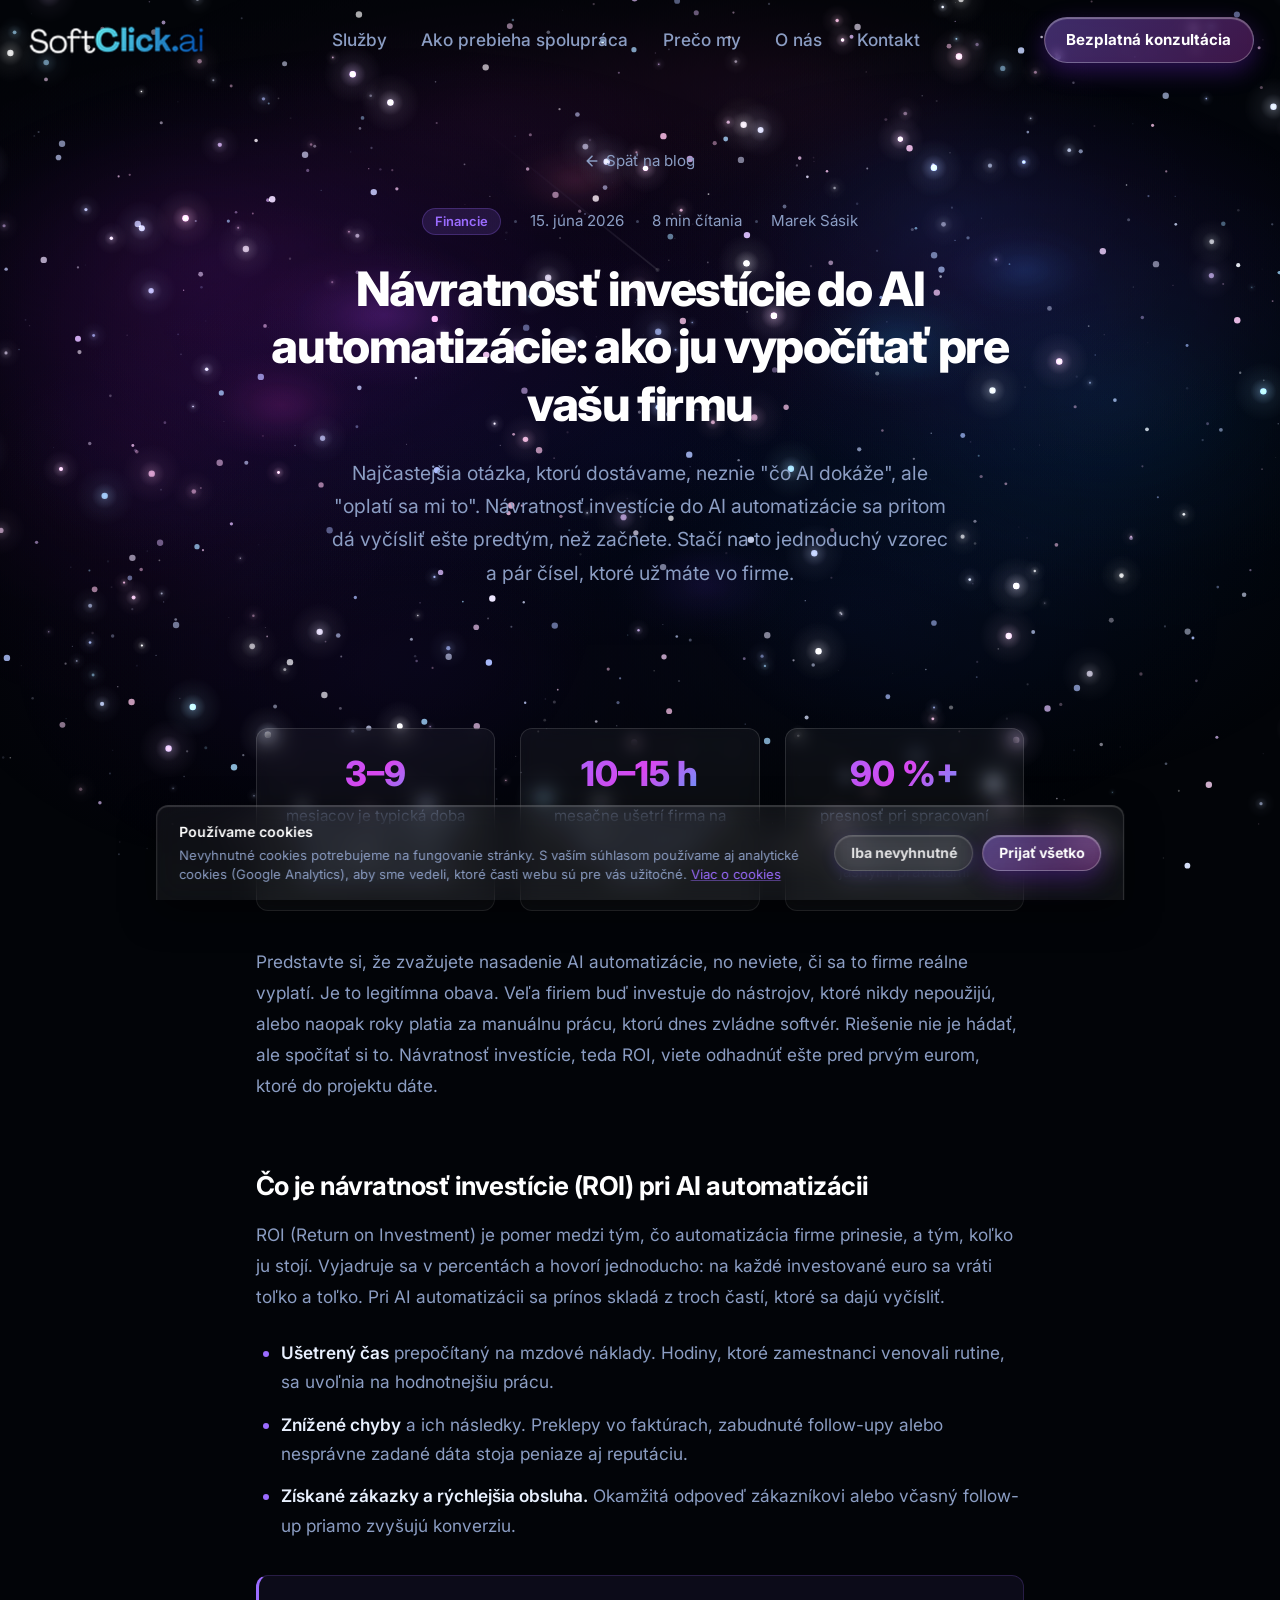
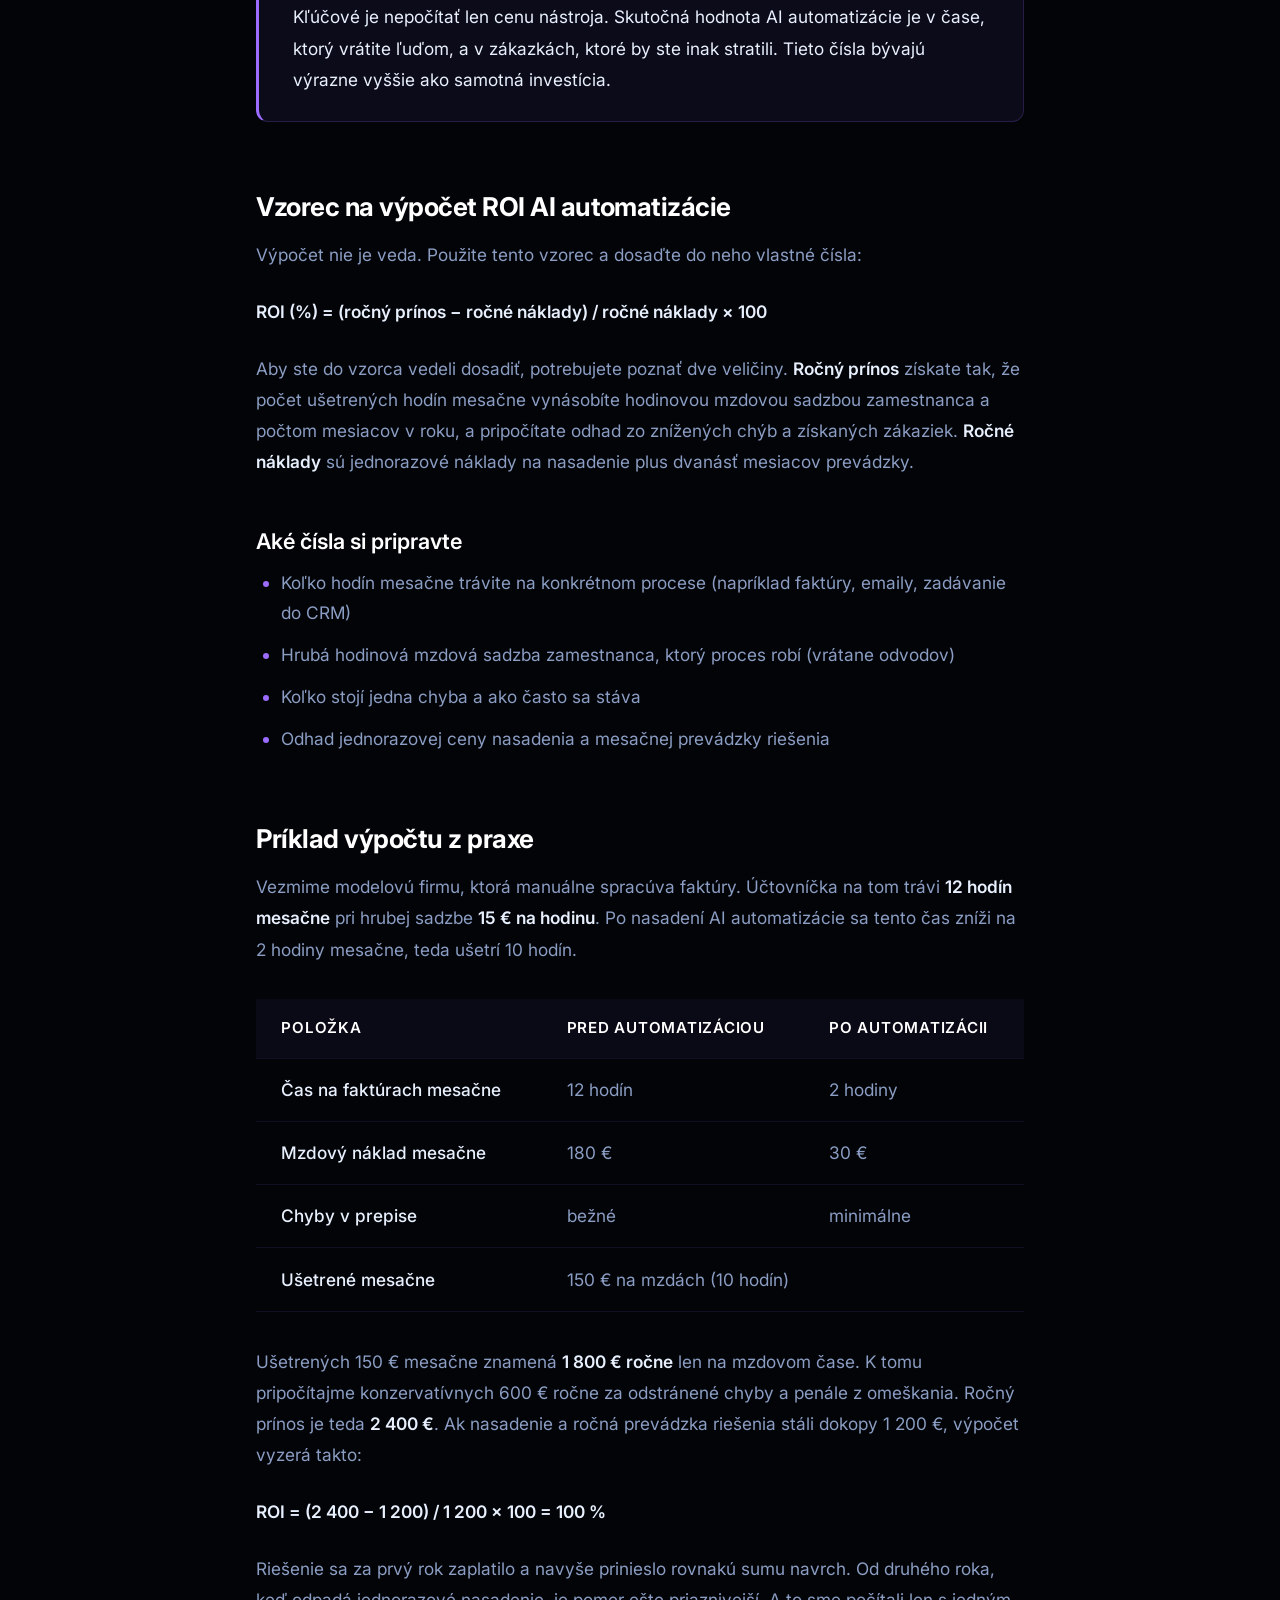
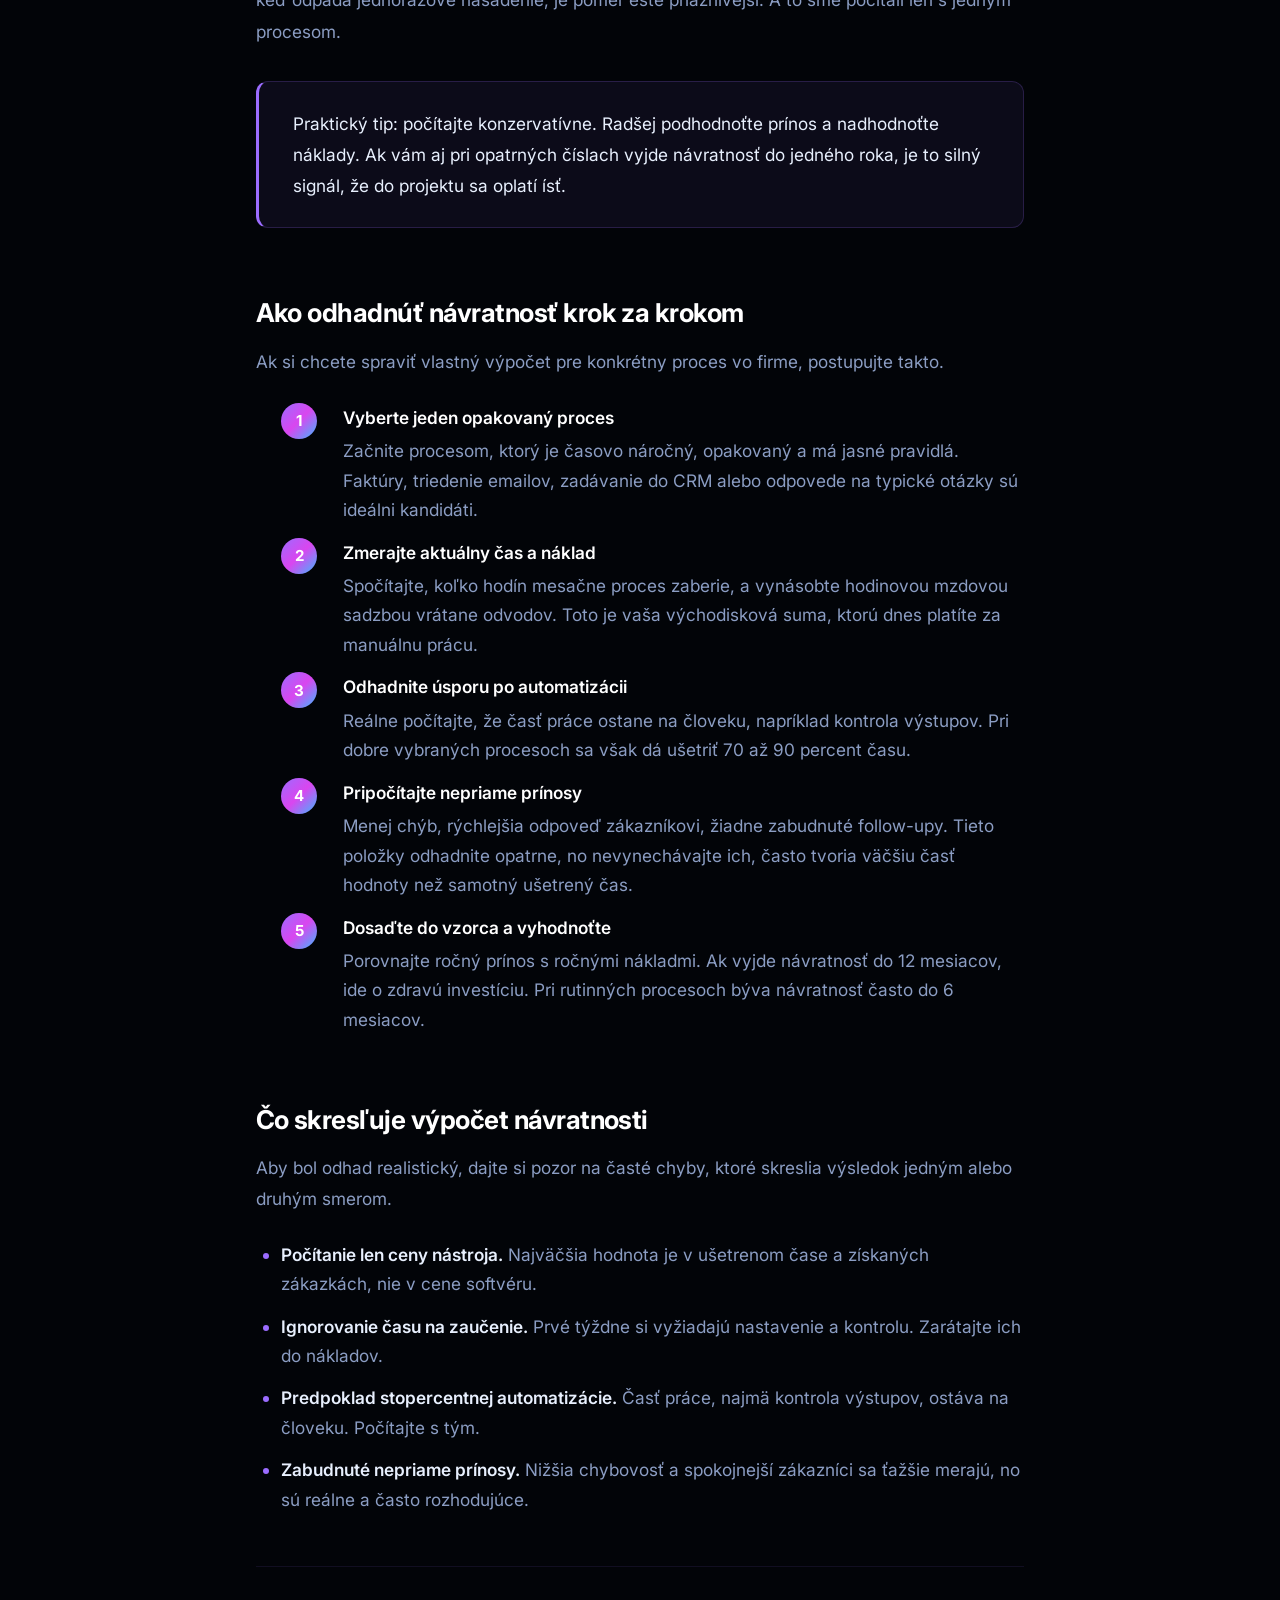
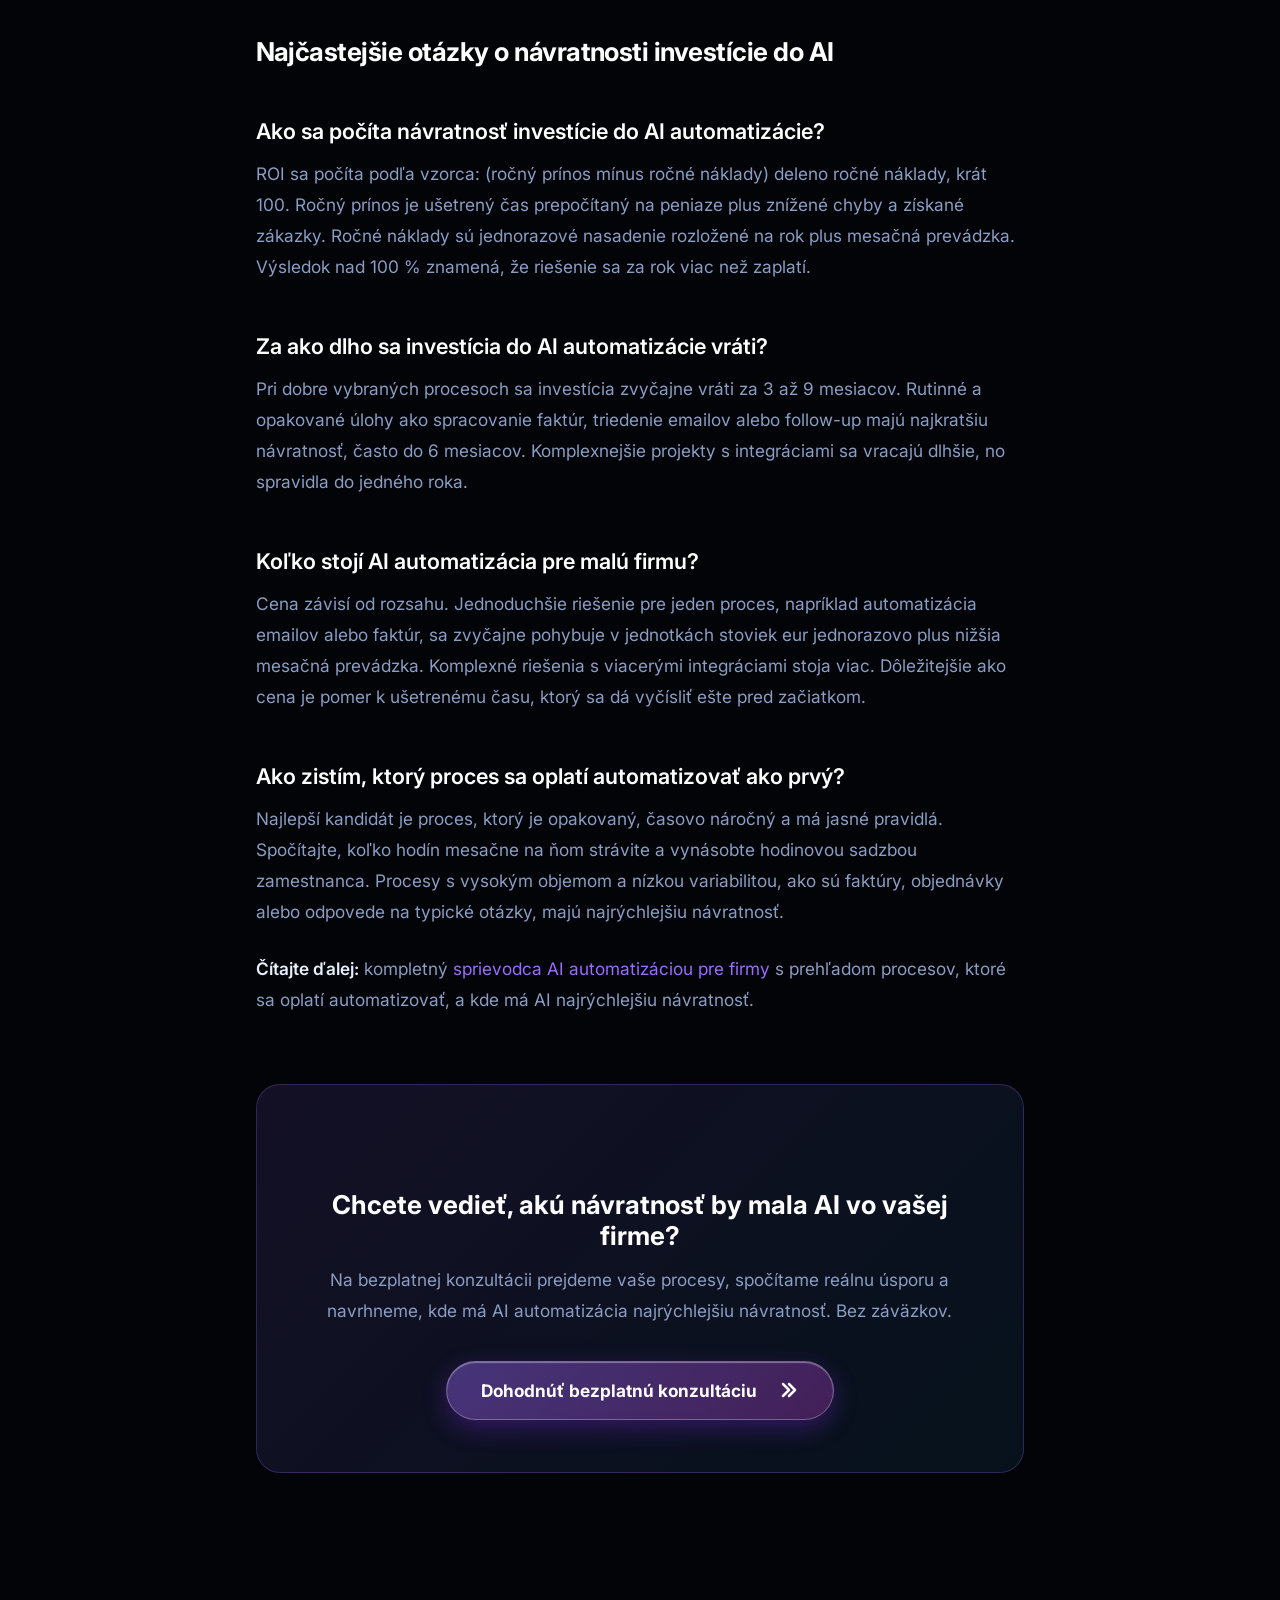
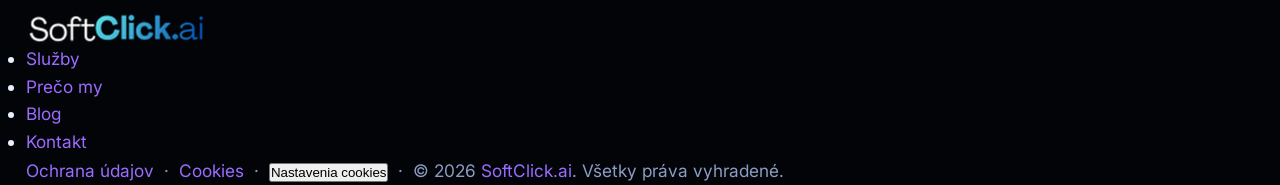
<file: blog/navratnost-investicie-do-ai.html>
<!DOCTYPE html>
<html lang="sk">
<head>
  <meta charset="UTF-8">
  <meta name="viewport" content="width=device-width, initial-scale=1.0">
  <title>Návratnosť investície do AI automatizácie: ako ju vypočítať pre vašu firmu | SoftClick.ai</title>
  <meta name="description" content="Oplatí sa AI automatizácia? Naučte sa vypočítať návratnosť investície do AI krok za krokom, s konkrétnym vzorcom, číslami z praxe a príkladom výpočtu.">
  <meta name="robots" content="index, follow">
  <link rel="canonical" href="https://softclick.ai/blog/navratnost-investicie-do-ai.html">
  <meta property="og:title" content="Návratnosť investície do AI automatizácie: ako ju vypočítať pre vašu firmu | SoftClick.ai">
  <meta property="og:description" content="Oplatí sa AI automatizácia? Naučte sa vypočítať návratnosť investície do AI krok za krokom, s konkrétnym vzorcom, číslami z praxe a príkladom výpočtu.">
  <meta property="og:type" content="article">
  <meta property="og:url" content="https://softclick.ai/blog/navratnost-investicie-do-ai.html">
  <meta property="og:image" content="https://softclick.ai/assets/og-image.png">
  <meta property="og:locale" content="sk_SK">
  <meta property="og:site_name" content="SoftClick.ai">
  <meta property="article:published_time" content="2026-06-15">
  <meta property="article:author" content="Marek Sásik">
  <link rel="icon" type="image/png" sizes="32x32" href="../assets/favicon-32.png">
  <link rel="icon" type="image/png" sizes="180x180" href="../assets/favicon.png">

  <script type="application/ld+json">
  {
    "@context": "https://schema.org",
    "@type": "Article",
    "headline": "Návratnosť investície do AI automatizácie: ako ju vypočítať pre vašu firmu",
    "description": "Oplatí sa AI automatizácia? Naučte sa vypočítať návratnosť investície do AI krok za krokom, s konkrétnym vzorcom, číslami z praxe a príkladom výpočtu.",
    "image": "https://softclick.ai/assets/og-image.png",
    "author": {
      "@type": "Person",
      "name": "Marek Sásik",
      "jobTitle": "Co-Founder",
      "worksFor": {"@type": "Organization", "name": "SoftClick.ai", "url": "https://softclick.ai"}
    },
    "publisher": {
      "@type": "Organization",
      "name": "SoftClick.ai",
      "url": "https://softclick.ai",
      "logo": {"@type": "ImageObject", "url": "https://softclick.ai/assets/favicon.png", "width": 180, "height": 180}
    },
    "datePublished": "2026-06-15",
    "dateModified": "2026-06-15",
    "url": "https://softclick.ai/blog/navratnost-investicie-do-ai.html",
    "inLanguage": "sk",
    "keywords": "návratnosť investície AI, ROI AI automatizácia, oplatí sa AI automatizácia, cena AI automatizácie, výpočet ROI AI",
    "articleSection": "Financie",
    "timeRequired": "PT8M"
  }
  </script>

  <script type="application/ld+json">
  {
    "@context": "https://schema.org",
    "@type": "FAQPage",
    "mainEntity": [
      {
        "@type": "Question",
        "name": "Ako sa počíta návratnosť investície do AI automatizácie?",
        "acceptedAnswer": {
          "@type": "Answer",
          "text": "ROI sa počíta podľa vzorca: (ročný prínos automatizácie mínus ročné náklady) deleno ročné náklady, krát 100. Ročný prínos je ušetrený čas prepočítaný na peniaze plus znížené chyby a získané zákazky. Ročné náklady sú jednorazové nasadenie rozložené na rok plus mesačná prevádzka. Výsledok nad 100 % znamená, že riešenie sa za rok viac než zaplatí."
        }
      },
      {
        "@type": "Question",
        "name": "Za ako dlho sa investícia do AI automatizácie vráti?",
        "acceptedAnswer": {
          "@type": "Answer",
          "text": "Pri dobre vybraných procesoch sa investícia zvyčajne vráti za 3 až 9 mesiacov. Rutinné a opakované úlohy ako spracovanie faktúr, triedenie emailov alebo follow-up majú najkratšiu návratnosť, často do 6 mesiacov. Komplexnejšie projekty s integráciami sa vracajú dlhšie, no spravidla do jedného roka."
        }
      },
      {
        "@type": "Question",
        "name": "Koľko stojí AI automatizácia pre malú firmu?",
        "acceptedAnswer": {
          "@type": "Answer",
          "text": "Cena závisí od rozsahu. Jednoduchšie riešenie pre jeden proces, napríklad automatizácia emailov alebo faktúr, sa zvyčajne pohybuje v jednotkách stoviek eur jednorazovo plus nižšia mesačná prevádzka. Komplexné riešenia s viacerými integráciami stoja viac. Dôležitejšie ako cena je pomer k ušetrenému času, ktorý sa dá vyčísliť ešte pred začiatkom."
        }
      },
      {
        "@type": "Question",
        "name": "Ako zistím, ktorý proces sa oplatí automatizovať ako prvý?",
        "acceptedAnswer": {
          "@type": "Answer",
          "text": "Najlepší kandidát je proces, ktorý je opakovaný, časovo náročný a má jasné pravidlá. Spočítajte, koľko hodín mesačne na ňom strávite a vynásobte hodinovou sadzbou zamestnanca. Procesy s vysokým objemom a nízkou variabilitou, ako sú faktúry, objednávky alebo odpovede na typické otázky, majú najrýchlejšiu návratnosť."
        }
      }
    ]
  }
  </script>

  <script type="application/ld+json">
  {
    "@context": "https://schema.org",
    "@type": "BreadcrumbList",
    "itemListElement": [
      {"@type": "ListItem", "position": 1, "name": "Domov", "item": "https://softclick.ai/"},
      {"@type": "ListItem", "position": 2, "name": "Blog", "item": "https://softclick.ai/blog/"},
      {"@type": "ListItem", "position": 3, "name": "Návratnosť investície do AI automatizácie", "item": "https://softclick.ai/blog/navratnost-investicie-do-ai.html"}
    ]
  }
  </script>

  <link rel="preconnect" href="https://fonts.googleapis.com">
  <link rel="preconnect" href="https://fonts.gstatic.com" crossorigin>
  <link href="https://fonts.googleapis.com/css2?family=Inter:wght@400;500;600;700;800&display=swap" rel="stylesheet">
  <link rel="stylesheet" href="../css/variables.css?v=20260730g">
  <link rel="stylesheet" href="../css/base.css?v=20260730g">
  <link rel="stylesheet" href="../css/header.css?v=20260730g">
  <link rel="stylesheet" href="../css/buttons.css?v=20260730g">
  <link rel="stylesheet" href="../css/responsive.css?v=20260730g">
  <link rel="stylesheet" href="../css/cookies.css?v=20260730g">

  <style>
    .article-header {
      max-width: 47.5rem;
      margin: 0 auto;
      padding: calc(var(--header-height) + var(--space-3xl)) var(--space-lg) var(--space-2xl);
      text-align: center;
    }
    .article-header__back {
      display: inline-flex;
      align-items: center;
      gap: 6px;
      font-size: var(--font-size-sm);
      color: var(--text-muted);
      text-decoration: none;
      margin-bottom: var(--space-xl);
      transition: color var(--transition-fast);
    }
    .article-header__back:hover { color: var(--accent-violet); }
    .article-header__meta {
      display: flex;
      align-items: center;
      justify-content: center;
      gap: var(--space-sm);
      font-size: var(--font-size-sm);
      color: var(--text-muted);
      margin-bottom: var(--space-lg);
      flex-wrap: wrap;
    }
    .article-header__tag {
      display: inline-block;
      padding: 2px 12px;
      border-radius: var(--radius-full);
      background: rgba(155, 108, 255, 0.15);
      border: 1px solid rgba(155, 108, 255, 0.25);
      color: var(--accent-violet);
      font-size: 0.75rem;
      font-weight: 600;
    }
    .article-header__dot { width: 3px; height: 3px; border-radius: 50%; background: var(--text-muted); opacity: 0.4; }
    .article-header h1 {
      font-size: clamp(1.75rem, 3vw + 0.75rem, 2.75rem);
      font-weight: 800;
      color: var(--text-heading);
      line-height: 1.2;
      letter-spacing: -0.03em;
      margin-bottom: var(--space-lg);
    }
    .article-header__lead { font-size: var(--font-size-lg); color: var(--text-muted); line-height: 1.7; max-width: 620px; margin: 0 auto; }
    .article-body { max-width: 47.5rem; margin: 0 auto; padding: var(--space-2xl) var(--space-lg) var(--space-5xl); }
    .article-body h2 { font-size: var(--font-size-2xl); font-weight: 700; color: var(--text-heading); margin: var(--space-3xl) 0 var(--space-md); letter-spacing: -0.02em; }
    .article-body h3 { font-size: var(--font-size-xl); font-weight: 600; color: var(--text-heading); margin: var(--space-2xl) 0 var(--space-sm); }
    .article-body p { font-size: var(--font-size-base); color: var(--text-muted); line-height: 1.8; margin-bottom: var(--space-lg); }
    .article-body strong { color: var(--text-light); font-weight: 600; }
    .article-body ul, .article-body ol { margin: 0 0 var(--space-lg) var(--space-lg); display: flex; flex-direction: column; gap: var(--space-sm); }
    .article-body li { font-size: var(--font-size-base); color: var(--text-muted); line-height: 1.7; }
    .article-body li::marker { color: var(--accent-violet); }
    .callout { background: rgba(155, 108, 255, 0.07); border: 1px solid rgba(155, 108, 255, 0.2); border-left: 3px solid var(--accent-violet); border-radius: var(--radius-md); padding: var(--space-lg) var(--space-xl); margin: var(--space-xl) 0; }
    .callout p { margin: 0; color: var(--text-light); }
    .stat-grid { display: grid; grid-template-columns: repeat(3, 1fr); gap: var(--space-lg); margin: var(--space-xl) 0; }
    .stat-card { background: var(--card-bg); border: 1px solid var(--card-border); border-radius: var(--radius-md); padding: var(--space-lg); text-align: center; backdrop-filter: blur(8px); }
    .stat-card__number { font-size: var(--font-size-3xl); font-weight: 800; background: var(--cta-gradient); -webkit-background-clip: text; -webkit-text-fill-color: transparent; background-clip: text; display: block; line-height: 1.1; margin-bottom: var(--space-xs); }
    .stat-card__label { font-size: var(--font-size-sm); color: var(--text-muted); }
    .steps { counter-reset: steps; list-style: none; margin: 0 0 var(--space-xl); padding: 0; display: flex; flex-direction: column; gap: var(--space-lg); }
    .steps li { counter-increment: steps; display: flex; gap: var(--space-lg); align-items: flex-start; }
    .steps li::before { content: counter(steps); flex-shrink: 0; width: 36px; height: 36px; border-radius: 50%; background: var(--cta-gradient); color: #fff; font-size: var(--font-size-sm); font-weight: 700; display: flex; align-items: center; justify-content: center; }
    .steps li > div { flex: 1; }
    .steps li strong { display: block; color: var(--text-heading); font-weight: 600; margin-bottom: 4px; }
    .steps li span { color: var(--text-muted); font-size: var(--font-size-base); line-height: 1.65; }
    .article-cta { background: linear-gradient(135deg, rgba(155,108,255,0.12), rgba(61,184,255,0.08)); border: 1px solid rgba(155,108,255,0.25); border-radius: var(--radius-xl); padding: var(--space-2xl); text-align: center; margin-top: var(--space-3xl); }
    .article-cta h3 { font-size: var(--font-size-2xl); font-weight: 700; color: var(--text-heading); margin-bottom: var(--space-sm); }
    .article-cta p { color: var(--text-muted); margin-bottom: var(--space-xl); }
    .article-divider { border: none; border-top: 1px solid rgba(155,108,255,0.1); margin: var(--space-2xl) 0; }
    .compare-table { width: 100%; border-collapse: collapse; margin: var(--space-xl) 0; }
    .compare-table th, .compare-table td { padding: var(--space-md) var(--space-lg); text-align: left; border-bottom: 1px solid rgba(155,108,255,0.1); font-size: var(--font-size-base); }
    .compare-table th { color: var(--text-heading); font-weight: 600; font-size: var(--font-size-sm); text-transform: uppercase; letter-spacing: 0.05em; background: rgba(155,108,255,0.06); }
    .compare-table td { color: var(--text-muted); }
    .compare-table td:first-child { color: var(--text-light); font-weight: 500; }
    @media (max-width: 640px) { .stat-grid { grid-template-columns: 1fr; } .compare-table { font-size: 0.85rem; } .compare-table th, .compare-table td { padding: var(--space-sm) var(--space-md); } }
  </style>
  <noscript><style>body{opacity:1!important;}</style></noscript>
</head>
<body>

  <div class="aurora-bg" aria-hidden="true">
    <div class="aurora-layer aurora-layer--1"></div>
    <div class="aurora-layer aurora-layer--2"></div>
    <div class="aurora-layer aurora-layer--3"></div>
    <div class="aurora-layer aurora-layer--4"></div>
  </div>
  <canvas id="stars-canvas" aria-hidden="true"></canvas>

  <div class="page-wrapper">
    <header class="site-header" role="banner">
      <div class="header-inner">
        <a href="/" class="logo" aria-label="SoftClick.ai – Domov">
          <img src="../assets/logo-header.png" alt="SoftClick.ai" class="logo-img">
        </a>
        <nav aria-label="Hlavná navigácia">
          <ul class="nav-links">
            <li><a href="/#sluzby">Služby</a></li>
            <li><a href="/#proces">Ako prebieha spolupráca</a></li>
            <li><a href="/#preco">Prečo my</a></li>
            <li><a href="/#onas">O nás</a></li>
            <li><a href="/#kontakt">Kontakt</a></li>
          </ul>
        </nav>
        <div class="header-cta">
          <a href="/#kontakt" class="btn btn-primary btn-sm">Bezplatná konzultácia</a>
        </div>
        <button class="hamburger" aria-label="Otvoriť menu" aria-expanded="false">
          <span></span><span></span><span></span>
        </button>
      </div>
    </header>

    <main id="main">
      <header class="article-header">
        <a href="/blog/" class="article-header__back">
          <svg width="16" height="16" viewBox="0 0 20 20" fill="none">
            <path d="M16 10H4M10 4L4 10l6 6" stroke="currentColor" stroke-width="2" stroke-linecap="round" stroke-linejoin="round"/>
          </svg>
          Späť na blog
        </a>
        <div class="article-header__meta">
          <span class="article-header__tag">Financie</span>
          <span class="article-header__dot"></span>
          <span>15. júna 2026</span>
          <span class="article-header__dot"></span>
          <span>8 min čítania</span>
          <span class="article-header__dot"></span>
          <span>Marek Sásik</span>
        </div>
        <h1>Návratnosť investície do AI automatizácie: ako ju vypočítať pre vašu firmu</h1>
        <p class="article-header__lead">Najčastejšia otázka, ktorú dostávame, neznie "čo AI dokáže", ale "oplatí sa mi to". Návratnosť investície do AI automatizácie sa pritom dá vyčísliť ešte predtým, než začnete. Stačí na to jednoduchý vzorec a pár čísel, ktoré už máte vo firme.</p>
      </header>

      <article class="article-body">
        <div class="stat-grid">
          <div class="stat-card">
            <span class="stat-card__number">3–9</span>
            <span class="stat-card__label">mesiacov je typická doba návratnosti pri dobre vybraných procesoch</span>
          </div>
          <div class="stat-card">
            <span class="stat-card__number">10–15 h</span>
            <span class="stat-card__label">mesačne ušetrí firma na jedinom rutinnom procese</span>
          </div>
          <div class="stat-card">
            <span class="stat-card__number">90 %+</span>
            <span class="stat-card__label">presnosť pri spracovaní opakovaných úloh s jasnými pravidlami</span>
          </div>
        </div>

        <p>Predstavte si, že zvažujete nasadenie AI automatizácie, no neviete, či sa to firme reálne vyplatí. Je to legitímna obava. Veľa firiem buď investuje do nástrojov, ktoré nikdy nepoužijú, alebo naopak roky platia za manuálnu prácu, ktorú dnes zvládne softvér. Riešenie nie je hádať, ale spočítať si to. Návratnosť investície, teda ROI, viete odhadnúť ešte pred prvým eurom, ktoré do projektu dáte.</p>

        <h2>Čo je návratnosť investície (ROI) pri AI automatizácii</h2>
        <p>ROI (Return on Investment) je pomer medzi tým, čo automatizácia firme prinesie, a tým, koľko ju stojí. Vyjadruje sa v percentách a hovorí jednoducho: na každé investované euro sa vráti toľko a toľko. Pri AI automatizácii sa prínos skladá z troch častí, ktoré sa dajú vyčísliť.</p>
        <ul>
          <li><strong>Ušetrený čas</strong> prepočítaný na mzdové náklady. Hodiny, ktoré zamestnanci venovali rutine, sa uvoľnia na hodnotnejšiu prácu.</li>
          <li><strong>Znížené chyby</strong> a ich následky. Preklepy vo faktúrach, zabudnuté follow-upy alebo nesprávne zadané dáta stoja peniaze aj reputáciu.</li>
          <li><strong>Získané zákazky a rýchlejšia obsluha.</strong> Okamžitá odpoveď zákazníkovi alebo včasný follow-up priamo zvyšujú konverziu.</li>
        </ul>

        <div class="callout">
          <p>Kľúčové je nepočítať len cenu nástroja. Skutočná hodnota AI automatizácie je v čase, ktorý vrátite ľuďom, a v zákazkách, ktoré by ste inak stratili. Tieto čísla bývajú výrazne vyššie ako samotná investícia.</p>
        </div>

        <h2>Vzorec na výpočet ROI AI automatizácie</h2>
        <p>Výpočet nie je veda. Použite tento vzorec a dosaďte do neho vlastné čísla:</p>
        <p><strong>ROI (%) = (ročný prínos − ročné náklady) / ročné náklady × 100</strong></p>
        <p>Aby ste do vzorca vedeli dosadiť, potrebujete poznať dve veličiny. <strong>Ročný prínos</strong> získate tak, že počet ušetrených hodín mesačne vynásobíte hodinovou mzdovou sadzbou zamestnanca a počtom mesiacov v roku, a pripočítate odhad zo znížených chýb a získaných zákaziek. <strong>Ročné náklady</strong> sú jednorazové náklady na nasadenie plus dvanásť mesiacov prevádzky.</p>

        <h3>Aké čísla si pripravte</h3>
        <ul>
          <li>Koľko hodín mesačne trávite na konkrétnom procese (napríklad faktúry, emaily, zadávanie do CRM)</li>
          <li>Hrubá hodinová mzdová sadzba zamestnanca, ktorý proces robí (vrátane odvodov)</li>
          <li>Koľko stojí jedna chyba a ako často sa stáva</li>
          <li>Odhad jednorazovej ceny nasadenia a mesačnej prevádzky riešenia</li>
        </ul>

        <h2>Príklad výpočtu z praxe</h2>
        <p>Vezmime modelovú firmu, ktorá manuálne spracúva faktúry. Účtovníčka na tom trávi <strong>12 hodín mesačne</strong> pri hrubej sadzbe <strong>15 € na hodinu</strong>. Po nasadení AI automatizácie sa tento čas zníži na 2 hodiny mesačne, teda ušetrí 10 hodín.</p>

        <table class="compare-table">
          <thead>
            <tr>
              <th>Položka</th>
              <th>Pred automatizáciou</th>
              <th>Po automatizácii</th>
            </tr>
          </thead>
          <tbody>
            <tr>
              <td>Čas na faktúrach mesačne</td>
              <td>12 hodín</td>
              <td>2 hodiny</td>
            </tr>
            <tr>
              <td>Mzdový náklad mesačne</td>
              <td>180 €</td>
              <td>30 €</td>
            </tr>
            <tr>
              <td>Chyby v prepise</td>
              <td>bežné</td>
              <td>minimálne</td>
            </tr>
            <tr>
              <td>Ušetrené mesačne</td>
              <td colspan="2">150 € na mzdách (10 hodín)</td>
            </tr>
          </tbody>
        </table>

        <p>Ušetrených 150 € mesačne znamená <strong>1 800 € ročne</strong> len na mzdovom čase. K tomu pripočítajme konzervatívnych 600 € ročne za odstránené chyby a penále z omeškania. Ročný prínos je teda <strong>2 400 €</strong>. Ak nasadenie a ročná prevádzka riešenia stáli dokopy 1 200 €, výpočet vyzerá takto:</p>
        <p><strong>ROI = (2 400 − 1 200) / 1 200 × 100 = 100 %</strong></p>
        <p>Riešenie sa za prvý rok zaplatilo a navyše prinieslo rovnakú sumu navrch. Od druhého roka, keď odpadá jednorazové nasadenie, je pomer ešte priaznivejší. A to sme počítali len s jedným procesom.</p>

        <div class="callout">
          <p>Praktický tip: počítajte konzervatívne. Radšej podhodnoťte prínos a nadhodnoťte náklady. Ak vám aj pri opatrných číslach vyjde návratnosť do jedného roka, je to silný signál, že do projektu sa oplatí ísť.</p>
        </div>

        <h2>Ako odhadnúť návratnosť krok za krokom</h2>
        <p>Ak si chcete spraviť vlastný výpočet pre konkrétny proces vo firme, postupujte takto.</p>

        <ol class="steps">
          <li>
            <div>
              <strong>Vyberte jeden opakovaný proces</strong>
              <span>Začnite procesom, ktorý je časovo náročný, opakovaný a má jasné pravidlá. Faktúry, triedenie emailov, zadávanie do CRM alebo odpovede na typické otázky sú ideálni kandidáti.</span>
            </div>
          </li>
          <li>
            <div>
              <strong>Zmerajte aktuálny čas a náklad</strong>
              <span>Spočítajte, koľko hodín mesačne proces zaberie, a vynásobte hodinovou mzdovou sadzbou vrátane odvodov. Toto je vaša východisková suma, ktorú dnes platíte za manuálnu prácu.</span>
            </div>
          </li>
          <li>
            <div>
              <strong>Odhadnite úsporu po automatizácii</strong>
              <span>Reálne počítajte, že časť práce ostane na človeku, napríklad kontrola výstupov. Pri dobre vybraných procesoch sa však dá ušetriť 70 až 90 percent času.</span>
            </div>
          </li>
          <li>
            <div>
              <strong>Pripočítajte nepriame prínosy</strong>
              <span>Menej chýb, rýchlejšia odpoveď zákazníkovi, žiadne zabudnuté follow-upy. Tieto položky odhadnite opatrne, no nevynechávajte ich, často tvoria väčšiu časť hodnoty než samotný ušetrený čas.</span>
            </div>
          </li>
          <li>
            <div>
              <strong>Dosaďte do vzorca a vyhodnoťte</strong>
              <span>Porovnajte ročný prínos s ročnými nákladmi. Ak vyjde návratnosť do 12 mesiacov, ide o zdravú investíciu. Pri rutinných procesoch býva návratnosť často do 6 mesiacov.</span>
            </div>
          </li>
        </ol>

        <h2>Čo skresľuje výpočet návratnosti</h2>
        <p>Aby bol odhad realistický, dajte si pozor na časté chyby, ktoré skreslia výsledok jedným alebo druhým smerom.</p>
        <ul>
          <li><strong>Počítanie len ceny nástroja.</strong> Najväčšia hodnota je v ušetrenom čase a získaných zákazkách, nie v cene softvéru.</li>
          <li><strong>Ignorovanie času na zaučenie.</strong> Prvé týždne si vyžiadajú nastavenie a kontrolu. Zarátajte ich do nákladov.</li>
          <li><strong>Predpoklad stopercentnej automatizácie.</strong> Časť práce, najmä kontrola výstupov, ostáva na človeku. Počítajte s tým.</li>
          <li><strong>Zabudnuté nepriame prínosy.</strong> Nižšia chybovosť a spokojnejší zákazníci sa ťažšie merajú, no sú reálne a často rozhodujúce.</li>
        </ul>

        <hr class="article-divider">

        <h2>Najčastejšie otázky o návratnosti investície do AI</h2>

        <h3>Ako sa počíta návratnosť investície do AI automatizácie?</h3>
        <p>ROI sa počíta podľa vzorca: (ročný prínos mínus ročné náklady) deleno ročné náklady, krát 100. Ročný prínos je ušetrený čas prepočítaný na peniaze plus znížené chyby a získané zákazky. Ročné náklady sú jednorazové nasadenie rozložené na rok plus mesačná prevádzka. Výsledok nad 100 % znamená, že riešenie sa za rok viac než zaplatí.</p>

        <h3>Za ako dlho sa investícia do AI automatizácie vráti?</h3>
        <p>Pri dobre vybraných procesoch sa investícia zvyčajne vráti za 3 až 9 mesiacov. Rutinné a opakované úlohy ako spracovanie faktúr, triedenie emailov alebo follow-up majú najkratšiu návratnosť, často do 6 mesiacov. Komplexnejšie projekty s integráciami sa vracajú dlhšie, no spravidla do jedného roka.</p>

        <h3>Koľko stojí AI automatizácia pre malú firmu?</h3>
        <p>Cena závisí od rozsahu. Jednoduchšie riešenie pre jeden proces, napríklad automatizácia emailov alebo faktúr, sa zvyčajne pohybuje v jednotkách stoviek eur jednorazovo plus nižšia mesačná prevádzka. Komplexné riešenia s viacerými integráciami stoja viac. Dôležitejšie ako cena je pomer k ušetrenému času, ktorý sa dá vyčísliť ešte pred začiatkom.</p>

        <h3>Ako zistím, ktorý proces sa oplatí automatizovať ako prvý?</h3>
        <p>Najlepší kandidát je proces, ktorý je opakovaný, časovo náročný a má jasné pravidlá. Spočítajte, koľko hodín mesačne na ňom strávite a vynásobte hodinovou sadzbou zamestnanca. Procesy s vysokým objemom a nízkou variabilitou, ako sú faktúry, objednávky alebo odpovede na typické otázky, majú najrýchlejšiu návratnosť.</p>

        <p><strong>Čítajte ďalej:</strong> kompletný <a href="/ai-automatizacia.html">sprievodca AI automatizáciou pre firmy</a> s prehľadom procesov, ktoré sa oplatí automatizovať, a kde má AI najrýchlejšiu návratnosť.</p>

        <div class="article-cta">
          <h3>Chcete vedieť, akú návratnosť by mala AI vo vašej firme?</h3>
          <p>Na bezplatnej konzultácii prejdeme vaše procesy, spočítame reálnu úsporu a navrhneme, kde má AI automatizácia najrýchlejšiu návratnosť. Bez záväzkov.</p>
          <a href="/#kontakt" class="btn btn-primary">
            Dohodnúť bezplatnú konzultáciu
            <svg class="btn-arrow" viewBox="0 0 20 20" fill="none" aria-hidden="true">
              <path d="M4 4l6 6-6 6" stroke="currentColor" stroke-width="2.5" stroke-linecap="round" stroke-linejoin="round"/>
              <path d="M10 4l6 6-6 6" stroke="currentColor" stroke-width="2.5" stroke-linecap="round" stroke-linejoin="round"/>
            </svg>
          </a>
        </div>
      </article>
    </main>

    <footer class="site-footer" role="contentinfo">
      <div class="container">
        <div class="footer-inner">
          <a href="/" class="footer-logo logo" aria-label="SoftClick.ai">
            <img src="../assets/logo-header.png" alt="SoftClick.ai" class="logo-img">
          </a>
          <ul class="footer-links">
            <li><a href="/#sluzby">Služby</a></li>
            <li><a href="/#preco">Prečo my</a></li>
            <li><a href="/blog/">Blog</a></li>
            <li><a href="/#kontakt">Kontakt</a></li>
          </ul>
          <p class="footer-copy"><a href="../ochrana-osobnych-udajov.html">Ochrana údajov</a> &nbsp;·&nbsp; <a href="../cookies.html">Cookies</a> &nbsp;·&nbsp; <button type="button" class="footer-link-btn" data-cookie-settings>Nastavenia cookies</button> &nbsp;·&nbsp; &copy; 2026 <a href="/">SoftClick.ai</a>. Všetky práva vyhradené.</p>
        </div>
      </div>
    </footer>
  </div>

  <script src="../js/stars.js?v=20260730g"></script>
  <script src="../js/main.js?v=20260730g"></script>
  <script src="../js/animations.js?v=20260730g"></script>
  <script src="../js/cookies.js?v=20260730g"></script>
</body>
</html>
</file>
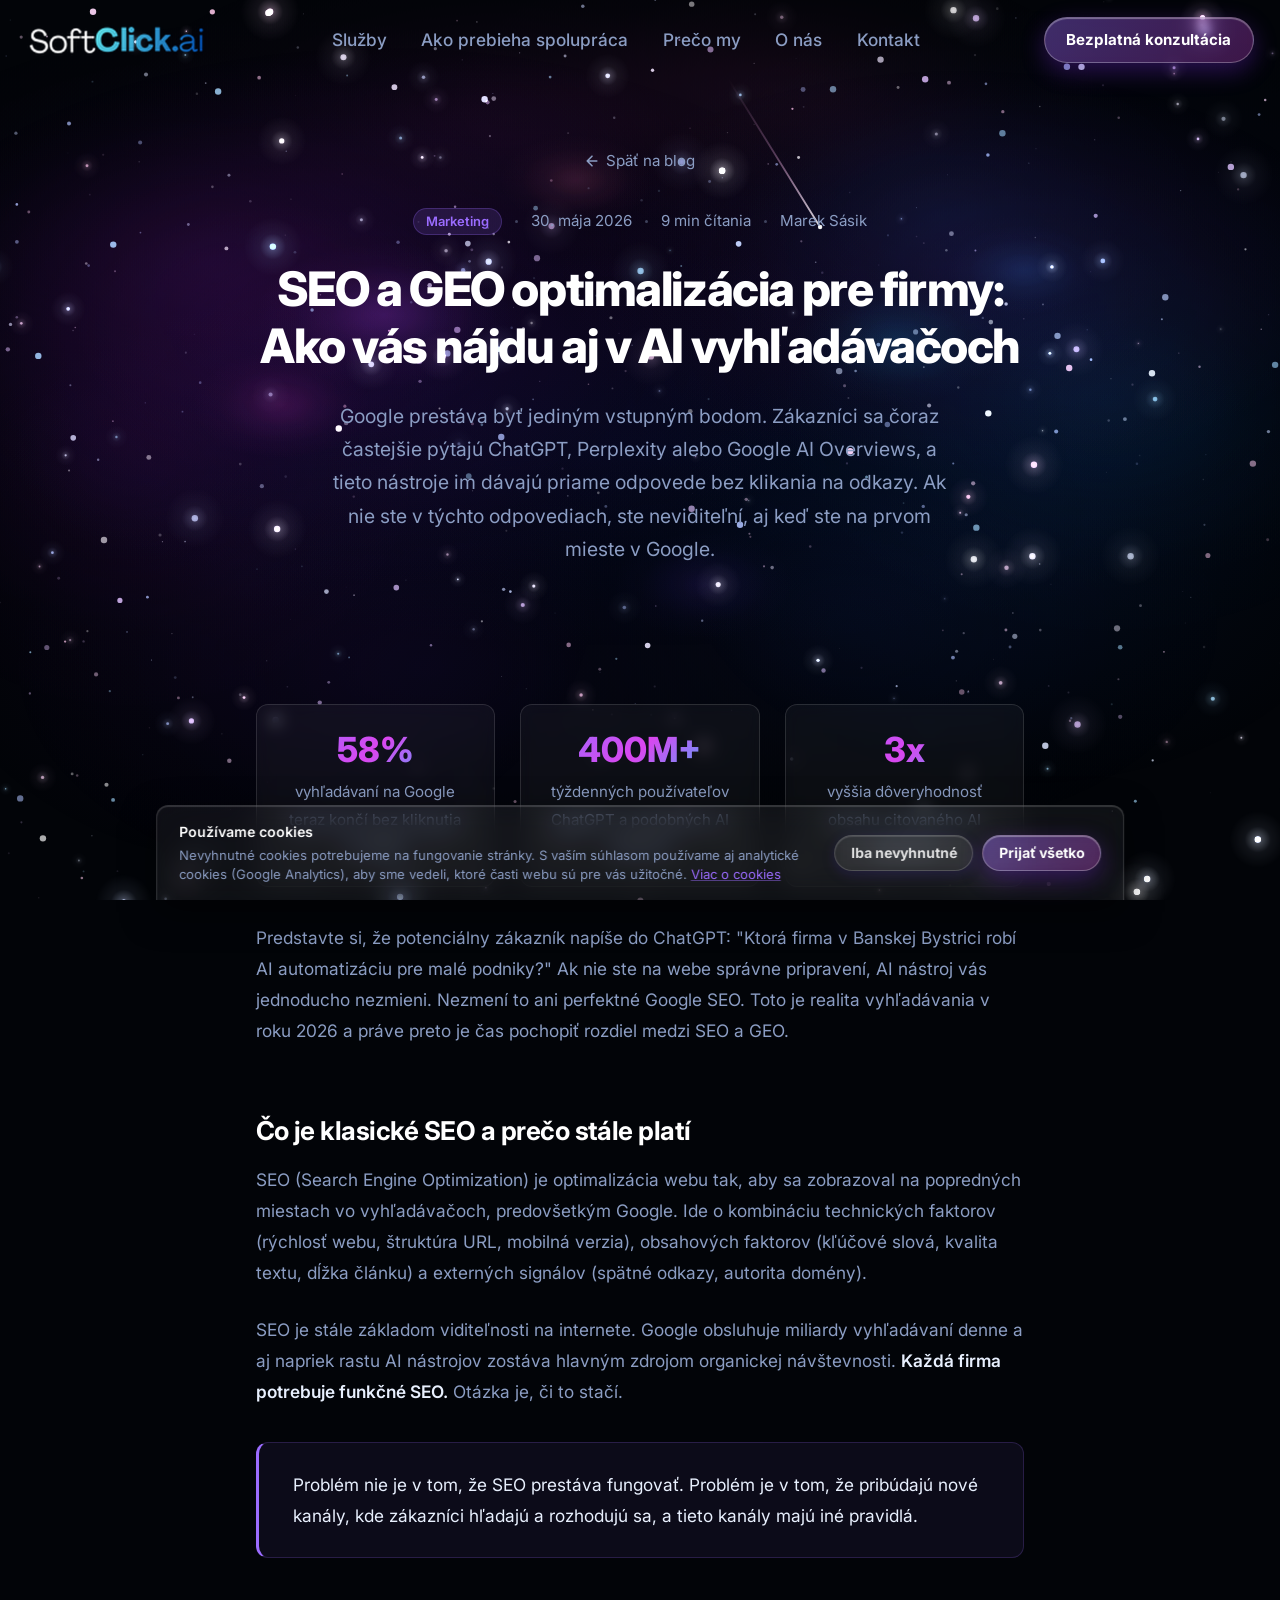
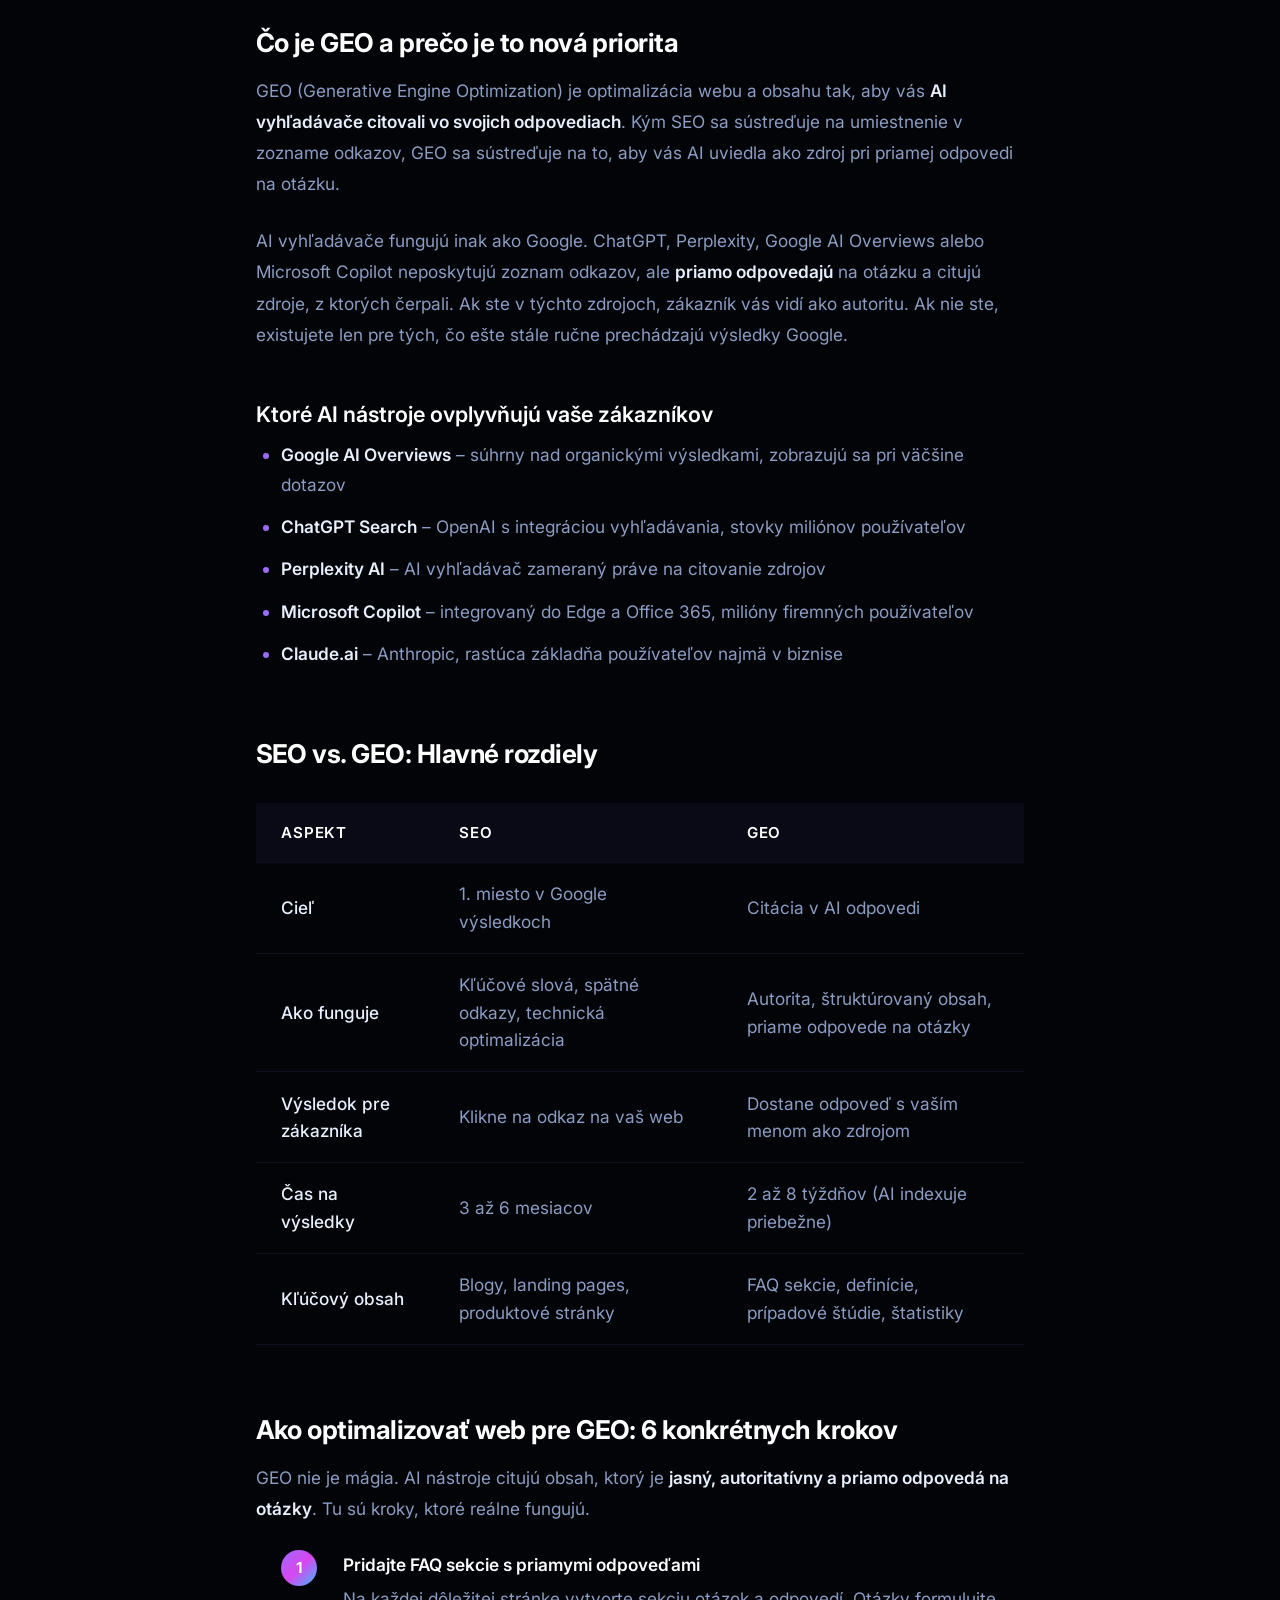
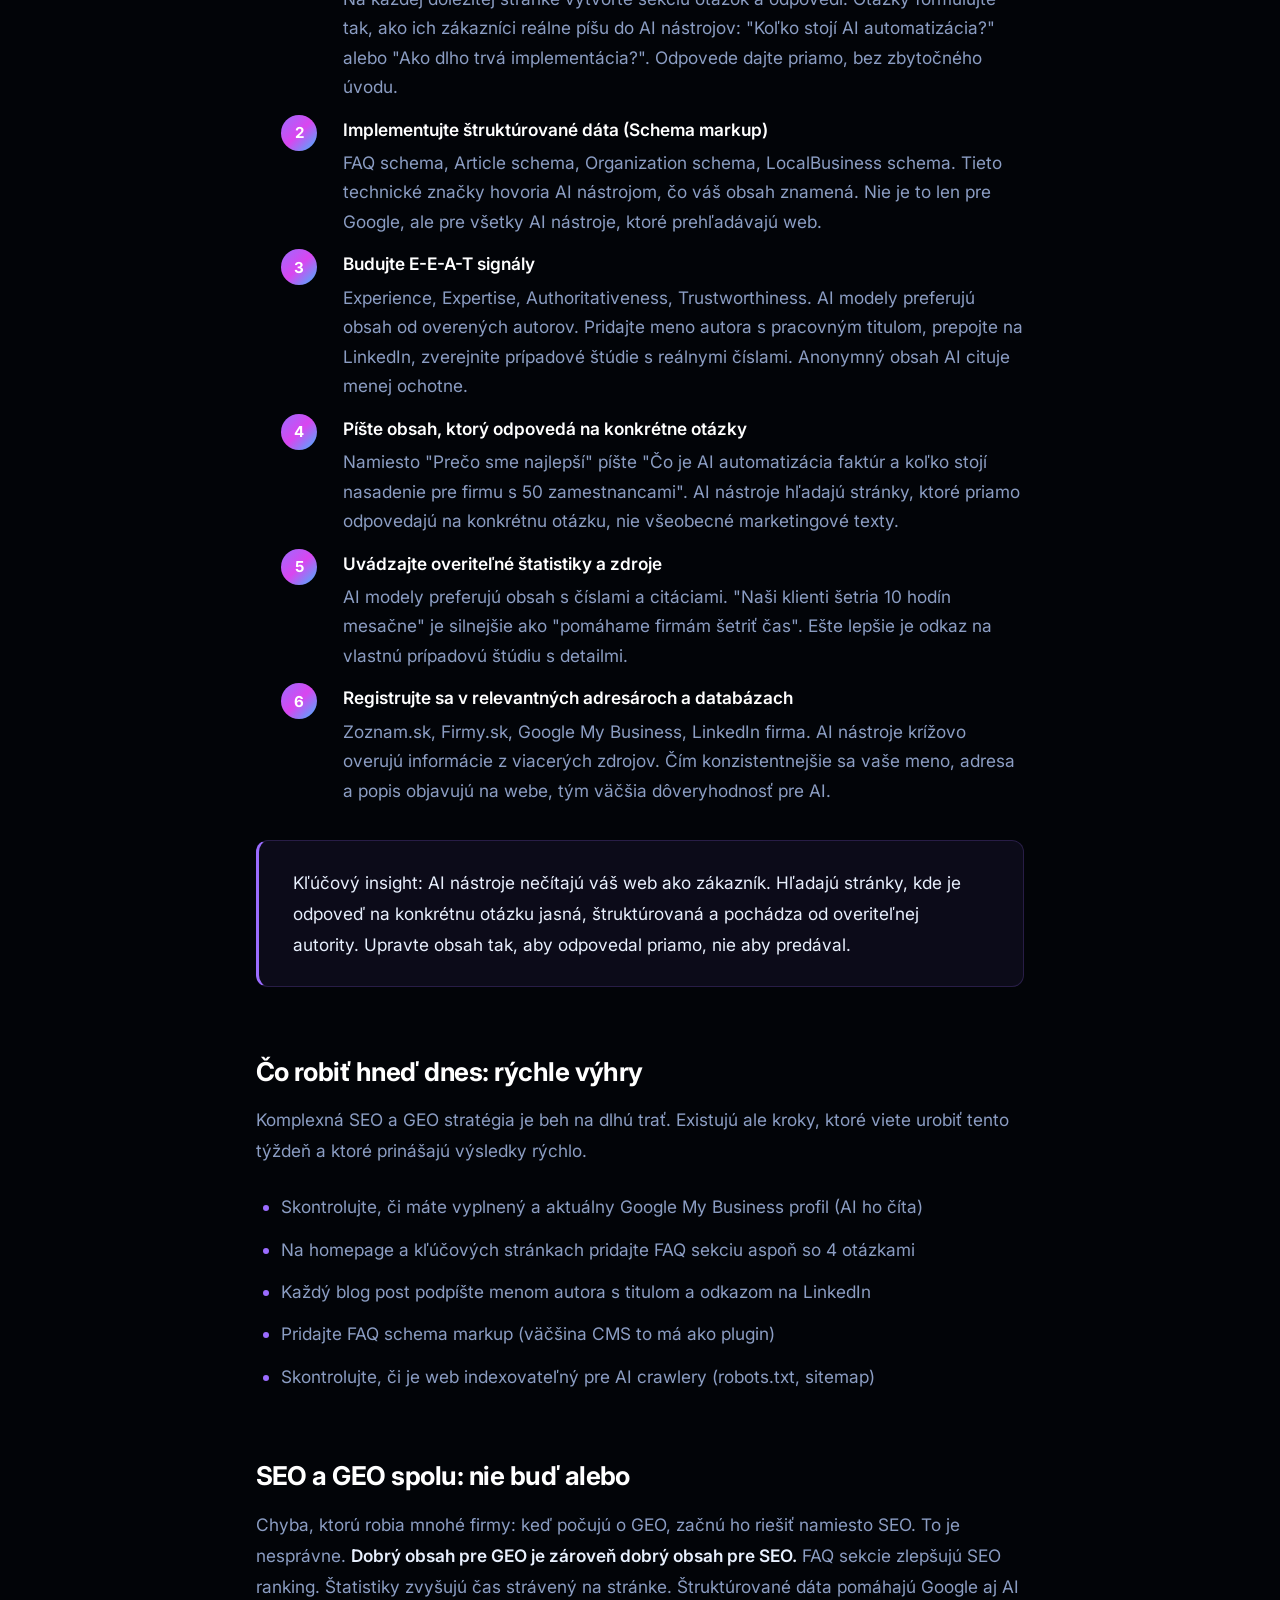
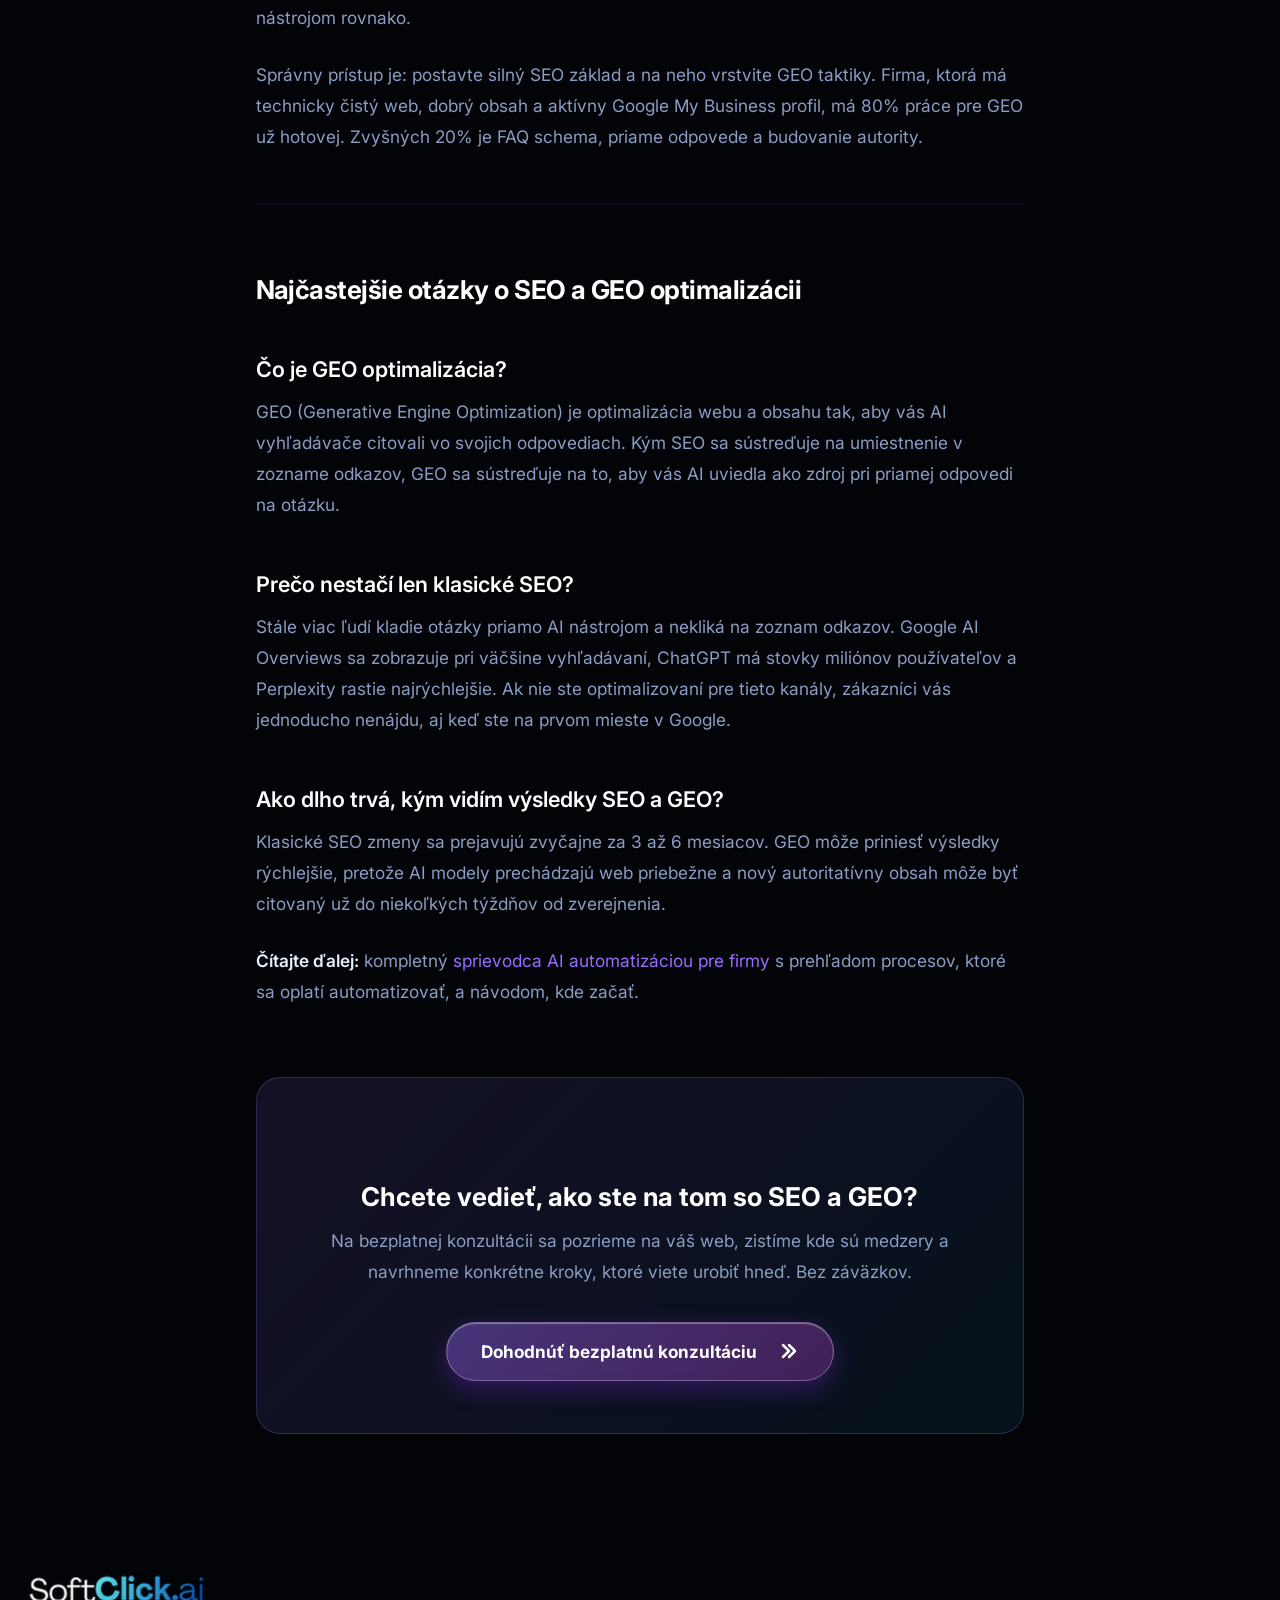
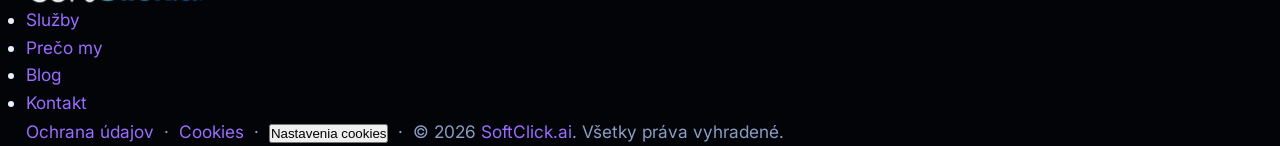
<file: blog/seo-geo-optimalizacia-pre-firmy.html>
<!DOCTYPE html>
<html lang="sk">
<head>
  <meta charset="UTF-8">
  <meta name="viewport" content="width=device-width, initial-scale=1.0">
  <title>SEO a GEO optimalizácia pre firmy: Ako vás nájdu aj v AI vyhľadávačoch | SoftClick.ai</title>
  <meta name="description" content="Google už nestačí. Zákazníci vás hľadajú aj cez ChatGPT, Perplexity a Google AI Overviews. Zistite, ako optimalizovať web pre klasické aj AI vyhľadávanie.">
  <meta name="robots" content="index, follow">
  <link rel="canonical" href="https://softclick.ai/blog/seo-geo-optimalizacia-pre-firmy.html">
  <meta property="og:title" content="SEO a GEO optimalizácia pre firmy: Ako vás nájdu aj v AI vyhľadávačoch | SoftClick.ai">
  <meta property="og:description" content="Google už nestačí. Zákazníci vás hľadajú aj cez ChatGPT, Perplexity a Google AI Overviews. Zistite, ako optimalizovať web pre klasické aj AI vyhľadávanie.">
  <meta property="og:type" content="article">
  <meta property="og:url" content="https://softclick.ai/blog/seo-geo-optimalizacia-pre-firmy.html">
  <meta property="og:image" content="https://softclick.ai/assets/og-image.png">
  <meta property="og:locale" content="sk_SK">
  <meta property="og:site_name" content="SoftClick.ai">
  <meta property="article:published_time" content="2026-05-30">
  <meta property="article:author" content="Marek Sásik">
  <link rel="icon" type="image/png" sizes="32x32" href="../assets/favicon-32.png">
  <link rel="icon" type="image/png" sizes="180x180" href="../assets/favicon.png">

  <script type="application/ld+json">
  {
    "@context": "https://schema.org",
    "@type": "Article",
    "headline": "SEO a GEO optimalizácia pre firmy: Ako vás nájdu aj v AI vyhľadávačoch",
    "description": "Google už nestačí. Zákazníci vás hľadajú aj cez ChatGPT, Perplexity a Google AI Overviews. Zistite, ako optimalizovať web pre klasické aj AI vyhľadávanie.",
    "image": "https://softclick.ai/assets/og-image.png",
    "author": {
      "@type": "Person",
      "name": "Marek Sásik",
      "jobTitle": "Co-Founder",
      "worksFor": {"@type": "Organization", "name": "SoftClick.ai", "url": "https://softclick.ai"}
    },
    "publisher": {
      "@type": "Organization",
      "name": "SoftClick.ai",
      "url": "https://softclick.ai",
      "logo": {"@type": "ImageObject", "url": "https://softclick.ai/assets/favicon.png", "width": 180, "height": 180}
    },
    "datePublished": "2026-05-30",
    "dateModified": "2026-05-30",
    "url": "https://softclick.ai/blog/seo-geo-optimalizacia-pre-firmy.html",
    "inLanguage": "sk",
    "keywords": "SEO optimalizácia, GEO optimalizácia, AI vyhľadávanie, ChatGPT vyhľadávanie, Google AI Overviews, generative engine optimization",
    "articleSection": "Marketing",
    "timeRequired": "PT9M"
  }
  </script>

  <script type="application/ld+json">
  {
    "@context": "https://schema.org",
    "@type": "FAQPage",
    "mainEntity": [
      {
        "@type": "Question",
        "name": "Čo je GEO optimalizácia?",
        "acceptedAnswer": {
          "@type": "Answer",
          "text": "GEO (Generative Engine Optimization) je optimalizácia webu a obsahu tak, aby vás AI vyhľadávače – ChatGPT, Perplexity, Google AI Overviews alebo Claude – citovali vo svojich odpovediach. Kým SEO sa sústreďuje na umiestnenie v zozname odkazov, GEO sa sústreďuje na to, aby vás AI uviedla ako zdroj pri priamej odpovedi na otázku."
        }
      },
      {
        "@type": "Question",
        "name": "Prečo nestačí len klasické SEO?",
        "acceptedAnswer": {
          "@type": "Answer",
          "text": "Stále viac ľudí kladie otázky priamo AI nástrojom a nekliká na zoznam odkazov. Google AI Overviews sa zobrazuje pri väčšine vyhľadávaní, ChatGPT má stovky miliónov používateľov a Perplexity rastie najrýchlejšie. Ak nie ste optimalizovaní pre tieto kanály, zákazníci vás jednoducho nenájdu – aj keď ste na prvom mieste v Google."
        }
      },
      {
        "@type": "Question",
        "name": "Ako dlho trvá, kým vidím výsledky SEO a GEO?",
        "acceptedAnswer": {
          "@type": "Answer",
          "text": "Klasické SEO zmeny sa prejavujú zvyčajne za 3 až 6 mesiacov. GEO môže priniesť výsledky rýchlejšie, pretože AI modely prechádzajú web priebežne a nový autoritatívny obsah môže byť citovaný už do niekoľkých týždňov od zverejnenia."
        }
      }
    ]
  }
  </script>

  <script type="application/ld+json">
  {
    "@context": "https://schema.org",
    "@type": "BreadcrumbList",
    "itemListElement": [
      {"@type": "ListItem", "position": 1, "name": "Domov", "item": "https://softclick.ai/"},
      {"@type": "ListItem", "position": 2, "name": "Blog", "item": "https://softclick.ai/blog/"},
      {"@type": "ListItem", "position": 3, "name": "SEO a GEO optimalizácia pre firmy", "item": "https://softclick.ai/blog/seo-geo-optimalizacia-pre-firmy.html"}
    ]
  }
  </script>

  <link rel="preconnect" href="https://fonts.googleapis.com">
  <link rel="preconnect" href="https://fonts.gstatic.com" crossorigin>
  <link href="https://fonts.googleapis.com/css2?family=Inter:wght@400;500;600;700;800&display=swap" rel="stylesheet">
  <link rel="stylesheet" href="../css/variables.css?v=20260730g">
  <link rel="stylesheet" href="../css/base.css?v=20260730g">
  <link rel="stylesheet" href="../css/header.css?v=20260730g">
  <link rel="stylesheet" href="../css/buttons.css?v=20260730g">
  <link rel="stylesheet" href="../css/responsive.css?v=20260730g">
  <link rel="stylesheet" href="../css/cookies.css?v=20260730g">

  <style>
    .article-header {
      max-width: 47.5rem;
      margin: 0 auto;
      padding: calc(var(--header-height) + var(--space-3xl)) var(--space-lg) var(--space-2xl);
      text-align: center;
    }
    .article-header__back {
      display: inline-flex;
      align-items: center;
      gap: 6px;
      font-size: var(--font-size-sm);
      color: var(--text-muted);
      text-decoration: none;
      margin-bottom: var(--space-xl);
      transition: color var(--transition-fast);
    }
    .article-header__back:hover { color: var(--accent-violet); }
    .article-header__meta {
      display: flex;
      align-items: center;
      justify-content: center;
      gap: var(--space-sm);
      font-size: var(--font-size-sm);
      color: var(--text-muted);
      margin-bottom: var(--space-lg);
      flex-wrap: wrap;
    }
    .article-header__tag {
      display: inline-block;
      padding: 2px 12px;
      border-radius: var(--radius-full);
      background: rgba(155, 108, 255, 0.15);
      border: 1px solid rgba(155, 108, 255, 0.25);
      color: var(--accent-violet);
      font-size: 0.75rem;
      font-weight: 600;
    }
    .article-header__dot { width: 3px; height: 3px; border-radius: 50%; background: var(--text-muted); opacity: 0.4; }
    .article-header h1 {
      font-size: clamp(1.75rem, 3vw + 0.75rem, 2.75rem);
      font-weight: 800;
      color: var(--text-heading);
      line-height: 1.2;
      letter-spacing: -0.03em;
      margin-bottom: var(--space-lg);
    }
    .article-header__lead { font-size: var(--font-size-lg); color: var(--text-muted); line-height: 1.7; max-width: 620px; margin: 0 auto; }
    .article-body { max-width: 47.5rem; margin: 0 auto; padding: var(--space-2xl) var(--space-lg) var(--space-5xl); }
    .article-body h2 { font-size: var(--font-size-2xl); font-weight: 700; color: var(--text-heading); margin: var(--space-3xl) 0 var(--space-md); letter-spacing: -0.02em; }
    .article-body h3 { font-size: var(--font-size-xl); font-weight: 600; color: var(--text-heading); margin: var(--space-2xl) 0 var(--space-sm); }
    .article-body p { font-size: var(--font-size-base); color: var(--text-muted); line-height: 1.8; margin-bottom: var(--space-lg); }
    .article-body strong { color: var(--text-light); font-weight: 600; }
    .article-body ul, .article-body ol { margin: 0 0 var(--space-lg) var(--space-lg); display: flex; flex-direction: column; gap: var(--space-sm); }
    .article-body li { font-size: var(--font-size-base); color: var(--text-muted); line-height: 1.7; }
    .article-body li::marker { color: var(--accent-violet); }
    .callout { background: rgba(155, 108, 255, 0.07); border: 1px solid rgba(155, 108, 255, 0.2); border-left: 3px solid var(--accent-violet); border-radius: var(--radius-md); padding: var(--space-lg) var(--space-xl); margin: var(--space-xl) 0; }
    .callout p { margin: 0; color: var(--text-light); }
    .stat-grid { display: grid; grid-template-columns: repeat(3, 1fr); gap: var(--space-lg); margin: var(--space-xl) 0; }
    .stat-card { background: var(--card-bg); border: 1px solid var(--card-border); border-radius: var(--radius-md); padding: var(--space-lg); text-align: center; backdrop-filter: blur(8px); }
    .stat-card__number { font-size: var(--font-size-3xl); font-weight: 800; background: var(--cta-gradient); -webkit-background-clip: text; -webkit-text-fill-color: transparent; background-clip: text; display: block; line-height: 1.1; margin-bottom: var(--space-xs); }
    .stat-card__label { font-size: var(--font-size-sm); color: var(--text-muted); }
    .steps { counter-reset: steps; list-style: none; margin: 0 0 var(--space-xl); padding: 0; display: flex; flex-direction: column; gap: var(--space-lg); }
    .steps li { counter-increment: steps; display: flex; gap: var(--space-lg); align-items: flex-start; }
    .steps li::before { content: counter(steps); flex-shrink: 0; width: 36px; height: 36px; border-radius: 50%; background: var(--cta-gradient); color: #fff; font-size: var(--font-size-sm); font-weight: 700; display: flex; align-items: center; justify-content: center; }
    .steps li > div { flex: 1; }
    .steps li strong { display: block; color: var(--text-heading); font-weight: 600; margin-bottom: 4px; }
    .steps li span { color: var(--text-muted); font-size: var(--font-size-base); line-height: 1.65; }
    .article-cta { background: linear-gradient(135deg, rgba(155,108,255,0.12), rgba(61,184,255,0.08)); border: 1px solid rgba(155,108,255,0.25); border-radius: var(--radius-xl); padding: var(--space-2xl); text-align: center; margin-top: var(--space-3xl); }
    .article-cta h3 { font-size: var(--font-size-2xl); font-weight: 700; color: var(--text-heading); margin-bottom: var(--space-sm); }
    .article-cta p { color: var(--text-muted); margin-bottom: var(--space-xl); }
    .article-divider { border: none; border-top: 1px solid rgba(155,108,255,0.1); margin: var(--space-2xl) 0; }
    .compare-table { width: 100%; border-collapse: collapse; margin: var(--space-xl) 0; }
    .compare-table th, .compare-table td { padding: var(--space-md) var(--space-lg); text-align: left; border-bottom: 1px solid rgba(155,108,255,0.1); font-size: var(--font-size-base); }
    .compare-table th { color: var(--text-heading); font-weight: 600; font-size: var(--font-size-sm); text-transform: uppercase; letter-spacing: 0.05em; background: rgba(155,108,255,0.06); }
    .compare-table td { color: var(--text-muted); }
    .compare-table td:first-child { color: var(--text-light); font-weight: 500; }
    @media (max-width: 640px) { .stat-grid { grid-template-columns: 1fr; } .compare-table { font-size: 0.85rem; } .compare-table th, .compare-table td { padding: var(--space-sm) var(--space-md); } }
  </style>
  <noscript><style>body{opacity:1!important;}</style></noscript>
</head>
<body>

  <div class="aurora-bg" aria-hidden="true">
    <div class="aurora-layer aurora-layer--1"></div>
    <div class="aurora-layer aurora-layer--2"></div>
    <div class="aurora-layer aurora-layer--3"></div>
    <div class="aurora-layer aurora-layer--4"></div>
  </div>
  <canvas id="stars-canvas" aria-hidden="true"></canvas>

  <div class="page-wrapper">
    <header class="site-header" role="banner">
      <div class="header-inner">
        <a href="/" class="logo" aria-label="SoftClick.ai – Domov">
          <img src="../assets/logo-header.png" alt="SoftClick.ai" class="logo-img">
        </a>
        <nav aria-label="Hlavná navigácia">
          <ul class="nav-links">
            <li><a href="/#sluzby">Služby</a></li>
            <li><a href="/#proces">Ako prebieha spolupráca</a></li>
            <li><a href="/#preco">Prečo my</a></li>
            <li><a href="/#onas">O nás</a></li>
            <li><a href="/#kontakt">Kontakt</a></li>
          </ul>
        </nav>
        <div class="header-cta">
          <a href="/#kontakt" class="btn btn-primary btn-sm">Bezplatná konzultácia</a>
        </div>
        <button class="hamburger" aria-label="Otvoriť menu" aria-expanded="false">
          <span></span><span></span><span></span>
        </button>
      </div>
    </header>

    <main id="main">
      <header class="article-header">
        <a href="/blog/" class="article-header__back">
          <svg width="16" height="16" viewBox="0 0 20 20" fill="none">
            <path d="M16 10H4M10 4L4 10l6 6" stroke="currentColor" stroke-width="2" stroke-linecap="round" stroke-linejoin="round"/>
          </svg>
          Späť na blog
        </a>
        <div class="article-header__meta">
          <span class="article-header__tag">Marketing</span>
          <span class="article-header__dot"></span>
          <span>30. mája 2026</span>
          <span class="article-header__dot"></span>
          <span>9 min čítania</span>
          <span class="article-header__dot"></span>
          <span>Marek Sásik</span>
        </div>
        <h1>SEO a GEO optimalizácia pre firmy: Ako vás nájdu aj v AI vyhľadávačoch</h1>
        <p class="article-header__lead">Google prestáva byť jediným vstupným bodom. Zákazníci sa čoraz častejšie pýtajú ChatGPT, Perplexity alebo Google AI Overviews, a tieto nástroje im dávajú priame odpovede bez klikania na odkazy. Ak nie ste v týchto odpovediach, ste neviditeľní, aj keď ste na prvom mieste v Google.</p>
      </header>

      <article class="article-body">
        <div class="stat-grid">
          <div class="stat-card">
            <span class="stat-card__number">58%</span>
            <span class="stat-card__label">vyhľadávaní na Google teraz končí bez kliknutia na odkaz</span>
          </div>
          <div class="stat-card">
            <span class="stat-card__number">400M+</span>
            <span class="stat-card__label">týždenných používateľov ChatGPT a podobných AI nástrojov</span>
          </div>
          <div class="stat-card">
            <span class="stat-card__number">3x</span>
            <span class="stat-card__label">vyššia dôveryhodnosť obsahu citovaného AI nástrojmi</span>
          </div>
        </div>

        <p>Predstavte si, že potenciálny zákazník napíše do ChatGPT: "Ktorá firma v Banskej Bystrici robí AI automatizáciu pre malé podniky?" Ak nie ste na webe správne pripravení, AI nástroj vás jednoducho nezmieni. Nezmení to ani perfektné Google SEO. Toto je realita vyhľadávania v roku 2026 a práve preto je čas pochopiť rozdiel medzi SEO a GEO.</p>

        <h2>Čo je klasické SEO a prečo stále platí</h2>
        <p>SEO (Search Engine Optimization) je optimalizácia webu tak, aby sa zobrazoval na popredných miestach vo vyhľadávačoch, predovšetkým Google. Ide o kombináciu technických faktorov (rýchlosť webu, štruktúra URL, mobilná verzia), obsahových faktorov (kľúčové slová, kvalita textu, dĺžka článku) a externých signálov (spätné odkazy, autorita domény).</p>
        <p>SEO je stále základom viditeľnosti na internete. Google obsluhuje miliardy vyhľadávaní denne a aj napriek rastu AI nástrojov zostáva hlavným zdrojom organickej návštevnosti. <strong>Každá firma potrebuje funkčné SEO.</strong> Otázka je, či to stačí.</p>

        <div class="callout">
          <p>Problém nie je v tom, že SEO prestáva fungovať. Problém je v tom, že pribúdajú nové kanály, kde zákazníci hľadajú a rozhodujú sa, a tieto kanály majú iné pravidlá.</p>
        </div>

        <h2>Čo je GEO a prečo je to nová priorita</h2>
        <p>GEO (Generative Engine Optimization) je optimalizácia webu a obsahu tak, aby vás <strong>AI vyhľadávače citovali vo svojich odpovediach</strong>. Kým SEO sa sústreďuje na umiestnenie v zozname odkazov, GEO sa sústreďuje na to, aby vás AI uviedla ako zdroj pri priamej odpovedi na otázku.</p>
        <p>AI vyhľadávače fungujú inak ako Google. ChatGPT, Perplexity, Google AI Overviews alebo Microsoft Copilot neposkytujú zoznam odkazov, ale <strong>priamo odpovedajú</strong> na otázku a citujú zdroje, z ktorých čerpali. Ak ste v týchto zdrojoch, zákazník vás vidí ako autoritu. Ak nie ste, existujete len pre tých, čo ešte stále ručne prechádzajú výsledky Google.</p>

        <h3>Ktoré AI nástroje ovplyvňujú vaše zákazníkov</h3>
        <ul>
          <li><strong>Google AI Overviews</strong> – súhrny nad organickými výsledkami, zobrazujú sa pri väčšine dotazov</li>
          <li><strong>ChatGPT Search</strong> – OpenAI s integráciou vyhľadávania, stovky miliónov používateľov</li>
          <li><strong>Perplexity AI</strong> – AI vyhľadávač zameraný práve na citovanie zdrojov</li>
          <li><strong>Microsoft Copilot</strong> – integrovaný do Edge a Office 365, milióny firemných používateľov</li>
          <li><strong>Claude.ai</strong> – Anthropic, rastúca základňa používateľov najmä v biznise</li>
        </ul>

        <h2>SEO vs. GEO: Hlavné rozdiely</h2>
        <table class="compare-table">
          <thead>
            <tr>
              <th>Aspekt</th>
              <th>SEO</th>
              <th>GEO</th>
            </tr>
          </thead>
          <tbody>
            <tr>
              <td>Cieľ</td>
              <td>1. miesto v Google výsledkoch</td>
              <td>Citácia v AI odpovedi</td>
            </tr>
            <tr>
              <td>Ako funguje</td>
              <td>Kľúčové slová, spätné odkazy, technická optimalizácia</td>
              <td>Autorita, štruktúrovaný obsah, priame odpovede na otázky</td>
            </tr>
            <tr>
              <td>Výsledok pre zákazníka</td>
              <td>Klikne na odkaz na vaš web</td>
              <td>Dostane odpoveď s vaším menom ako zdrojom</td>
            </tr>
            <tr>
              <td>Čas na výsledky</td>
              <td>3 až 6 mesiacov</td>
              <td>2 až 8 týždňov (AI indexuje priebežne)</td>
            </tr>
            <tr>
              <td>Kľúčový obsah</td>
              <td>Blogy, landing pages, produktové stránky</td>
              <td>FAQ sekcie, definície, prípadové štúdie, štatistiky</td>
            </tr>
          </tbody>
        </table>

        <h2>Ako optimalizovať web pre GEO: 6 konkrétnych krokov</h2>
        <p>GEO nie je mágia. AI nástroje citujú obsah, ktorý je <strong>jasný, autoritatívny a priamo odpovedá na otázky</strong>. Tu sú kroky, ktoré reálne fungujú.</p>

        <ol class="steps">
          <li>
            <div>
              <strong>Pridajte FAQ sekcie s priamymi odpoveďami</strong>
              <span>Na každej dôležitej stránke vytvorte sekciu otázok a odpovedí. Otázky formulujte tak, ako ich zákazníci reálne píšu do AI nástrojov: "Koľko stojí AI automatizácia?" alebo "Ako dlho trvá implementácia?". Odpovede dajte priamo, bez zbytočného úvodu.</span>
            </div>
          </li>
          <li>
            <div>
              <strong>Implementujte štruktúrované dáta (Schema markup)</strong>
              <span>FAQ schema, Article schema, Organization schema, LocalBusiness schema. Tieto technické značky hovoria AI nástrojom, čo váš obsah znamená. Nie je to len pre Google, ale pre všetky AI nástroje, ktoré prehľadávajú web.</span>
            </div>
          </li>
          <li>
            <div>
              <strong>Budujte E-E-A-T signály</strong>
              <span>Experience, Expertise, Authoritativeness, Trustworthiness. AI modely preferujú obsah od overených autorov. Pridajte meno autora s pracovným titulom, prepojte na LinkedIn, zverejnite prípadové štúdie s reálnymi číslami. Anonymný obsah AI cituje menej ochotne.</span>
            </div>
          </li>
          <li>
            <div>
              <strong>Píšte obsah, ktorý odpovedá na konkrétne otázky</strong>
              <span>Namiesto "Prečo sme najlepší" píšte "Čo je AI automatizácia faktúr a koľko stojí nasadenie pre firmu s 50 zamestnancami". AI nástroje hľadajú stránky, ktoré priamo odpovedajú na konkrétnu otázku, nie všeobecné marketingové texty.</span>
            </div>
          </li>
          <li>
            <div>
              <strong>Uvádzajte overiteľné štatistiky a zdroje</strong>
              <span>AI modely preferujú obsah s číslami a citáciami. "Naši klienti šetria 10 hodín mesačne" je silnejšie ako "pomáhame firmám šetriť čas". Ešte lepšie je odkaz na vlastnú prípadovú štúdiu s detailmi.</span>
            </div>
          </li>
          <li>
            <div>
              <strong>Registrujte sa v relevantných adresároch a databázach</strong>
              <span>Zoznam.sk, Firmy.sk, Google My Business, LinkedIn firma. AI nástroje krížovo overujú informácie z viacerých zdrojov. Čím konzistentnejšie sa vaše meno, adresa a popis objavujú na webe, tým väčšia dôveryhodnosť pre AI.</span>
            </div>
          </li>
        </ol>

        <div class="callout">
          <p>Kľúčový insight: AI nástroje nečítajú váš web ako zákazník. Hľadajú stránky, kde je odpoveď na konkrétnu otázku jasná, štruktúrovaná a pochádza od overiteľnej autority. Upravte obsah tak, aby odpovedal priamo, nie aby predával.</p>
        </div>

        <h2>Čo robiť hneď dnes: rýchle výhry</h2>
        <p>Komplexná SEO a GEO stratégia je beh na dlhú trať. Existujú ale kroky, ktoré viete urobiť tento týždeň a ktoré prinášajú výsledky rýchlo.</p>
        <ul>
          <li>Skontrolujte, či máte vyplnený a aktuálny Google My Business profil (AI ho číta)</li>
          <li>Na homepage a kľúčových stránkach pridajte FAQ sekciu aspoň so 4 otázkami</li>
          <li>Každý blog post podpíšte menom autora s titulom a odkazom na LinkedIn</li>
          <li>Pridajte FAQ schema markup (väčšina CMS to má ako plugin)</li>
          <li>Skontrolujte, či je web indexovateľný pre AI crawlery (robots.txt, sitemap)</li>
        </ul>

        <h2>SEO a GEO spolu: nie buď alebo</h2>
        <p>Chyba, ktorú robia mnohé firmy: keď počujú o GEO, začnú ho riešiť namiesto SEO. To je nesprávne. <strong>Dobrý obsah pre GEO je zároveň dobrý obsah pre SEO.</strong> FAQ sekcie zlepšujú SEO ranking. Štatistiky zvyšujú čas strávený na stránke. Štruktúrované dáta pomáhajú Google aj AI nástrojom rovnako.</p>
        <p>Správny prístup je: postavte silný SEO základ a na neho vrstvite GEO taktiky. Firma, ktorá má technicky čistý web, dobrý obsah a aktívny Google My Business profil, má 80% práce pre GEO už hotovej. Zvyšných 20% je FAQ schema, priame odpovede a budovanie autority.</p>

        <hr class="article-divider">

        <h2>Najčastejšie otázky o SEO a GEO optimalizácii</h2>

        <h3>Čo je GEO optimalizácia?</h3>
        <p>GEO (Generative Engine Optimization) je optimalizácia webu a obsahu tak, aby vás AI vyhľadávače citovali vo svojich odpovediach. Kým SEO sa sústreďuje na umiestnenie v zozname odkazov, GEO sa sústreďuje na to, aby vás AI uviedla ako zdroj pri priamej odpovedi na otázku.</p>

        <h3>Prečo nestačí len klasické SEO?</h3>
        <p>Stále viac ľudí kladie otázky priamo AI nástrojom a nekliká na zoznam odkazov. Google AI Overviews sa zobrazuje pri väčšine vyhľadávaní, ChatGPT má stovky miliónov používateľov a Perplexity rastie najrýchlejšie. Ak nie ste optimalizovaní pre tieto kanály, zákazníci vás jednoducho nenájdu, aj keď ste na prvom mieste v Google.</p>

        <h3>Ako dlho trvá, kým vidím výsledky SEO a GEO?</h3>
        <p>Klasické SEO zmeny sa prejavujú zvyčajne za 3 až 6 mesiacov. GEO môže priniesť výsledky rýchlejšie, pretože AI modely prechádzajú web priebežne a nový autoritatívny obsah môže byť citovaný už do niekoľkých týždňov od zverejnenia.</p>

        <p><strong>Čítajte ďalej:</strong> kompletný <a href="/ai-automatizacia.html">sprievodca AI automatizáciou pre firmy</a> s prehľadom procesov, ktoré sa oplatí automatizovať, a návodom, kde začať.</p>

        <div class="article-cta">
          <h3>Chcete vedieť, ako ste na tom so SEO a GEO?</h3>
          <p>Na bezplatnej konzultácii sa pozrieme na váš web, zistíme kde sú medzery a navrhneme konkrétne kroky, ktoré viete urobiť hneď. Bez záväzkov.</p>
          <a href="/#kontakt" class="btn btn-primary">
            Dohodnúť bezplatnú konzultáciu
            <svg class="btn-arrow" viewBox="0 0 20 20" fill="none" aria-hidden="true">
              <path d="M4 4l6 6-6 6" stroke="currentColor" stroke-width="2.5" stroke-linecap="round" stroke-linejoin="round"/>
              <path d="M10 4l6 6-6 6" stroke="currentColor" stroke-width="2.5" stroke-linecap="round" stroke-linejoin="round"/>
            </svg>
          </a>
        </div>
      </article>
    </main>

    <footer class="site-footer" role="contentinfo">
      <div class="container">
        <div class="footer-inner">
          <a href="/" class="footer-logo logo" aria-label="SoftClick.ai">
            <img src="../assets/logo-header.png" alt="SoftClick.ai" class="logo-img">
          </a>
          <ul class="footer-links">
            <li><a href="/#sluzby">Služby</a></li>
            <li><a href="/#preco">Prečo my</a></li>
            <li><a href="/blog/">Blog</a></li>
            <li><a href="/#kontakt">Kontakt</a></li>
          </ul>
          <p class="footer-copy"><a href="../ochrana-osobnych-udajov.html">Ochrana údajov</a> &nbsp;·&nbsp; <a href="../cookies.html">Cookies</a> &nbsp;·&nbsp; <button type="button" class="footer-link-btn" data-cookie-settings>Nastavenia cookies</button> &nbsp;·&nbsp; &copy; 2026 <a href="/">SoftClick.ai</a>. Všetky práva vyhradené.</p>
        </div>
      </div>
    </footer>
  </div>

  <script src="../js/stars.js?v=20260730g"></script>
  <script src="../js/main.js?v=20260730g"></script>
  <script src="../js/animations.js?v=20260730g"></script>
  <script src="../js/cookies.js?v=20260730g"></script>
</body>
</html>
</file>
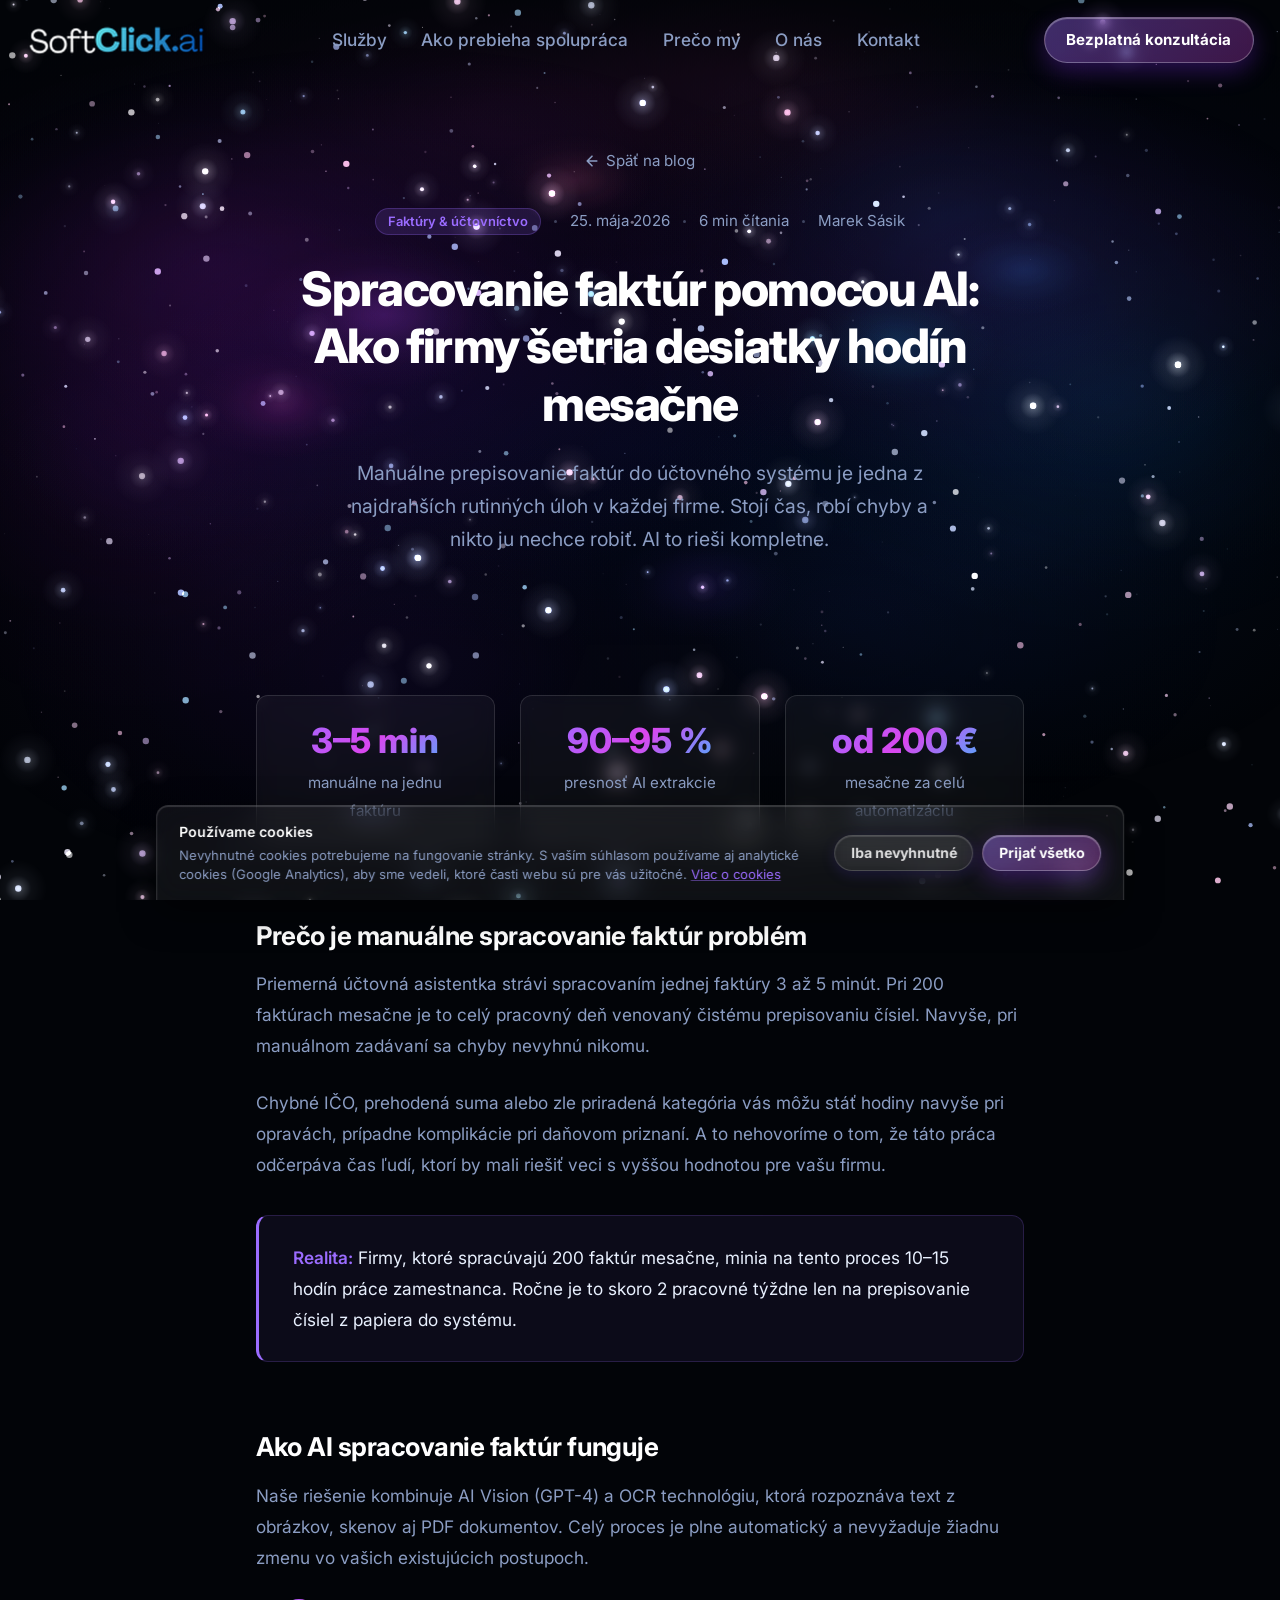
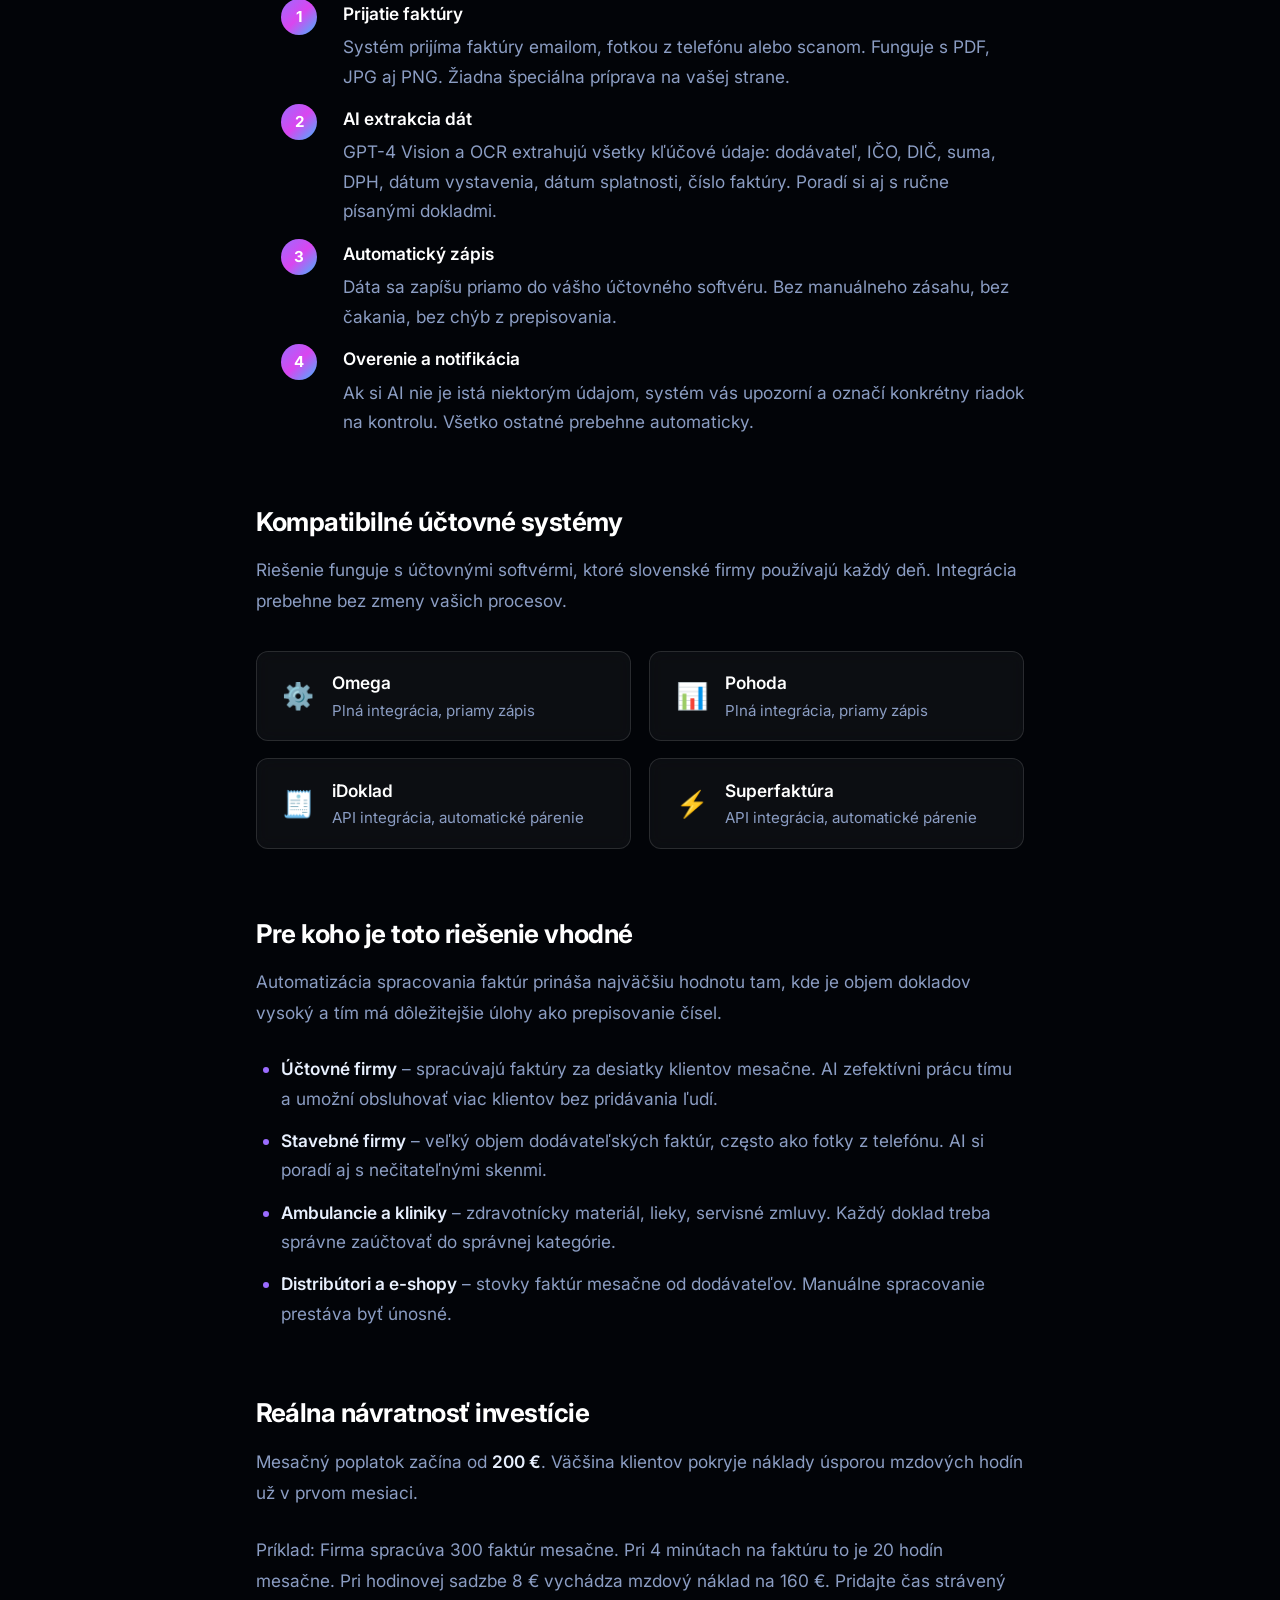
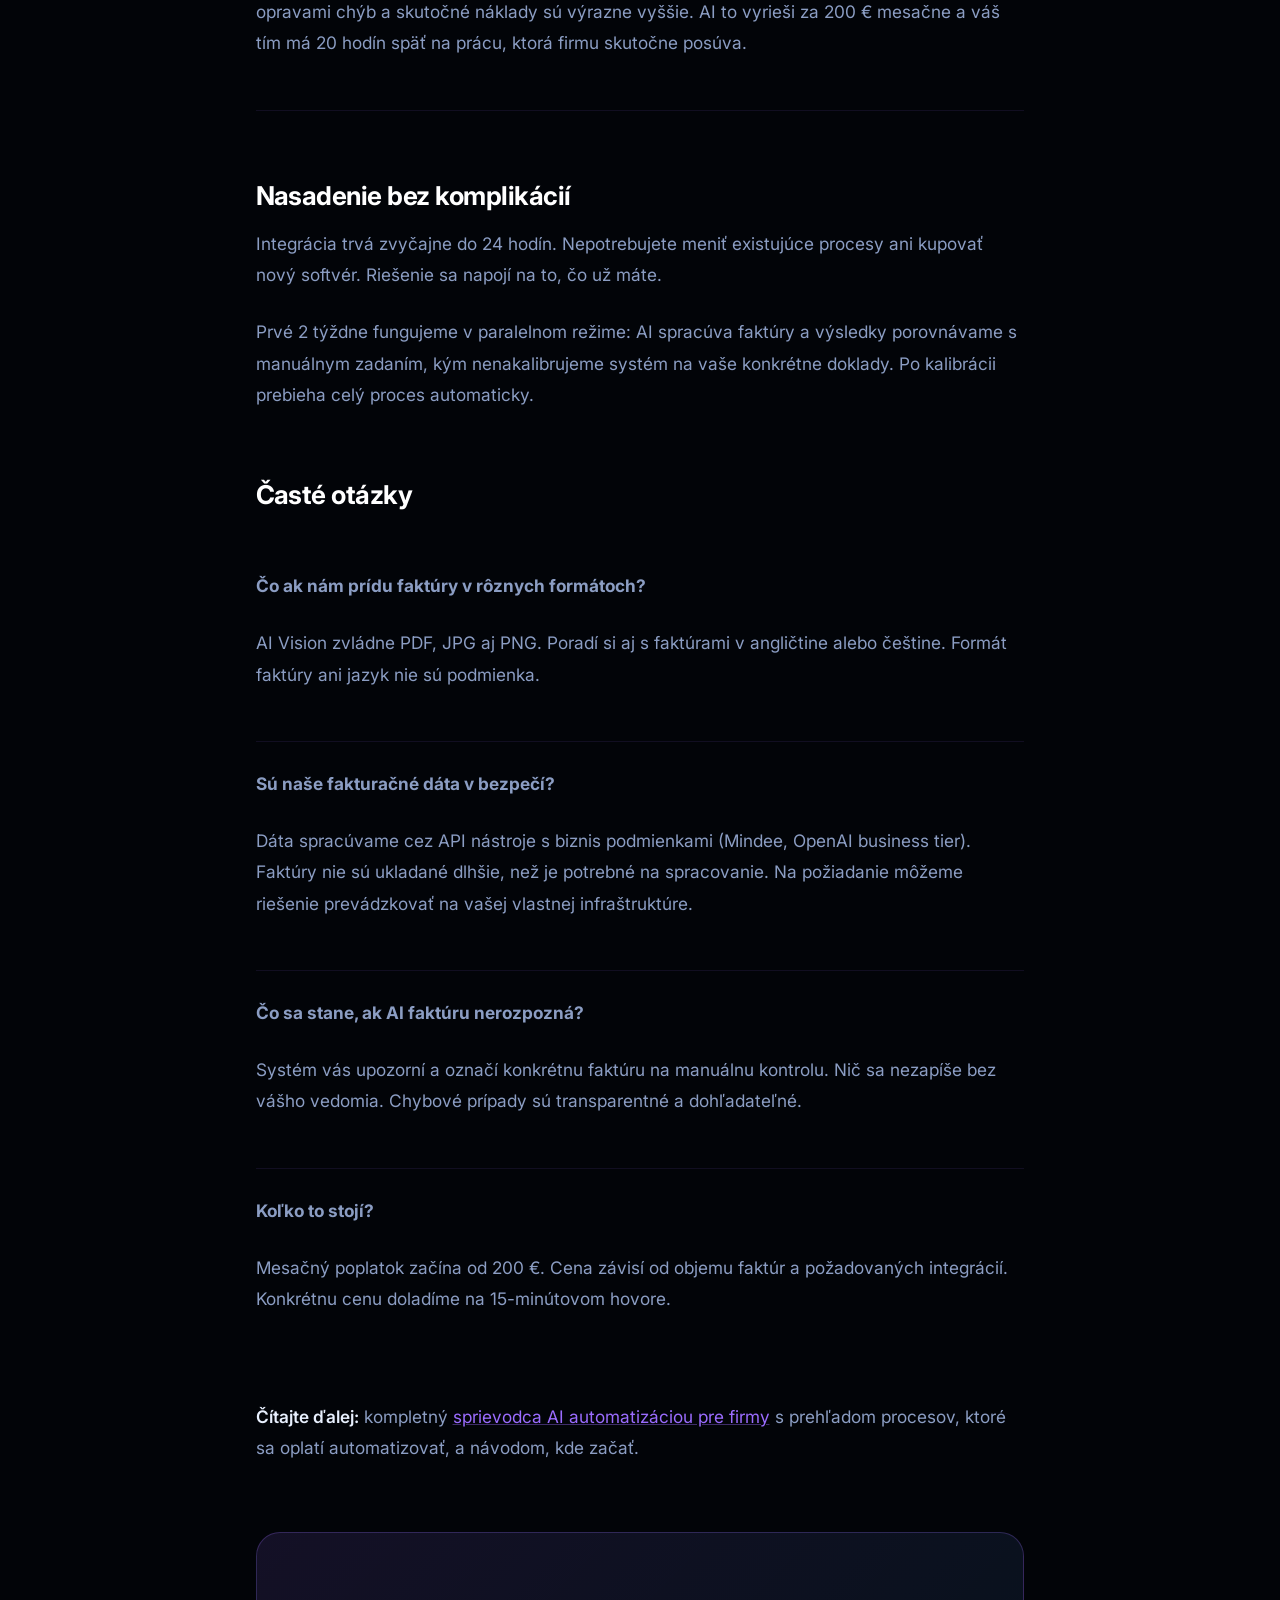
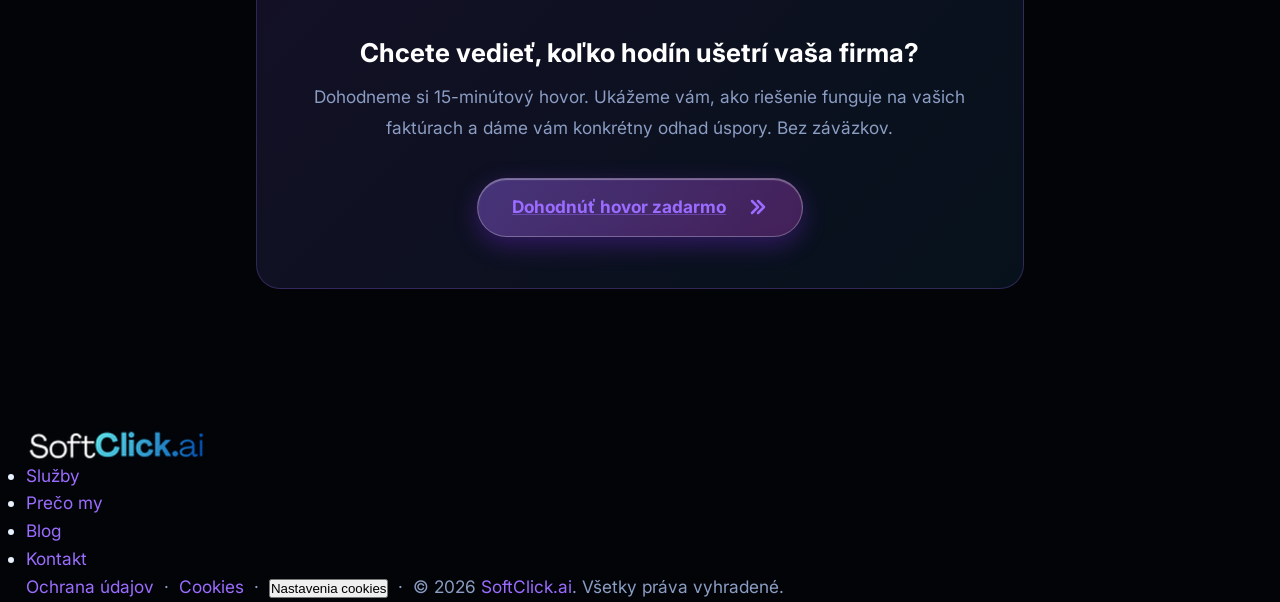
<file: blog/spracovanie-faktur-ai.html>
<!DOCTYPE html>
<html lang="sk">
<head>
  <meta charset="UTF-8">
  <meta name="viewport" content="width=device-width, initial-scale=1.0">
  <title>Spracovanie faktúr pomocou AI: Ako firmy šetria desiatky hodín mesačne | SoftClick.ai</title>
  <meta name="description" content="Zistite, ako AI automatizácia spracovania faktúr funguje v praxi, koľko času ušetrí a prečo je to investícia s najrýchlejšou návratnosťou v slovenských firmách.">
  <meta name="robots" content="index, follow">
  <link rel="canonical" href="https://softclick.ai/blog/spracovanie-faktur-ai.html">
  <meta property="og:title" content="Spracovanie faktúr pomocou AI: Ako firmy šetria desiatky hodín mesačne">
  <meta property="og:description" content="AI automatizácia spracovania faktúr s presnosťou 90–95 %. Funguje s Omega, Pohoda, iDoklad a Superfaktúra.">
  <meta property="og:type" content="article">
  <meta property="og:url" content="https://softclick.ai/blog/spracovanie-faktur-ai.html">
  <meta property="og:image" content="https://softclick.ai/assets/og-image.png">
  <meta property="og:locale" content="sk_SK">
  <meta property="og:site_name" content="SoftClick.ai">
  <meta property="article:published_time" content="2026-05-25">
  <meta property="article:author" content="Marek Sásik">
  <link rel="icon" type="image/png" sizes="32x32" href="../assets/favicon-32.png">
  <link rel="icon" type="image/png" sizes="180x180" href="../assets/favicon.png">
  <link rel="apple-touch-icon" sizes="180x180" href="../assets/favicon.png">

  <script type="application/ld+json">
  {
    "@context": "https://schema.org",
    "@type": "Article",
    "headline": "Spracovanie faktúr pomocou AI: Ako firmy šetria desiatky hodín mesačne",
    "description": "Praktický prehľad AI automatizácie spracovania faktúr pre slovenské firmy. Ako to funguje, koľko to stojí a čo to prinesie vašej firme.",
    "image": "https://softclick.ai/assets/og-image.png",
    "author": {
      "@type": "Person",
      "name": "Marek Sásik",
      "jobTitle": "Co-Founder",
      "worksFor": {"@type": "Organization", "name": "SoftClick.ai", "url": "https://softclick.ai"}
    },
    "publisher": {
      "@type": "Organization",
      "name": "SoftClick.ai",
      "url": "https://softclick.ai",
      "logo": {"@type": "ImageObject", "url": "https://softclick.ai/assets/favicon.png", "width": 180, "height": 180}
    },
    "datePublished": "2026-05-25",
    "dateModified": "2026-05-25",
    "url": "https://softclick.ai/blog/spracovanie-faktur-ai.html",
    "inLanguage": "sk",
    "keywords": ["spracovanie faktúr AI", "automatizácia účtovníctva", "OCR faktúry Slovensko", "AI faktúry Omega Pohoda"],
    "articleSection": "AI Automatizácia",
    "timeRequired": "PT6M"
  }
  </script>

  <script type="application/ld+json">
  {
    "@context": "https://schema.org",
    "@type": "FAQPage",
    "mainEntity": [
      {
        "@type": "Question",
        "name": "Ako funguje AI spracovanie faktúr?",
        "acceptedAnswer": {
          "@type": "Answer",
          "text": "Klient pošle faktúru emailom, fotkou alebo scanom. AI Vision a OCR technológia extrahuje všetky relevantné dáta (dodávateľ, suma, IČO, dátum splatnosti). Systém ich automaticky zapíše do účtovného softvéru bez manuálneho zásahu."
        }
      },
      {
        "@type": "Question",
        "name": "S akými účtovnými systémami AI spracovanie faktúr funguje?",
        "acceptedAnswer": {
          "@type": "Answer",
          "text": "Naše riešenie je kompatibilné s Omega, Pohoda, iDoklad a Superfaktúra. Integrácia prebehne bez zmeny vašich existujúcich procesov."
        }
      },
      {
        "@type": "Question",
        "name": "Aká je presnosť AI pri spracovaní faktúr?",
        "acceptedAnswer": {
          "@type": "Answer",
          "text": "Pri štandardných faktúrach dosahujeme presnosť 90 až 95 %. Kombinácia AI Vision (GPT-4) a OCR technológie výrazne znižuje počet chýb oproti manuálnemu zadávaniu."
        }
      },
      {
        "@type": "Question",
        "name": "Koľko stojí automatizácia spracovania faktúr?",
        "acceptedAnswer": {
          "@type": "Answer",
          "text": "Mesačný poplatok začína od 200 € a závisí od objemu faktúr. Väčšina klientov pokryje náklady úsporou mzdových hodín už v prvom mesiaci."
        }
      },
      {
        "@type": "Question",
        "name": "Ako dlho trvá nasadenie?",
        "acceptedAnswer": {
          "@type": "Answer",
          "text": "Základná integrácia trvá do 24 hodín. Kalibrácia na vaše konkrétne faktúry prebieha počas prvých 2 týždňov v paralelnom režime. Po kalibrácii beží systém plne automaticky."
        }
      }
    ]
  }
  </script>

  <script type="application/ld+json">
  {
    "@context": "https://schema.org",
    "@type": "BreadcrumbList",
    "itemListElement": [
      {"@type": "ListItem", "position": 1, "name": "Domov", "item": "https://softclick.ai/"},
      {"@type": "ListItem", "position": 2, "name": "Blog", "item": "https://softclick.ai/blog/"},
      {"@type": "ListItem", "position": 3, "name": "Spracovanie faktúr pomocou AI", "item": "https://softclick.ai/blog/spracovanie-faktur-ai.html"}
    ]
  }
  </script>

  <link rel="preconnect" href="https://fonts.googleapis.com">
  <link rel="preconnect" href="https://fonts.gstatic.com" crossorigin>
  <link href="https://fonts.googleapis.com/css2?family=Inter:wght@400;500;600;700;800&display=swap" rel="stylesheet">
  <link rel="stylesheet" href="../css/variables.css?v=20260730g">
  <link rel="stylesheet" href="../css/base.css?v=20260730g">
  <link rel="stylesheet" href="../css/header.css?v=20260730g">
  <link rel="stylesheet" href="../css/buttons.css?v=20260730g">
  <link rel="stylesheet" href="../css/responsive.css?v=20260730g">
  <link rel="stylesheet" href="../css/cookies.css?v=20260730g">

  <style>
    /* Article layout */
    .article-header {
      max-width: 47.5rem;
      margin: 0 auto;
      padding: calc(var(--header-height) + var(--space-3xl)) var(--space-lg) var(--space-2xl);
      text-align: center;
    }
    .article-header__back {
      display: inline-flex;
      align-items: center;
      gap: 6px;
      font-size: var(--font-size-sm);
      color: var(--text-muted);
      text-decoration: none;
      margin-bottom: var(--space-xl);
      transition: color var(--transition-fast);
    }
    .article-header__back:hover { color: var(--accent-violet); }
    .article-header__meta {
      display: flex;
      align-items: center;
      justify-content: center;
      gap: var(--space-sm);
      font-size: var(--font-size-sm);
      color: var(--text-muted);
      margin-bottom: var(--space-lg);
      flex-wrap: wrap;
    }
    .article-header__tag {
      display: inline-block;
      padding: 2px 12px;
      border-radius: var(--radius-full);
      background: rgba(155, 108, 255, 0.15);
      border: 1px solid rgba(155, 108, 255, 0.25);
      color: var(--accent-violet);
      font-size: 0.75rem;
      font-weight: 600;
    }
    .article-header__dot {
      width: 3px; height: 3px;
      border-radius: 50%;
      background: var(--text-muted);
      opacity: 0.4;
    }
    .article-header h1 {
      font-size: clamp(1.75rem, 3vw + 0.75rem, 2.75rem);
      font-weight: 800;
      color: var(--text-heading);
      line-height: 1.2;
      letter-spacing: -0.03em;
      margin-bottom: var(--space-lg);
    }
    .article-header__lead {
      font-size: var(--font-size-lg);
      color: var(--text-muted);
      line-height: 1.7;
      max-width: 620px;
      margin: 0 auto;
    }

    /* Article body */
    .article-body {
      max-width: 47.5rem;
      margin: 0 auto;
      padding: var(--space-2xl) var(--space-lg) var(--space-5xl);
    }
    .article-body h2 {
      font-size: var(--font-size-2xl);
      font-weight: 700;
      color: var(--text-heading);
      margin: var(--space-3xl) 0 var(--space-md);
      letter-spacing: -0.02em;
    }
    .article-body h3 {
      font-size: var(--font-size-xl);
      font-weight: 600;
      color: var(--text-heading);
      margin: var(--space-2xl) 0 var(--space-sm);
    }
    .article-body p {
      font-size: var(--font-size-base);
      color: var(--text-muted);
      line-height: 1.8;
      margin-bottom: var(--space-lg);
    }
    .article-body strong { color: var(--text-light); font-weight: 600; }
    .article-body a {
      color: var(--accent-violet);
      text-decoration: underline;
      text-decoration-color: rgba(155,108,255,0.4);
      transition: text-decoration-color var(--transition-fast);
    }
    .article-body a:hover { text-decoration-color: var(--accent-violet); }

    .article-body ul, .article-body ol {
      margin: 0 0 var(--space-lg) var(--space-lg);
      display: flex;
      flex-direction: column;
      gap: var(--space-sm);
    }
    .article-body li {
      font-size: var(--font-size-base);
      color: var(--text-muted);
      line-height: 1.7;
    }
    .article-body li::marker { color: var(--accent-violet); }

    /* Callout box */
    .callout {
      background: rgba(155, 108, 255, 0.07);
      border: 1px solid rgba(155, 108, 255, 0.2);
      border-left: 3px solid var(--accent-violet);
      border-radius: var(--radius-md);
      padding: var(--space-lg) var(--space-xl);
      margin: var(--space-xl) 0;
    }
    .callout p { margin: 0; color: var(--text-light); }
    .callout strong { color: var(--accent-violet); }

    /* Stat box */
    .stat-grid {
      display: grid;
      grid-template-columns: repeat(3, 1fr);
      gap: var(--space-lg);
      margin: var(--space-xl) 0;
    }
    .stat-card {
      background: var(--card-bg);
      border: 1px solid var(--card-border);
      border-radius: var(--radius-md);
      padding: var(--space-lg);
      text-align: center;
      backdrop-filter: blur(8px);
    }
    .stat-card__number {
      font-size: var(--font-size-3xl);
      font-weight: 800;
      background: var(--cta-gradient);
      -webkit-background-clip: text;
      -webkit-text-fill-color: transparent;
      background-clip: text;
      display: block;
      line-height: 1.1;
      margin-bottom: var(--space-xs);
    }
    .stat-card__label {
      font-size: var(--font-size-sm);
      color: var(--text-muted);
    }

    /* Step list */
    .steps {
      counter-reset: steps;
      list-style: none;
      margin: 0 0 var(--space-xl);
      padding: 0;
      display: flex;
      flex-direction: column;
      gap: var(--space-lg);
    }
    .steps li {
      counter-increment: steps;
      display: flex;
      gap: var(--space-lg);
      align-items: flex-start;
    }
    .steps li::before {
      content: counter(steps);
      flex-shrink: 0;
      width: 36px;
      height: 36px;
      border-radius: 50%;
      background: var(--cta-gradient);
      color: #fff;
      font-size: var(--font-size-sm);
      font-weight: 700;
      display: flex;
      align-items: center;
      justify-content: center;
    }
    .steps li > div { flex: 1; }
    .steps li strong {
      display: block;
      color: var(--text-heading);
      font-weight: 600;
      margin-bottom: 4px;
    }
    .steps li span { color: var(--text-muted); font-size: var(--font-size-base); line-height: 1.65; }

    /* Compatibility grid */
    .compat-grid {
      display: grid;
      grid-template-columns: repeat(2, 1fr);
      gap: var(--space-md);
      margin: var(--space-xl) 0;
    }
    .compat-card {
      background: var(--card-bg);
      border: 1px solid var(--card-border);
      border-radius: var(--radius-md);
      padding: var(--space-md) var(--space-lg);
      display: flex;
      align-items: center;
      gap: var(--space-md);
      backdrop-filter: blur(8px);
      transition: border-color var(--transition-base);
    }
    .compat-card:hover { border-color: var(--card-border-hover); }
    .compat-card__icon {
      font-size: 1.5rem;
      flex-shrink: 0;
    }
    .compat-card__name {
      font-weight: 600;
      color: var(--text-heading);
      font-size: var(--font-size-base);
    }
    .compat-card__desc {
      font-size: var(--font-size-sm);
      color: var(--text-muted);
      margin-top: 2px;
    }

    /* FAQ */
    .faq-list {
      display: flex;
      flex-direction: column;
      margin: var(--space-xl) 0;
    }
    .faq-item {
      border-bottom: 1px solid rgba(155,108,255,0.1);
      padding: var(--space-lg) 0;
    }
    .faq-item:last-child { border-bottom: none; }
    .faq-item__q {
      font-size: var(--font-size-base);
      font-weight: 700;
      color: var(--text-heading);
      margin-bottom: var(--space-sm);
    }
    .faq-item__a {
      font-size: var(--font-size-base);
      color: var(--text-muted);
      line-height: 1.75;
      margin: 0;
    }

    /* CTA box */
    .article-cta {
      background: linear-gradient(135deg, rgba(155,108,255,0.12), rgba(61,184,255,0.08));
      border: 1px solid rgba(155,108,255,0.25);
      border-radius: var(--radius-xl);
      padding: var(--space-2xl);
      text-align: center;
      margin-top: var(--space-3xl);
    }
    .article-cta h3 {
      font-size: var(--font-size-2xl);
      font-weight: 700;
      color: var(--text-heading);
      margin-bottom: var(--space-sm);
    }
    .article-cta p {
      color: var(--text-muted);
      margin-bottom: var(--space-xl);
    }

    /* Divider */
    .article-divider {
      border: none;
      border-top: 1px solid rgba(155,108,255,0.1);
      margin: var(--space-2xl) 0;
    }

    @media (max-width: 640px) {
      .stat-grid { grid-template-columns: 1fr; }
      .compat-grid { grid-template-columns: 1fr; }
    }
  </style>
  <noscript><style>body{opacity:1!important;}</style></noscript>
</head>
<body>

  <div class="aurora-bg" aria-hidden="true">
    <div class="aurora-layer aurora-layer--1"></div>
    <div class="aurora-layer aurora-layer--2"></div>
    <div class="aurora-layer aurora-layer--3"></div>
    <div class="aurora-layer aurora-layer--4"></div>
  </div>

  <canvas id="stars-canvas" aria-hidden="true"></canvas>

  <div class="page-wrapper">

    <header class="site-header" role="banner">
      <div class="header-inner">
        <a href="/" class="logo" aria-label="SoftClick.ai – Domov">
          <img src="../assets/logo-header.png" alt="SoftClick.ai" class="logo-img">
        </a>
        <nav aria-label="Hlavná navigácia">
          <ul class="nav-links">
            <li><a href="/#sluzby">Služby</a></li>
            <li><a href="/#proces">Ako prebieha spolupráca</a></li>
            <li><a href="/#preco">Prečo my</a></li>
            <li><a href="/#onas">O nás</a></li>
            <li><a href="/#kontakt">Kontakt</a></li>
          </ul>
        </nav>
        <div class="header-cta">
          <a href="/#kontakt" class="btn btn-primary btn-sm">Bezplatná konzultácia</a>
        </div>
        <button class="hamburger" aria-label="Otvoriť menu" aria-expanded="false">
          <span></span><span></span><span></span>
        </button>
      </div>
    </header>

    <main id="main">

      <header class="article-header">
        <a href="/blog/" class="article-header__back">
          <svg width="16" height="16" viewBox="0 0 20 20" fill="none">
            <path d="M16 10H4M10 4L4 10l6 6" stroke="currentColor" stroke-width="2" stroke-linecap="round" stroke-linejoin="round"/>
          </svg>
          Späť na blog
        </a>
        <div class="article-header__meta">
          <span class="article-header__tag">Faktúry &amp; účtovníctvo</span>
          <span class="article-header__dot"></span>
          <span>25. mája 2026</span>
          <span class="article-header__dot"></span>
          <span>6 min čítania</span>
          <span class="article-header__dot"></span>
          <span>Marek Sásik</span>
        </div>
        <h1>Spracovanie faktúr pomocou AI: Ako firmy šetria desiatky hodín mesačne</h1>
        <p class="article-header__lead">
          Manuálne prepisovanie faktúr do účtovného systému je jedna z najdrahších rutinných úloh v každej firme. Stojí čas, robí chyby a nikto ju nechce robiť. AI to rieši kompletne.
        </p>
      </header>

      <article class="article-body">

        <div class="stat-grid">
          <div class="stat-card">
            <span class="stat-card__number">3–5 min</span>
            <span class="stat-card__label">manuálne na jednu faktúru</span>
          </div>
          <div class="stat-card">
            <span class="stat-card__number">90–95 %</span>
            <span class="stat-card__label">presnosť AI extrakcie</span>
          </div>
          <div class="stat-card">
            <span class="stat-card__number">od 200 €</span>
            <span class="stat-card__label">mesačne za celú automatizáciu</span>
          </div>
        </div>

        <h2>Prečo je manuálne spracovanie faktúr problém</h2>

        <p>
          Priemerná účtovná asistentka strávi spracovaním jednej faktúry 3 až 5 minút. Pri 200 faktúrach mesačne je to celý pracovný deň venovaný čistému prepisovaniu čísiel. Navyše, pri manuálnom zadávaní sa chyby nevyhnú nikomu.
        </p>
        <p>
          Chybné IČO, prehodená suma alebo zle priradená kategória vás môžu stáť hodiny navyše pri opravách, prípadne komplikácie pri daňovom priznaní. A to nehovoríme o tom, že táto práca odčerpáva čas ľudí, ktorí by mali riešiť veci s vyššou hodnotou pre vašu firmu.
        </p>

        <div class="callout">
          <p><strong>Realita:</strong> Firmy, ktoré spracúvajú 200 faktúr mesačne, minia na tento proces 10–15 hodín práce zamestnanca. Ročne je to skoro 2 pracovné týždne len na prepisovanie čísiel z papiera do systému.</p>
        </div>

        <h2>Ako AI spracovanie faktúr funguje</h2>

        <p>
          Naše riešenie kombinuje AI Vision (GPT-4) a OCR technológiu, ktorá rozpoznáva text z obrázkov, skenov aj PDF dokumentov. Celý proces je plne automatický a nevyžaduje žiadnu zmenu vo vašich existujúcich postupoch.
        </p>

        <ol class="steps">
          <li>
            <div>
              <strong>Prijatie faktúry</strong>
              <span>Systém prijíma faktúry emailom, fotkou z telefónu alebo scanom. Funguje s PDF, JPG aj PNG. Žiadna špeciálna príprava na vašej strane.</span>
            </div>
          </li>
          <li>
            <div>
              <strong>AI extrakcia dát</strong>
              <span>GPT-4 Vision a OCR extrahujú všetky kľúčové údaje: dodávateľ, IČO, DIČ, suma, DPH, dátum vystavenia, dátum splatnosti, číslo faktúry. Poradí si aj s ručne písanými dokladmi.</span>
            </div>
          </li>
          <li>
            <div>
              <strong>Automatický zápis</strong>
              <span>Dáta sa zapíšu priamo do vášho účtovného softvéru. Bez manuálneho zásahu, bez čakania, bez chýb z prepisovania.</span>
            </div>
          </li>
          <li>
            <div>
              <strong>Overenie a notifikácia</strong>
              <span>Ak si AI nie je istá niektorým údajom, systém vás upozorní a označí konkrétny riadok na kontrolu. Všetko ostatné prebehne automaticky.</span>
            </div>
          </li>
        </ol>

        <h2>Kompatibilné účtovné systémy</h2>

        <p>
          Riešenie funguje s účtovnými softvérmi, ktoré slovenské firmy používajú každý deň. Integrácia prebehne bez zmeny vašich procesov.
        </p>

        <div class="compat-grid">
          <div class="compat-card">
            <div class="compat-card__icon">⚙️</div>
            <div>
              <div class="compat-card__name">Omega</div>
              <div class="compat-card__desc">Plná integrácia, priamy zápis</div>
            </div>
          </div>
          <div class="compat-card">
            <div class="compat-card__icon">📊</div>
            <div>
              <div class="compat-card__name">Pohoda</div>
              <div class="compat-card__desc">Plná integrácia, priamy zápis</div>
            </div>
          </div>
          <div class="compat-card">
            <div class="compat-card__icon">🧾</div>
            <div>
              <div class="compat-card__name">iDoklad</div>
              <div class="compat-card__desc">API integrácia, automatické párenie</div>
            </div>
          </div>
          <div class="compat-card">
            <div class="compat-card__icon">⚡</div>
            <div>
              <div class="compat-card__name">Superfaktúra</div>
              <div class="compat-card__desc">API integrácia, automatické párenie</div>
            </div>
          </div>
        </div>

        <h2>Pre koho je toto riešenie vhodné</h2>

        <p>
          Automatizácia spracovania faktúr prináša najväčšiu hodnotu tam, kde je objem dokladov vysoký a tím má dôležitejšie úlohy ako prepisovanie čísel.
        </p>

        <ul>
          <li><strong>Účtovné firmy</strong> – spracúvajú faktúry za desiatky klientov mesačne. AI zefektívni prácu tímu a umožní obsluhovať viac klientov bez pridávania ľudí.</li>
          <li><strong>Stavebné firmy</strong> – veľký objem dodávateľských faktúr, często ako fotky z telefónu. AI si poradí aj s nečitateľnými skenmi.</li>
          <li><strong>Ambulancie a kliniky</strong> – zdravotnícky materiál, lieky, servisné zmluvy. Každý doklad treba správne zaúčtovať do správnej kategórie.</li>
          <li><strong>Distribútori a e-shopy</strong> – stovky faktúr mesačne od dodávateľov. Manuálne spracovanie prestáva byť únosné.</li>
        </ul>

        <h2>Reálna návratnosť investície</h2>

        <p>
          Mesačný poplatok začína od <strong>200 €</strong>. Väčšina klientov pokryje náklady úsporou mzdových hodín už v prvom mesiaci.
        </p>
        <p>
          Príklad: Firma spracúva 300 faktúr mesačne. Pri 4 minútach na faktúru to je 20 hodín mesačne. Pri hodinovej sadzbe 8 € vychádza mzdový náklad na 160 €. Pridajte čas strávený opravami chýb a skutočné náklady sú výrazne vyššie. AI to vyrieši za 200 € mesačne a váš tím má 20 hodín späť na prácu, ktorá firmu skutočne posúva.
        </p>

        <hr class="article-divider">

        <h2>Nasadenie bez komplikácií</h2>

        <p>
          Integrácia trvá zvyčajne do 24 hodín. Nepotrebujete meniť existujúce procesy ani kupovať nový softvér. Riešenie sa napojí na to, čo už máte.
        </p>
        <p>
          Prvé 2 týždne fungujeme v paralelnom režime: AI spracúva faktúry a výsledky porovnávame s manuálnym zadaním, kým nenakalibrujeme systém na vaše konkrétne doklady. Po kalibrácii prebieha celý proces automaticky.
        </p>

        <h2>Časté otázky</h2>

        <div class="faq-list">
          <div class="faq-item">
            <p class="faq-item__q">Čo ak nám prídu faktúry v rôznych formátoch?</p>
            <p class="faq-item__a">AI Vision zvládne PDF, JPG aj PNG. Poradí si aj s faktúrami v angličtine alebo češtine. Formát faktúry ani jazyk nie sú podmienka.</p>
          </div>
          <div class="faq-item">
            <p class="faq-item__q">Sú naše fakturačné dáta v bezpečí?</p>
            <p class="faq-item__a">Dáta spracúvame cez API nástroje s biznis podmienkami (Mindee, OpenAI business tier). Faktúry nie sú ukladané dlhšie, než je potrebné na spracovanie. Na požiadanie môžeme riešenie prevádzkovať na vašej vlastnej infraštruktúre.</p>
          </div>
          <div class="faq-item">
            <p class="faq-item__q">Čo sa stane, ak AI faktúru nerozpozná?</p>
            <p class="faq-item__a">Systém vás upozorní a označí konkrétnu faktúru na manuálnu kontrolu. Nič sa nezapíše bez vášho vedomia. Chybové prípady sú transparentné a dohľadateľné.</p>
          </div>
          <div class="faq-item">
            <p class="faq-item__q">Koľko to stojí?</p>
            <p class="faq-item__a">Mesačný poplatok začína od 200 €. Cena závisí od objemu faktúr a požadovaných integrácií. Konkrétnu cenu doladíme na 15-minútovom hovore.</p>
          </div>
        </div>

        <p><strong>Čítajte ďalej:</strong> kompletný <a href="/ai-automatizacia.html">sprievodca AI automatizáciou pre firmy</a> s prehľadom procesov, ktoré sa oplatí automatizovať, a návodom, kde začať.</p>

        <div class="article-cta">
          <h3>Chcete vedieť, koľko hodín ušetrí vaša firma?</h3>
          <p>Dohodneme si 15-minútový hovor. Ukážeme vám, ako riešenie funguje na vašich faktúrach a dáme vám konkrétny odhad úspory. Bez záväzkov.</p>
          <a href="/#kontakt" class="btn btn-primary">
            Dohodnúť hovor zadarmo
            <svg class="btn-arrow" viewBox="0 0 20 20" fill="none" aria-hidden="true">
              <path d="M4 4l6 6-6 6" stroke="currentColor" stroke-width="2.5" stroke-linecap="round" stroke-linejoin="round"/>
              <path d="M10 4l6 6-6 6" stroke="currentColor" stroke-width="2.5" stroke-linecap="round" stroke-linejoin="round"/>
            </svg>
          </a>
        </div>

      </article>

    </main>

    <footer class="site-footer" role="contentinfo">
      <div class="container">
        <div class="footer-inner">
          <a href="/" class="footer-logo logo" aria-label="SoftClick.ai">
            <img src="../assets/logo-header.png" alt="SoftClick.ai" class="logo-img">
          </a>
          <ul class="footer-links">
            <li><a href="/#sluzby">Služby</a></li>
            <li><a href="/#preco">Prečo my</a></li>
            <li><a href="/blog/">Blog</a></li>
            <li><a href="/#kontakt">Kontakt</a></li>
          </ul>
          <p class="footer-copy"><a href="../ochrana-osobnych-udajov.html">Ochrana údajov</a> &nbsp;·&nbsp; <a href="../cookies.html">Cookies</a> &nbsp;·&nbsp; <button type="button" class="footer-link-btn" data-cookie-settings>Nastavenia cookies</button> &nbsp;·&nbsp; &copy; 2026 <a href="/">SoftClick.ai</a>. Všetky práva vyhradené.</p>
        </div>
      </div>
    </footer>

  </div>

  <script src="../js/stars.js?v=20260730g"></script>
  <script src="../js/main.js?v=20260730g"></script>
  <script src="../js/animations.js?v=20260730g"></script>
  <script src="../js/cookies.js?v=20260730g"></script>
</body>
</html>
</file>
<file: css/variables.css>
:root {
  /* Colors - Cosmic Nebula Palette */
  --deep-navy: #020408;
  --cosmic-indigo: #050a14;
  --deep-purple: #080318;
  --accent-violet: #9B6CFF;
  --accent-blue: #3DB8FF;
  --accent-magenta: #D946EF;
  --accent-pink: #F472B6;
  --accent-cyan: #22D3EE;
  --accent-teal: #06B6D4;
  --cta-gradient: linear-gradient(135deg, #9B6CFF 0%, #D946EF 50%, #3DB8FF 100%);
  --cta-gradient-hover: linear-gradient(135deg, #A87CFF 0%, #E065F5 50%, #5CC8FF 100%);
  --card-bg: rgba(255, 255, 255, 0.045);
  --card-border: rgba(255, 255, 255, 0.12);
  --card-border-hover: rgba(217, 70, 239, 0.35);
  --glass-bg: rgba(2, 4, 12, 0.92);
  --glass-border: rgba(155, 108, 255, 0.08);

  /* Text */
  --text-light: #E8F0FE;
  --text-muted: #8B9DC3;
  --text-heading: #FFFFFF;

  /* Typography */
  --font-family: 'Inter', -apple-system, BlinkMacSystemFont, 'Segoe UI', sans-serif;
  --font-size-base: 1rem;
  --font-size-sm: 0.875rem;
  --font-size-lg: 1.125rem;
  --font-size-xl: 1.25rem;
  --font-size-2xl: 1.5rem;
  --font-size-3xl: 2rem;
  --font-size-4xl: 2.5rem;
  --hero-headline: clamp(2.25rem, 4vw + 1rem, 5rem);
  --section-title: clamp(1.75rem, 3vw + 0.5rem, 3rem);

  /* Spacing */
  --space-xs: 0.5rem;
  --space-sm: 0.75rem;
  --space-md: 1rem;
  --space-lg: 1.5rem;
  --space-xl: 2rem;
  --space-2xl: 3rem;
  --space-3xl: 4rem;
  --space-4xl: 6rem;
  --space-5xl: 8rem;

  /* Layout */
  --container-max: clamp(1280px, 90vw, 1680px);
  --container-padding: 1.5rem;
  --header-height: 80px;
  --header-height-scrolled: 64px;

  /* Border Radius */
  --radius-sm: 8px;
  --radius-md: 12px;
  --radius-lg: 16px;
  --radius-xl: 24px;
  --radius-full: 9999px;

  /* Transitions */
  --transition-base: 300ms cubic-bezier(0.4, 0, 0.2, 1);
  --transition-fast: 150ms cubic-bezier(0.4, 0, 0.2, 1);
  --transition-slow: 500ms cubic-bezier(0.4, 0, 0.2, 1);

  /* Shadows */
  --shadow-glow: 0 0 20px rgba(155, 108, 255, 0.25), 0 0 40px rgba(217, 70, 239, 0.15);
  --shadow-glow-strong: 0 0 30px rgba(155, 108, 255, 0.3), 0 0 60px rgba(217, 70, 239, 0.2), 0 0 100px rgba(61, 184, 255, 0.1);
  --shadow-card: 0 4px 24px rgba(0, 0, 0, 0.3);
}
</file>
<file: css/base.css>
/* Reset */
*,
*::before,
*::after {
  margin: 0;
  padding: 0;
  box-sizing: border-box;
}

html {
  /* Plynulé škálovanie celého webu so šírkou okna ("zoom").
     ≤1024px → 16px (mobil/tablet bez zmeny), 1920px → ~20,5px, strop 22px pre 2560px+. */
  font-size: clamp(1rem, 0.68rem + 0.5vw, 1.375rem);
  scroll-behavior: smooth;
  -webkit-font-smoothing: antialiased;
  -moz-osx-font-smoothing: grayscale;
  scroll-padding-top: var(--header-height);
}

body {
  font-family: var(--font-family);
  font-size: var(--font-size-base);
  line-height: 1.6;
  color: var(--text-light);
  background-color: var(--deep-navy);
  overflow-x: hidden;
  position: relative;
  min-height: 100vh;
}

/* Cosmic Vortex Background - radial burst from center */
body::before {
  content: '';
  position: fixed;
  top: 0;
  left: 0;
  width: 100%;
  height: 100%;
  background:
    radial-gradient(ellipse 80% 60% at 30% 35%, rgba(60, 12, 120, 0.18) 0%, transparent 50%),
    radial-gradient(ellipse 70% 50% at 75% 30%, rgba(130, 25, 150, 0.12) 0%, transparent 45%),
    radial-gradient(ellipse 90% 40% at 50% 50%, rgba(12, 35, 120, 0.15) 0%, transparent 55%),
    radial-gradient(ellipse 60% 70% at 20% 65%, rgba(80, 18, 130, 0.10) 0%, transparent 45%),
    radial-gradient(ellipse 55% 55% at 80% 60%, rgba(18, 60, 140, 0.12) 0%, transparent 50%);
  pointer-events: none;
  z-index: 0;
}

/* Cosmic Vortex Aurora - radial energy bursts */
.aurora-bg {
  position: fixed;
  top: 0;
  left: 0;
  width: 100%;
  height: 100%;
  z-index: 0;
  pointer-events: none;
  overflow: hidden;
}

.aurora-layer {
  position: absolute;
  width: 150%;
  height: 150%;
  top: -25%;
  left: -25%;
  opacity: 0;
  mix-blend-mode: screen;
  filter: blur(60px);
  will-change: transform, opacity;
}

/* Purple-magenta nebula cloud (left side) */
.aurora-layer--1 {
  background:
    radial-gradient(ellipse 55% 50% at 25% 40%, rgba(100, 18, 150, 0.22) 0%, transparent 55%),
    radial-gradient(ellipse 40% 35% at 35% 25%, rgba(140, 30, 130, 0.16) 0%, transparent 50%),
    radial-gradient(ellipse 30% 25% at 15% 55%, rgba(70, 12, 110, 0.14) 0%, transparent 50%);
  animation: vortexPulse1 12s ease-in-out infinite;
}

/* Blue-cyan energy stream (right side) */
.aurora-layer--2 {
  background:
    radial-gradient(ellipse 50% 45% at 75% 35%, rgba(18, 60, 160, 0.20) 0%, transparent 50%),
    radial-gradient(ellipse 35% 30% at 65% 50%, rgba(20, 140, 180, 0.15) 0%, transparent 50%),
    radial-gradient(ellipse 45% 35% at 85% 25%, rgba(35, 90, 200, 0.14) 0%, transparent 55%);
  animation: vortexPulse2 15s ease-in-out infinite;
}

/* Pink-orange energy wisps (radial) */
.aurora-layer--3 {
  background:
    radial-gradient(ellipse 60% 30% at 50% 45%, rgba(150, 35, 130, 0.14) 0%, transparent 55%),
    radial-gradient(ellipse 35% 40% at 40% 60%, rgba(180, 70, 140, 0.12) 0%, transparent 50%),
    radial-gradient(ellipse 40% 30% at 60% 30%, rgba(200, 90, 60, 0.08) 0%, transparent 50%);
  animation: vortexPulse3 18s ease-in-out infinite;
}

/* Subtle central glow */
.aurora-layer--4 {
  background:
    radial-gradient(ellipse 35% 35% at 50% 42%, rgba(100, 65, 200, 0.18) 0%, transparent 45%),
    radial-gradient(ellipse 25% 25% at 50% 42%, rgba(160, 40, 180, 0.14) 0%, transparent 40%);
  filter: blur(50px);
  animation: vortexCore 8s ease-in-out infinite;
}

@keyframes vortexPulse1 {
  0%, 100% { transform: translate(0, 0) scale(1) rotate(0deg); opacity: 0.5; }
  25% { transform: translate(3%, -2%) scale(1.08) rotate(2deg); opacity: 0.75; }
  50% { transform: translate(-2%, 3%) scale(1.02) rotate(-1deg); opacity: 0.6; }
  75% { transform: translate(1%, 1%) scale(1.12) rotate(1deg); opacity: 0.65; }
}

@keyframes vortexPulse2 {
  0%, 100% { transform: translate(0, 0) scale(1.05) rotate(0deg); opacity: 0.4; }
  30% { transform: translate(-3%, 2%) scale(1) rotate(-2deg); opacity: 0.7; }
  60% { transform: translate(2%, -1%) scale(1.15) rotate(1deg); opacity: 0.55; }
}

@keyframes vortexPulse3 {
  0%, 100% { transform: translate(0, 0) scale(1) rotate(0deg); opacity: 0.35; }
  35% { transform: translate(2%, 2%) scale(1.1) rotate(3deg); opacity: 0.6; }
  70% { transform: translate(-1%, -2%) scale(1.05) rotate(-2deg); opacity: 0.45; }
}

@keyframes vortexCore {
  0%, 100% { transform: scale(1); opacity: 0.4; }
  50% { transform: scale(1.15); opacity: 0.7; }
}

@media (prefers-reduced-motion: reduce) {
  .aurora-layer {
    animation: none !important;
    opacity: 0.7 !important;
    filter: blur(80px);
  }
}

/* Stars + nebula canvas */
#stars-canvas {
  position: fixed;
  top: 0;
  left: 0;
  width: 100%;
  height: 100%;
  z-index: 0;
  pointer-events: none;
}

/* Main content above background */
.page-wrapper {
  position: relative;
  z-index: 1;
}

/* Skip to content - accessibility */
.skip-to-content {
  position: absolute;
  top: -100px;
  left: 50%;
  transform: translateX(-50%);
  padding: var(--space-sm) var(--space-lg);
  background: var(--accent-violet);
  color: var(--text-heading);
  border-radius: var(--radius-md);
  z-index: 10000;
  font-weight: 600;
  text-decoration: none;
  transition: top var(--transition-fast);
}

.skip-to-content:focus {
  top: var(--space-md);
}

/* Container */
.container {
  width: 100%;
  max-width: var(--container-max);
  margin: 0 auto;
  padding: 0 var(--container-padding);
}

/* Section base */
.section {
  padding: var(--space-5xl) 0;
  position: relative;
}

.section-header {
  text-align: center;
  margin-bottom: var(--space-4xl);
}

.section-label {
  display: inline-block;
  font-size: var(--font-size-sm);
  font-weight: 600;
  text-transform: uppercase;
  letter-spacing: 0.1em;
  color: var(--accent-violet);
  margin-bottom: var(--space-md);
}

.section-title {
  font-size: var(--section-title);
  font-weight: 700;
  color: var(--text-heading);
  line-height: 1.2;
  margin-bottom: var(--space-lg);
}

.section-subtitle {
  font-size: var(--font-size-lg);
  color: var(--text-muted);
  max-width: 40rem;
  margin: 0 auto;
  line-height: 1.7;
}

/* Typography */
h1, h2, h3, h4, h5, h6 {
  font-weight: 700;
  line-height: 1.2;
  color: var(--text-heading);
}

p {
  color: var(--text-muted);
  line-height: 1.7;
}

a {
  color: var(--accent-violet);
  text-decoration: none;
  transition: color var(--transition-fast);
}

a:hover {
  color: var(--accent-blue);
}

/* Focus styles */
:focus-visible {
  outline: 2px solid var(--accent-violet);
  outline-offset: 2px;
}

/* Selection */
::selection {
  background: rgba(124, 92, 255, 0.3);
  color: var(--text-heading);
}

/* Scroll animations */
.animate-on-scroll {
  opacity: 0;
  transform: translateY(24px);
  transition: opacity 0.6s cubic-bezier(0.4, 0, 0.2, 1), transform 0.6s cubic-bezier(0.4, 0, 0.2, 1);
}

.animate-on-scroll.is-visible {
  opacity: 1;
  transform: translateY(0);
}

/* Staggered children */
.stagger-children .animate-on-scroll:nth-child(1) { transition-delay: 0ms; }
.stagger-children .animate-on-scroll:nth-child(2) { transition-delay: 80ms; }
.stagger-children .animate-on-scroll:nth-child(3) { transition-delay: 160ms; }
.stagger-children .animate-on-scroll:nth-child(4) { transition-delay: 240ms; }
.stagger-children .animate-on-scroll:nth-child(5) { transition-delay: 320ms; }
.stagger-children .animate-on-scroll:nth-child(6) { transition-delay: 400ms; }
.stagger-children .animate-on-scroll:nth-child(7) { transition-delay: 480ms; }
.stagger-children .animate-on-scroll:nth-child(8) { transition-delay: 560ms; }
.stagger-children .animate-on-scroll:nth-child(9) { transition-delay: 640ms; }
.stagger-children .animate-on-scroll:nth-child(10) { transition-delay: 720ms; }

/* Reduced motion */
@media (prefers-reduced-motion: reduce) {
  html {
    scroll-behavior: auto;
  }

  .animate-on-scroll {
    opacity: 1;
    transform: none;
    transition: none;
  }

  *,
  *::before,
  *::after {
    animation-duration: 0.01ms !important;
    animation-iteration-count: 1 !important;
    transition-duration: 0.01ms !important;
  }
}

/* Utility: gradient text */
.gradient-text {
  background: var(--cta-gradient);
  -webkit-background-clip: text;
  background-clip: text;
  -webkit-text-fill-color: transparent;
}

/* Utility: divider line */
.section-divider {
  width: 100%;
  height: 1px;
  background: linear-gradient(90deg, transparent, var(--card-border), transparent);
  border: none;
}

/* Image defaults */
img {
  max-width: 100%;
  height: auto;
  display: block;
}

/* ===== 3D TILT CARDS ===== */
[data-tilt] {
  will-change: transform;
}
</file>
<file: css/header.css>
/* ===== STICKY HEADER ===== */
.site-header {
  position: fixed;
  top: 0;
  left: 0;
  width: 100%;
  height: var(--header-height);
  z-index: 1000;
  transition: all var(--transition-base);
  background: transparent;
}

.site-header.scrolled {
  height: var(--header-height-scrolled);
  background: var(--glass-bg);
  backdrop-filter: blur(16px);
  -webkit-backdrop-filter: blur(16px);
  border-bottom: 1px solid var(--glass-border);
}

.header-inner {
  display: flex;
  align-items: center;
  justify-content: space-between;
  height: 100%;
  max-width: var(--container-max);
  margin: 0 auto;
  padding: 0 var(--container-padding);
}

/* Logo */
.logo {
  display: flex;
  align-items: center;
  gap: 0.5rem;
  text-decoration: none;
  font-size: 1.35rem;
  font-weight: 700;
  letter-spacing: -0.02em;
  z-index: 1001;
  flex-shrink: 0;
}

.logo-img {
  height: 34px;
  width: auto;
  transition: height var(--transition-base);
}

.site-header.scrolled .logo-img {
  height: 28px;
}

/* Navigation */
.nav-links {
  display: flex;
  align-items: center;
  gap: var(--space-xl);
  list-style: none;
}

.nav-links a {
  color: var(--text-muted);
  font-size: var(--font-size-base);
  font-weight: 500;
  transition: color var(--transition-fast);
  text-decoration: none;
  position: relative;
}

.nav-links a::after {
  content: '';
  position: absolute;
  bottom: -4px;
  left: 0;
  width: 0;
  height: 2px;
  background: var(--cta-gradient);
  transition: width var(--transition-base);
  border-radius: 1px;
}

.nav-links a:hover {
  color: var(--text-light);
}

.nav-links a:hover::after {
  width: 100%;
}

/* Header CTA */
.header-cta {
  display: flex;
  align-items: center;
  gap: var(--space-md);
}

/* Hamburger */
.hamburger {
  display: none;
  flex-direction: column;
  justify-content: center;
  align-items: center;
  width: 40px;
  height: 40px;
  background: none;
  border: none;
  cursor: pointer;
  z-index: 1001;
  padding: 0;
}

.hamburger span {
  display: block;
  width: 24px;
  height: 2px;
  background: var(--text-light);
  border-radius: 2px;
  transition: all var(--transition-base);
}

.hamburger span:nth-child(1) {
  margin-bottom: 6px;
}

.hamburger span:nth-child(2) {
  margin-bottom: 6px;
}

/* Hamburger active state */
.hamburger.active span:nth-child(1) {
  transform: rotate(45deg) translate(5px, 6px);
}

.hamburger.active span:nth-child(2) {
  opacity: 0;
  transform: scaleX(0);
}

.hamburger.active span:nth-child(3) {
  transform: rotate(-45deg) translate(5px, -6px);
}

/* Mobile Menu Overlay */
.mobile-menu {
  display: none;
  position: fixed;
  top: 0;
  left: 0;
  width: 100%;
  height: 100vh;
  height: 100dvh;
  background: rgba(7, 17, 51, 0.97);
  backdrop-filter: blur(20px);
  -webkit-backdrop-filter: blur(20px);
  z-index: 999;
  opacity: 0;
  visibility: hidden;
  transition: opacity var(--transition-base), visibility var(--transition-base);
}

.mobile-menu.open {
  opacity: 1;
  visibility: visible;
}

.mobile-menu-inner {
  display: flex;
  flex-direction: column;
  justify-content: center;
  align-items: center;
  height: 100%;
  gap: var(--space-xl);
}

.mobile-menu-inner a {
  color: var(--text-light);
  font-size: var(--font-size-2xl);
  font-weight: 600;
  text-decoration: none;
  opacity: 0;
  transform: translateY(20px);
  transition: opacity 0.4s ease, transform 0.4s ease, color var(--transition-fast);
}

.mobile-menu.open .mobile-menu-inner a {
  opacity: 1;
  transform: translateY(0);
}

.mobile-menu.open .mobile-menu-inner a:nth-child(1) { transition-delay: 100ms; }
.mobile-menu.open .mobile-menu-inner a:nth-child(2) { transition-delay: 150ms; }
.mobile-menu.open .mobile-menu-inner a:nth-child(3) { transition-delay: 200ms; }
.mobile-menu.open .mobile-menu-inner a:nth-child(4) { transition-delay: 250ms; }
.mobile-menu.open .mobile-menu-inner a:nth-child(5) { transition-delay: 300ms; }
.mobile-menu.open .mobile-menu-inner a:nth-child(6) { transition-delay: 350ms; }
.mobile-menu.open .mobile-menu-inner a:nth-child(7) { transition-delay: 400ms; }
.mobile-menu.open .mobile-menu-inner a:nth-child(8) { transition-delay: 450ms; }

.mobile-menu-inner a:hover {
  color: var(--accent-violet);
}

/* Mobile language toggle animation */
.mobile-menu-inner .mobile-lang-toggle {
  opacity: 0;
  transform: translateY(20px);
  transition: opacity 0.4s ease, transform 0.4s ease;
}

.mobile-menu.open .mobile-menu-inner .mobile-lang-toggle {
  opacity: 1;
  transform: translateY(0);
  transition-delay: 380ms;
}
</file>
<file: css/buttons.css>
/* ===== BUTTONS ===== */

/* Base button reset */
.btn {
  display: inline-flex;
  align-items: center;
  justify-content: center;
  gap: var(--space-sm);
  font-family: var(--font-family);
  font-weight: 700;
  font-size: var(--font-size-base);
  text-decoration: none;
  cursor: pointer;
  border-radius: 50px;
  padding: 0.85rem 2rem;
  transition: all 0.3s ease;
}

/* ===== PRIMARY CTA ===== */
.btn-primary {
  background: linear-gradient(135deg, rgba(155, 108, 255, 0.4), rgba(217, 70, 239, 0.28));
  border: 1px solid rgba(255, 255, 255, 0.28);
  color: #FFFFFF;
  backdrop-filter: blur(5px);
  -webkit-backdrop-filter: blur(5px);
  box-shadow:
    inset 0 1px 1px rgba(255, 255, 255, 0.35),
    0 8px 24px rgba(139, 47, 255, 0.3);
}

.btn-primary:hover {
  background: linear-gradient(135deg, rgba(155, 108, 255, 0.55), rgba(217, 70, 239, 0.4));
  border-color: rgba(255, 255, 255, 0.4);
  box-shadow:
    inset 0 1px 1px rgba(255, 255, 255, 0.4),
    0 10px 30px rgba(139, 47, 255, 0.45);
  transform: scale(1.02);
  color: #FFFFFF;
}

.btn-primary:active {
  transform: scale(0.98);
}

/* ===== SECONDARY ===== */
.btn-secondary {
  background: rgba(255, 255, 255, 0.05);
  border: 1px solid rgba(255, 255, 255, 0.18);
  color: rgba(255, 255, 255, 0.85);
  backdrop-filter: blur(7px);
  -webkit-backdrop-filter: blur(7px);
  box-shadow:
    inset 0 1px 1px rgba(255, 255, 255, 0.15),
    0 4px 14px rgba(100, 60, 255, 0.15);
}

.btn-secondary:hover {
  background: rgba(255, 255, 255, 0.09);
  border-color: rgba(217, 70, 239, 0.4);
  color: #FFFFFF;
  transform: scale(1.02);
  box-shadow:
    inset 0 1px 1px rgba(255, 255, 255, 0.25),
    0 6px 20px rgba(139, 47, 255, 0.3);
}

.btn-secondary:active {
  transform: scale(0.98);
}

/* ===== SMALL BUTTON (Header) ===== */
.btn-sm {
  padding: 0.55rem 1.25rem;
  font-size: var(--font-size-sm);
}

/* ===== LARGE BUTTON ===== */
.btn-lg {
  padding: 1rem 2.5rem;
  font-size: var(--font-size-lg);
}

/* ===== DOUBLE CHEVRON ARROW ===== */
.btn-arrow {
  display: inline-flex;
  width: 20px;
  height: 20px;
  margin-left: 0.5rem;
  transition: transform 0.3s ease;
}

.btn:hover .btn-arrow {
  transform: translateX(4px);
}

/* Focus visible */
.btn:focus-visible {
  outline: 2px solid rgba(90, 90, 255, 0.6);
  outline-offset: 3px;
}
</file>
<file: css/responsive.css>
/* ===== RESPONSIVE STYLES ===== */

/* Tablet: 768px - 1023px */
@media (max-width: 1023px) {
  :root {
    --container-padding: 1.25rem;
  }

  .nav-links {
    display: none;
  }

  .header-cta .btn,
  .header-cta .lang-toggle {
    display: none;
  }

  .hamburger {
    display: flex;
  }

  .mobile-menu {
    display: block;
  }

  .hero-content {
    max-width: 100%;
  }

  .services-split {
    grid-template-columns: 1fr;
    gap: var(--space-2xl);
  }

  .services-left {
    position: static;
    height: auto;
    overflow: visible;
    padding: 0;
  }

  .services-right {
    gap: var(--space-xl);
    padding-top: 0;
    padding-bottom: var(--space-2xl);
  }

  .stats-grid {
    grid-template-columns: repeat(2, 1fr);
  }

  .benefits-grid {
    grid-template-columns: repeat(2, 1fr);
  }

  .references-grid {
    grid-template-columns: repeat(2, 1fr);
  }

  .contact-grid {
    grid-template-columns: 1fr;
    gap: var(--space-2xl);
  }

  .process-timeline {
    max-width: 100%;
  }

  .carousel-video {
    max-height: 360px;
  }
}

/* Mobile: up to 767px */
@media (max-width: 767px) {
  :root {
    --space-5xl: 5rem;
    --space-4xl: 3.5rem;
    --container-padding: 1rem;
  }

  .hero {
    min-height: auto;
    padding-top: calc(var(--header-height) + var(--space-2xl));
    padding-bottom: var(--space-3xl);
  }

  .hero-headline {
    letter-spacing: -0.02em;
  }

  .hero-cta-group {
    flex-direction: column;
    align-items: stretch;
  }

  .hero-cta-group .btn {
    width: 100%;
    text-align: center;
  }

  .btn {
    padding: 0.7rem 1.5rem;
    font-size: var(--font-size-sm);
  }

  .btn-lg {
    padding: 0.8rem 1.75rem;
    font-size: var(--font-size-base);
  }

  .hero-orb {
    width: 300px;
    height: 300px;
    right: -20%;
    top: 5%;
  }

  .stats-grid {
    grid-template-columns: repeat(3, 1fr);
    gap: var(--space-sm);
  }

  .stat-item {
    padding: var(--space-sm) var(--space-xs);
  }

  .stat-number {
    font-size: clamp(1.5rem, 7vw, 2.25rem);
  }

  .stat-label {
    font-size: 0.7rem;
  }

  .services-cards-grid {
    grid-template-columns: 1fr;
  }

  .carousel-video {
    max-height: 260px;
  }

  .carousel-controls {
    gap: var(--space-md);
    padding: var(--space-sm) var(--space-md);
  }

  .process-step {
    gap: var(--space-lg);
  }

  .process-step-number {
    width: 40px;
    height: 40px;
    font-size: var(--font-size-base);
  }

  .process-timeline::before {
    left: 19px;
  }

  .benefits-grid {
    grid-template-columns: 1fr;
  }

  .references-grid {
    grid-template-columns: 1fr;
  }

  .pricing-card {
    padding: var(--space-2xl) var(--space-lg);
  }

  .team-wrapper {
    grid-template-columns: 1fr;
  }

  .team-card {
    padding: var(--space-2xl);
  }

  .faq-question {
    font-size: var(--font-size-base);
    padding: var(--space-lg) 0;
  }

  .contact-grid {
    gap: var(--space-2xl);
  }

  .contact-form {
    padding: var(--space-lg);
  }

  .footer-inner {
    flex-direction: column;
    text-align: center;
  }

  .footer-links {
    flex-wrap: wrap;
    justify-content: center;
    gap: var(--space-md);
  }

  .section-header {
    margin-bottom: var(--space-2xl);
  }

  .mobile-menu-inner a {
    font-size: var(--font-size-xl);
  }

  /* Nabaľovacie karty pri scrollovaní (rovnaká technika ako pri OKPODLAHY) */
  .service-card,
  .benefit-card,
  .reference-card,
  .team-card {
    position: sticky;
    box-shadow: 0 -10px 28px rgba(0, 0, 0, 0.45);
  }

  .service-card.animate-on-scroll,
  .benefit-card.animate-on-scroll,
  .reference-card.animate-on-scroll,
  .team-card.animate-on-scroll {
    opacity: 1;
    transform: none;
    transition: none;
  }

  .service-card:nth-child(1),
  .benefit-card:nth-child(1),
  .reference-card:nth-child(1),
  .team-card:nth-child(1) { top: 88px; }

  .service-card:nth-child(2),
  .benefit-card:nth-child(2),
  .reference-card:nth-child(2),
  .team-card:nth-child(2) { top: 98px; }

  .service-card:nth-child(3),
  .benefit-card:nth-child(3),
  .reference-card:nth-child(3) { top: 108px; }

  .service-card:nth-child(4) { top: 118px; }
}

/* Small mobile: up to 400px */
@media (max-width: 400px) {
  :root {
    --container-padding: 0.875rem;
  }

  .stat-number {
    font-size: 1.35rem;
  }

  .stat-label {
    font-size: 0.65rem;
  }
}

/* Wide screens: šírku obsahu rieši plynulý clamp v --container-max (variables.css). */
</file>
<file: css/cookies.css>
/* ===== COOKIE LISTA (siroka, kompaktna, splyva s krajom obrazovky) ===== */
.cookie-bar {
  position: fixed;
  left: 50%;
  bottom: 0;
  transform: translate(-50%, 120%);
  width: min(56rem, calc(100% - 2rem));
  z-index: 10000;
  background: rgba(255, 255, 255, 0.055);
  border: 1px solid rgba(255, 255, 255, 0.14);
  border-bottom: none;
  border-radius: var(--radius-md) var(--radius-md) 0 0;
  backdrop-filter: blur(14px);
  -webkit-backdrop-filter: blur(14px);
  box-shadow: 0 12px 34px rgba(0, 0, 0, 0.5),
              inset 0 1px 1px rgba(255, 255, 255, 0.16);
  opacity: 0;
  transition: transform 0.4s cubic-bezier(0.22, 1, 0.36, 1), opacity 0.4s ease;
}

.cookie-bar.is-open {
  transform: translate(-50%, 0);
  opacity: 1;
}

.cookie-bar__inner {
  display: flex;
  align-items: center;
  gap: 1.25rem;
  padding: 0.9rem 1.25rem;
}

.cookie-bar__text strong {
  display: block;
  color: var(--text-heading);
  font-size: 0.8125rem;
  font-weight: 600;
  margin-bottom: 2px;
}

.cookie-bar__text p {
  margin: 0;
  font-size: 0.75rem;
  line-height: 1.5;
  color: var(--text-muted);
}

.cookie-bar__text a {
  color: var(--accent-violet);
  text-decoration: underline;
  text-decoration-color: rgba(155, 108, 255, 0.45);
}

.cookie-bar__text a:hover {
  text-decoration-color: var(--accent-violet);
}

.cookie-bar__actions {
  display: flex;
  gap: 0.5rem;
  flex-shrink: 0;
}

.cookie-bar__actions .btn {
  white-space: nowrap;
  padding: 0.5rem 0.9rem;
  font-size: 0.8125rem;
}

@media (max-width: 767px) {
  .cookie-bar__inner {
    flex-direction: column;
    align-items: stretch;
    gap: 0.7rem;
    padding: 0.9rem 1rem 1rem;
  }
  .cookie-bar__actions .btn {
    flex: 1;
  }
}

@media (prefers-reduced-motion: reduce) {
  .cookie-bar {
    transition: none;
  }
}
</file>
